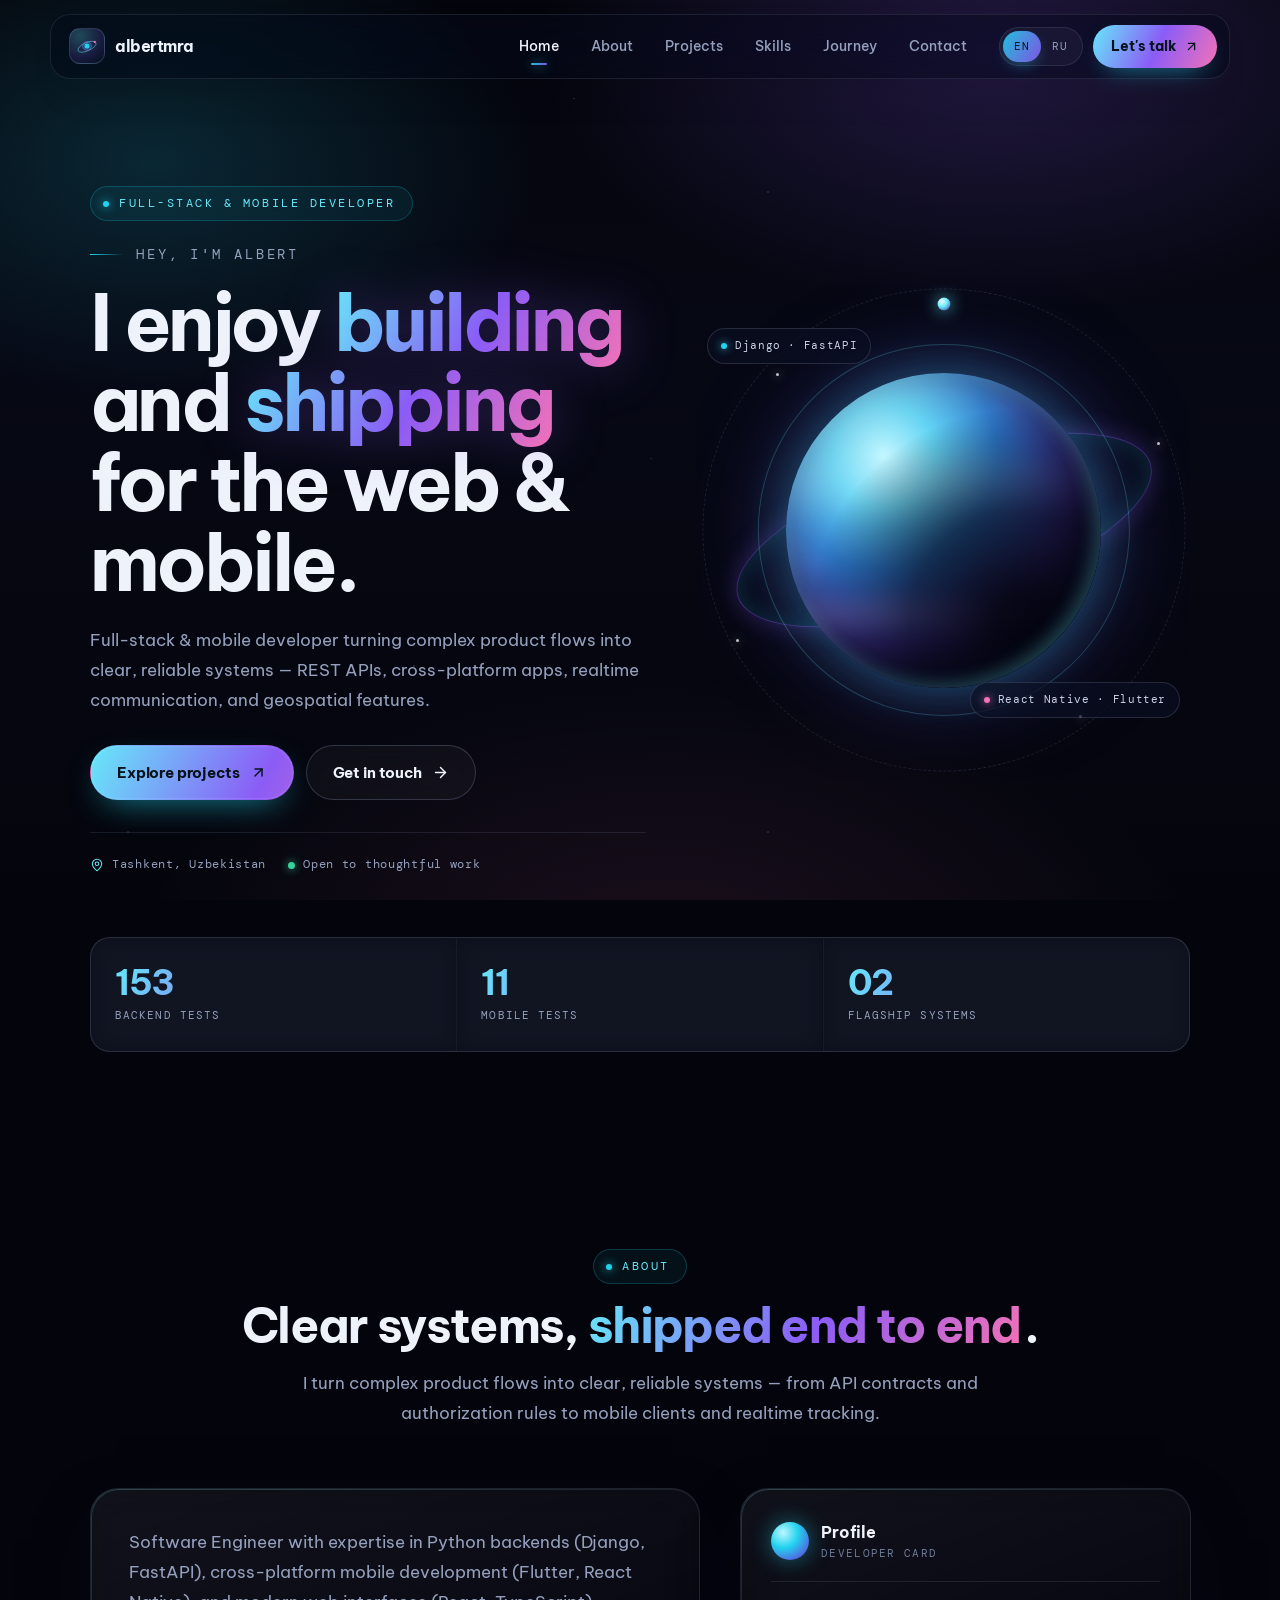
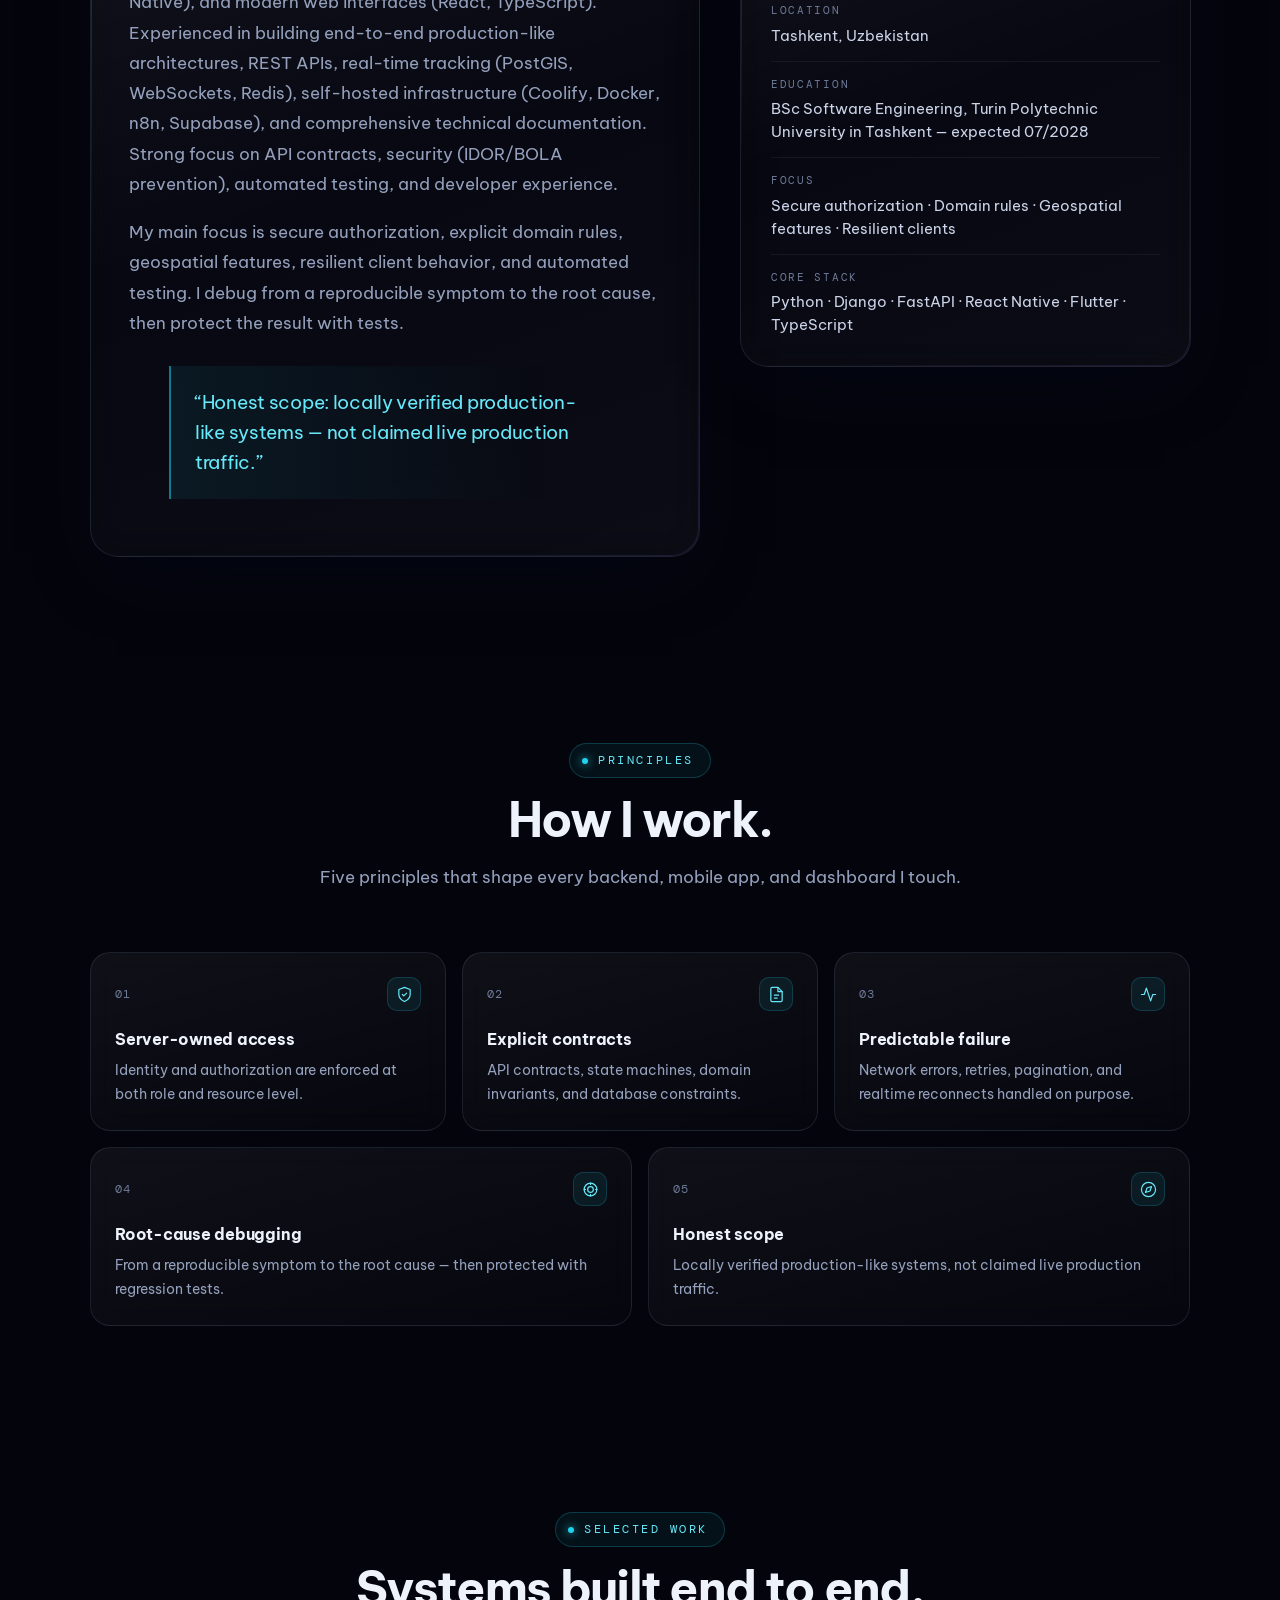
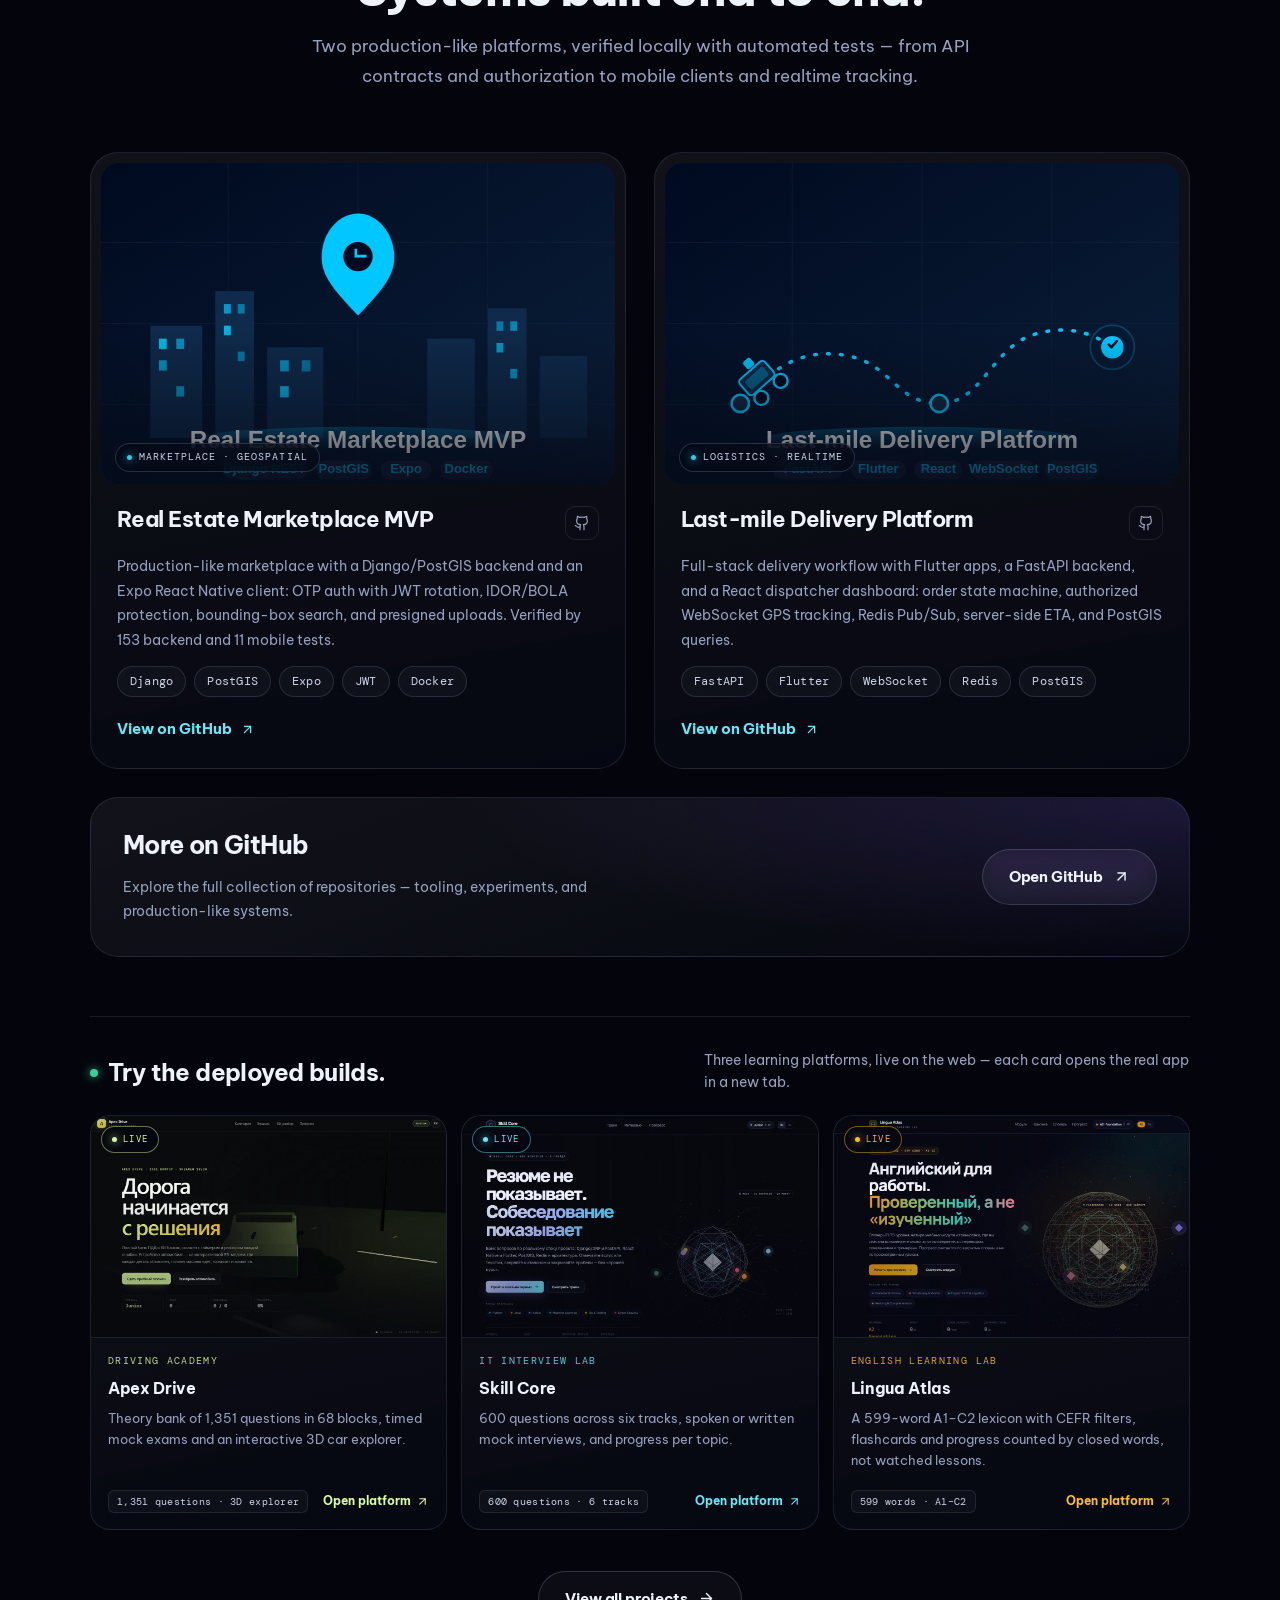
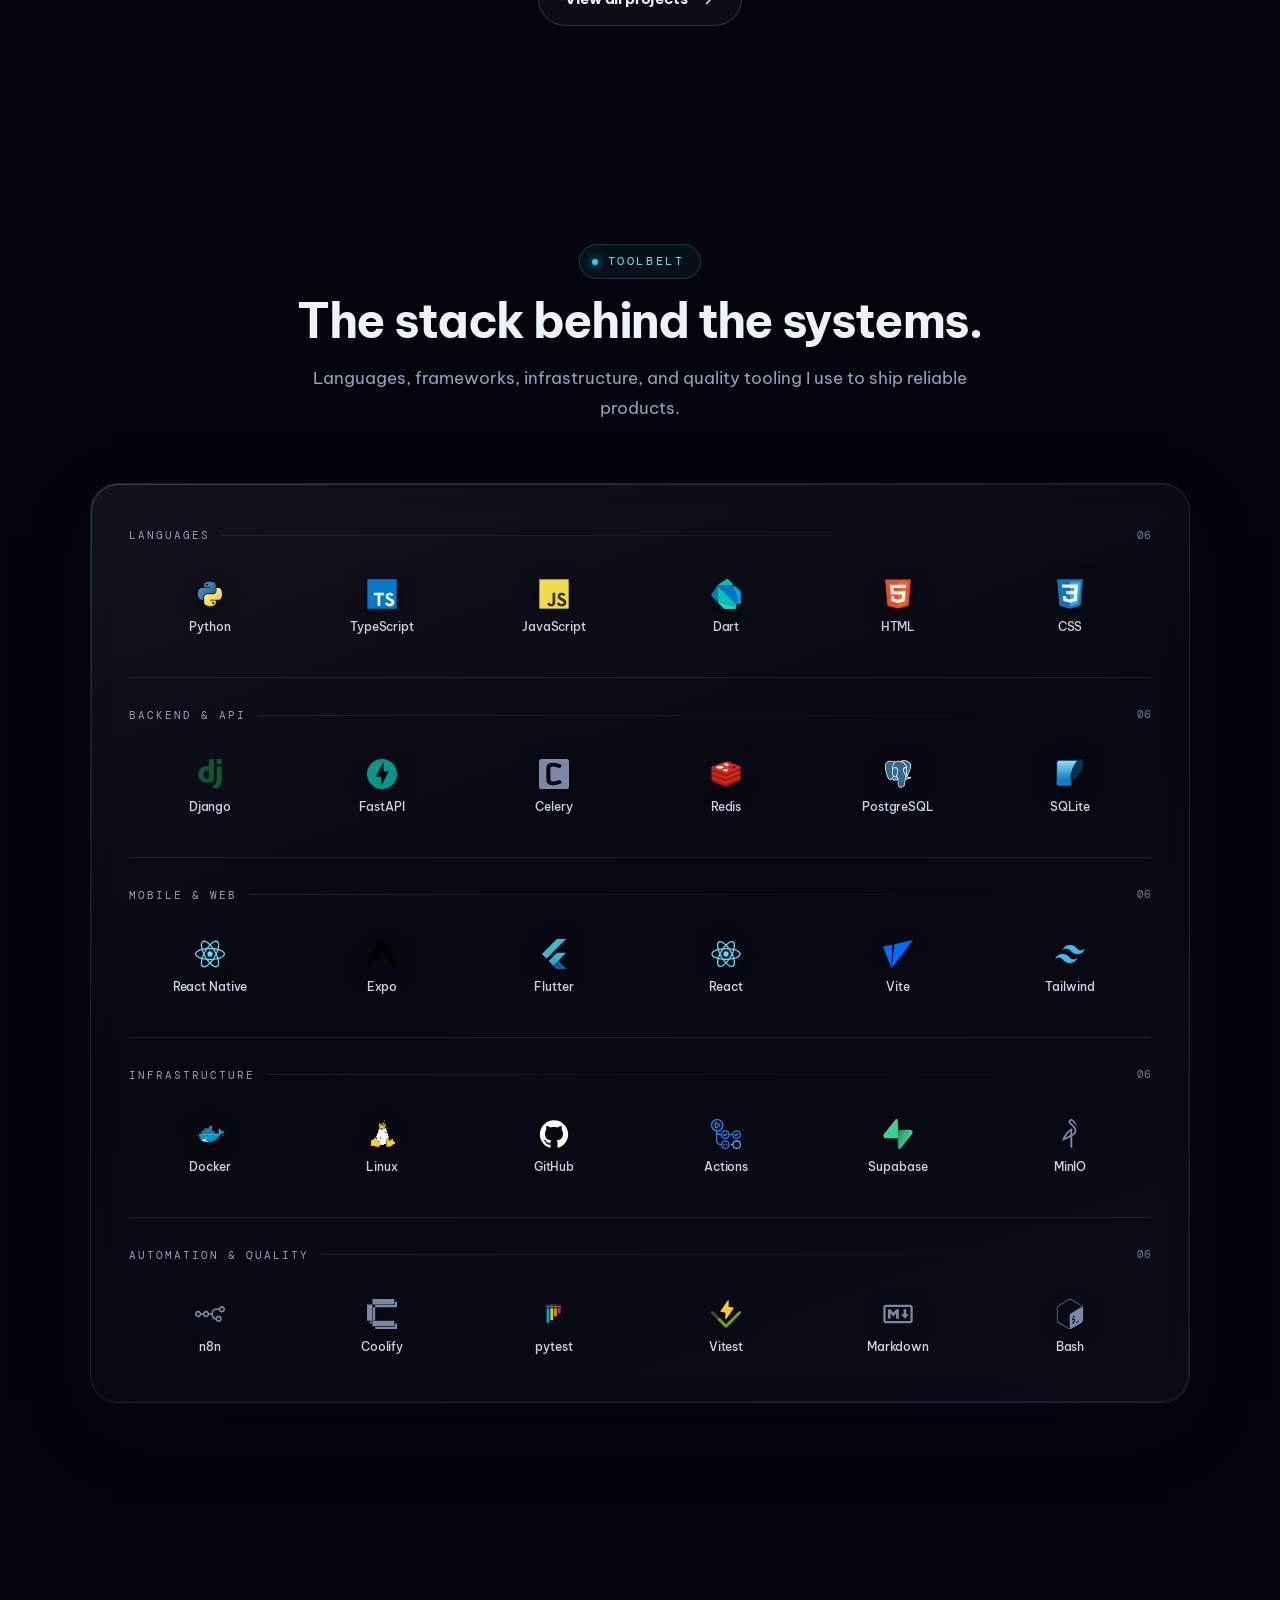
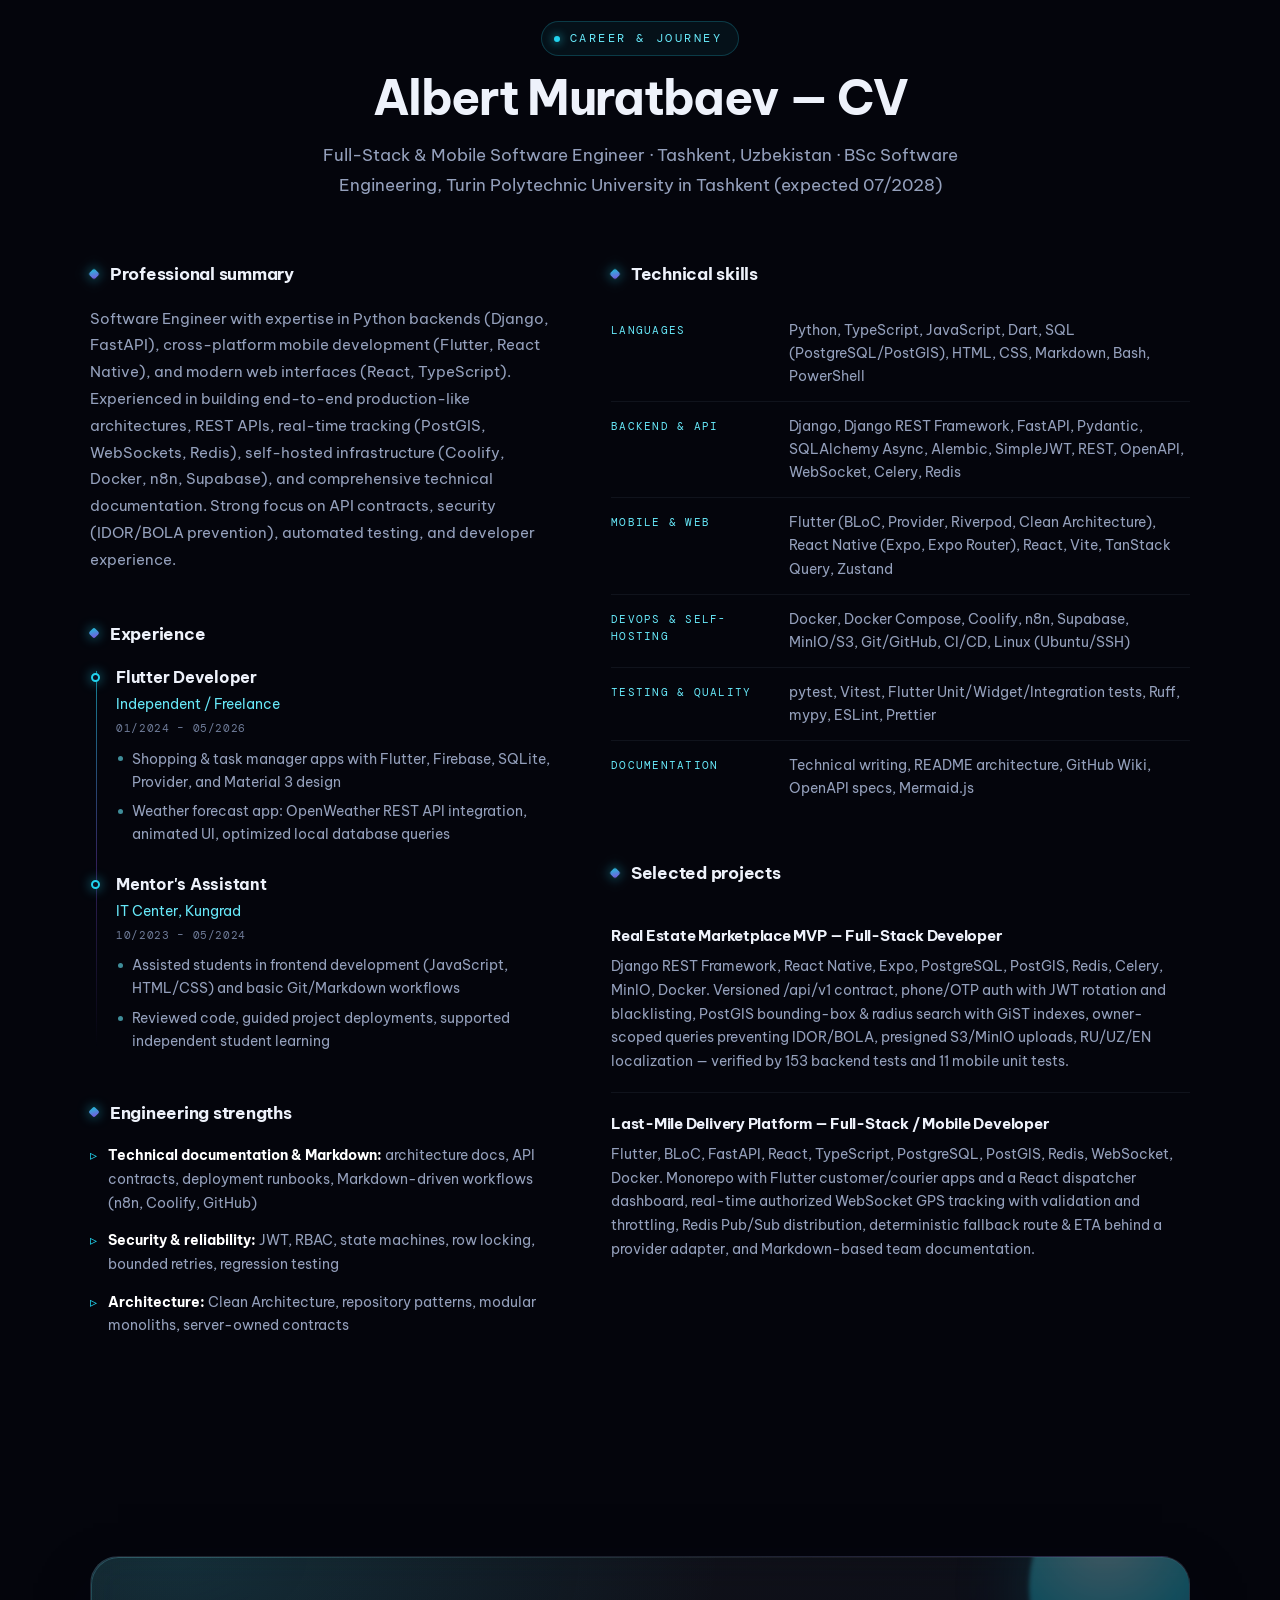
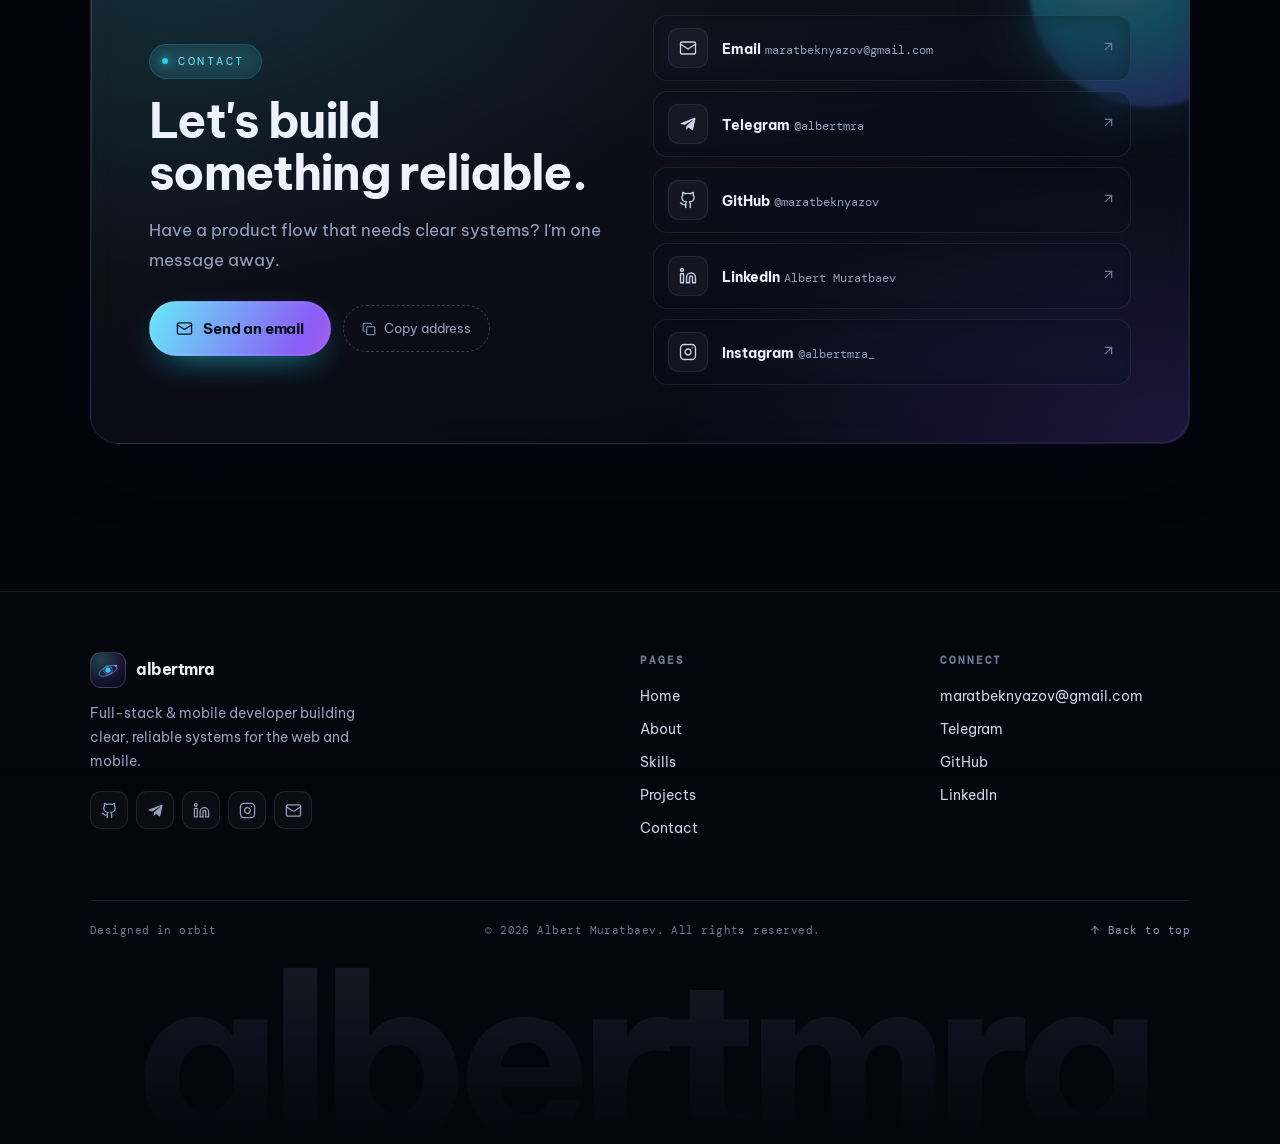
<file: index.html>
<!DOCTYPE html>
<html lang="en">
<head>
  <meta charset="utf-8">
  <meta name="viewport" content="width=device-width, initial-scale=1">
  <title>Albert Muratbaev — Full-stack &amp; Mobile Developer</title>
  <link rel="apple-touch-icon" sizes="180x180" href="static/favicon/apple-touch-icon.png">
  <link rel="icon" type="image/png" sizes="32x32" href="static/favicon/favicon-32x32.png">
  <link rel="icon" type="image/png" sizes="16x16" href="static/favicon/favicon-16x16.png">
  <link rel="manifest" href="static/favicon/site.webmanifest">
  <link rel="icon" type="image/svg+xml" href="static/favicon/favicon-red.svg">
  <meta name="title" content="Albert Muratbaev — Full-stack &amp; Mobile Developer">
  <meta name="description" content="Full-stack and mobile developer turning complex product flows into clear, reliable systems with Python, Django, FastAPI, React Native, and Flutter.">
  <meta property="og:type" content="website">
  <meta property="og:title" content="Albert Muratbaev — Full-stack &amp; Mobile Developer">
  <meta property="og:description" content="Full-stack and mobile developer turning complex product flows into clear, reliable systems with Python, Django, FastAPI, React Native, and Flutter.">
  <meta name="twitter:card" content="summary">
  <meta name="twitter:title" content="Albert Muratbaev — Full-stack &amp; Mobile Developer">
  <meta name="twitter:description" content="Full-stack and mobile developer turning complex product flows into clear, reliable systems with Python, Django, FastAPI, React Native, and Flutter.">
  <meta name="theme-color" content="#04050c">
  <link rel="preload" as="image" href="static/projects/real-estate-marketplace.svg">
  <link rel="preload" as="image" href="static/projects/last-mile-delivery.svg">
  <link rel="preload" as="image" href="gh/devicons/devicon/icons/python/python-original.svg">
  <link rel="stylesheet" href="static/space.css">
  <script>
    /* Language boot before first paint: keeps <html lang> correct for a11y and SEO. */
    (function () {
      try {
        var saved = localStorage.getItem('albert.lang');
        if (saved === 'en' || saved === 'ru') {
          document.documentElement.lang = saved;
          document.documentElement.setAttribute('data-lang', saved);
        }
      } catch (e) {}
    })();
  </script>
</head>
<body data-page="home">
  <a class="skip" href="#main">Skip to content</a>
  <canvas id="starfield" aria-hidden="true"></canvas>

  <!-- Navigation -->
  <header class="nav" id="nav">
    <div class="nav__inner">
      <a class="brand" href="index.html" aria-label="albertmra — home">
        <span class="brand__mark" aria-hidden="true">
          <svg viewBox="0 0 32 32" fill="none">
            <ellipse cx="16" cy="17" rx="13" ry="5.5" stroke="#67e8f9" stroke-width="1.1" opacity=".55" transform="rotate(-24 16 17)"/>
            <circle cx="16" cy="16" r="6.2" fill="#22d3ee" opacity=".16"/>
            <circle cx="16" cy="16" r="3.4" fill="#22d3ee"/>
            <circle cx="16" cy="16" r="5.7" stroke="#8b5cf6" stroke-width="1" opacity=".85"/>
            <circle cx="26.4" cy="10.6" r="1.5" fill="#f472b6"/>
          </svg>
        </span>
        <span class="brand__name" aria-hidden="true"><span>a</span><span>l</span><span>b</span><span>e</span><span>r</span><span>t</span><span>m</span><span>r</span><span>a</span></span>
      </a>

      <nav class="nav__links" aria-label="Primary">
        <a class="nav__link is-active" href="#top" data-i18n="nav.home">Home</a>
        <a class="nav__link" href="#about" data-i18n="nav.about">About</a>
        <a class="nav__link" href="#projects" data-i18n="nav.projects">Projects</a>
        <a class="nav__link" href="#skills" data-i18n="nav.skills">Skills</a>
        <a class="nav__link" href="#journey" data-i18n="nav.journey">Journey</a>
        <a class="nav__link" href="#contact" data-i18n="nav.contact">Contact</a>
      </nav>

      <div class="nav__actions">
        <div class="lang" role="group" aria-label="Language" data-i18n-aria="nav.lang">
          <button class="lang__btn" type="button" data-lang="en" aria-pressed="true">EN</button>
          <button class="lang__btn" type="button" data-lang="ru" aria-pressed="false">RU</button>
        </div>
        <a class="nav__cta" href="#contact">
          <span data-i18n="nav.cta">Let's talk</span>
          <svg viewBox="0 0 24 24" fill="none" stroke="currentColor" stroke-width="2" stroke-linecap="round" stroke-linejoin="round" aria-hidden="true"><path d="M7 17 17 7"/><path d="M7 7h10v10"/></svg>
        </a>
        <button class="burger" type="button" aria-expanded="false" aria-controls="mobileMenu" aria-label="Open menu" data-i18n-aria="nav.menu">
          <svg class="icon-open" viewBox="0 0 24 24" fill="none" stroke="currentColor" stroke-width="1.8" stroke-linecap="round" aria-hidden="true"><path d="M3 7h18"/><path d="M3 12h18"/><path d="M3 17h18"/></svg>
          <svg class="icon-close" viewBox="0 0 24 24" fill="none" stroke="currentColor" stroke-width="1.8" stroke-linecap="round" aria-hidden="true"><path d="M18 6 6 18"/><path d="M6 6l12 12"/></svg>
        </button>
      </div>
    </div>
  </header>

  <div class="mobile-menu" id="mobileMenu">
    <nav class="mobile-menu__links" aria-label="Mobile">
      <a class="mobile-menu__link" href="#top"><span data-i18n="nav.home">Home</span><span>01</span></a>
      <a class="mobile-menu__link" href="#about"><span data-i18n="nav.about">About</span><span>02</span></a>
      <a class="mobile-menu__link" href="#projects"><span data-i18n="nav.projects">Projects</span><span>03</span></a>
      <a class="mobile-menu__link" href="#skills"><span data-i18n="nav.skills">Skills</span><span>04</span></a>
      <a class="mobile-menu__link" href="#journey"><span data-i18n="nav.journey">Journey</span><span>05</span></a>
      <a class="mobile-menu__link" href="#contact"><span data-i18n="nav.contact">Contact</span><span>06</span></a>
    </nav>
    <div class="mobile-menu__foot">
      <div class="mobile-menu__socials">
        <a class="social" href="https://github.com/maratbeknyazov/" target="_blank" rel="noreferrer" aria-label="GitHub">
          <svg viewBox="0 0 24 24" fill="none" stroke="currentColor" stroke-width="1.8" stroke-linecap="round" stroke-linejoin="round" aria-hidden="true"><path d="M15 22v-4a4.8 4.8 0 0 0-1-3.5c3 0 6-2 6-5.5.08-1.25-.27-2.48-1-3.5.28-1.15.28-2.35 0-3.5 0 0-1 0-3 1.5-2.64-.5-5.36-.5-8 0C6 2 5 2 5 2c-.3 1.15-.3 2.35 0 3.5A5.403 5.403 0 0 0 4 9c0 3.5 3 5.5 6 5.5-.39.49-.68 1.05-.85 1.65-.17.6-.22 1.23-.15 1.85v4"/><path d="M9 18c-4.51 2-5-2-7-2"/></svg>
        </a>
        <a class="social" href="https://t.me/albertmra" target="_blank" rel="noreferrer" aria-label="Telegram">
          <svg viewBox="0 0 24 24" fill="currentColor" aria-hidden="true"><path d="M20.665 3.717l-17.73 6.837c-1.21.486-1.203 1.161-.222 1.462l4.552 1.42 10.532-6.645c.498-.303.953-.14.579.192l-8.533 7.701h-.002l-.313 4.674c.458 0 .66-.21.916-.457l2.199-2.138 4.574 3.379c.843.465 1.448.226 1.658-.782l2.998-14.128c.308-1.233-.473-1.794-1.549-1.313z"/></svg>
        </a>
        <a class="social" href="https://www.linkedin.com/in/albert-muratbaev-a39ba4373/" target="_blank" rel="noreferrer" aria-label="LinkedIn">
          <svg viewBox="0 0 24 24" fill="none" stroke="currentColor" stroke-width="1.8" stroke-linecap="round" stroke-linejoin="round" aria-hidden="true"><path d="M16 8a6 6 0 0 1 6 6v7h-4v-7a2 2 0 0 0-2-2 2 2 0 0 0-2 2v7h-4v-7a6 6 0 0 1 6-6z"/><rect width="4" height="12" x="2" y="9"/><circle cx="4" cy="4" r="2"/></svg>
        </a>
        <a class="social" href="https://www.instagram.com/albertmra_/" target="_blank" rel="noreferrer" aria-label="Instagram">
          <svg viewBox="0 0 24 24" fill="none" stroke="currentColor" stroke-width="1.8" stroke-linecap="round" stroke-linejoin="round" aria-hidden="true"><rect width="20" height="20" x="2" y="2" rx="5" ry="5"/><path d="M16 11.37A4 4 0 1 1 12.63 8 4 4 0 0 1 16 11.37z"/><line x1="17.5" x2="17.51" y1="6.5" y2="6.5"/></svg>
        </a>
        <a class="social" href="mailto:maratbeknyazov@gmail.com" aria-label="Email">
          <svg viewBox="0 0 24 24" fill="none" stroke="currentColor" stroke-width="1.8" stroke-linecap="round" stroke-linejoin="round" aria-hidden="true"><path d="m22 7-8.991 5.727a2 2 0 0 1-2.009 0L2 7"/><rect x="2" y="4" width="20" height="16" rx="2"/></svg>
        </a>
      </div>
      <p class="mobile-menu__note">Tashkent, Uzbekistan · maratbeknyazov@gmail.com</p>
    </div>
  </div>

  <main id="main">
    <!-- Hero -->
    <section class="hero" id="top">
      <div class="wrap">
        <div class="hero__grid">
          <div class="hero__copy">
            <span class="eyebrow hero__badge" data-i18n="hero.badge">Full-stack &amp; Mobile Developer</span>
            <p class="hero__hello" data-i18n="hero.hello">Hey, I'm Albert</p>
            <h1 class="display hero__title" data-i18n-html="hero.titleHtml">I enjoy <span class="grad-text glow">building</span> and <span class="grad-text glow">shipping</span> for the web &amp; mobile.</h1>
            <p class="lead hero__lead" data-i18n="hero.lead">Full-stack &amp; mobile developer turning complex product flows into clear, reliable systems — REST APIs, cross-platform apps, realtime communication, and geospatial features.</p>
            <div class="hero__actions">
              <a class="btn btn--primary" href="#projects">
                <span data-i18n="hero.ctaWork">Explore projects</span>
                <svg class="arrow" viewBox="0 0 24 24" fill="none" stroke="currentColor" stroke-width="2" stroke-linecap="round" stroke-linejoin="round" aria-hidden="true"><path d="M7 17 17 7"/><path d="M7 7h10v10"/></svg>
              </a>
              <a class="btn btn--ghost" href="#contact">
                <span data-i18n="hero.ctaContact">Get in touch</span>
                <svg class="arrow" viewBox="0 0 24 24" fill="none" stroke="currentColor" stroke-width="2" stroke-linecap="round" stroke-linejoin="round" aria-hidden="true"><path d="M5 12h14"/><path d="m12 5 7 7-7 7"/></svg>
              </a>
            </div>
            <div class="hero__meta">
              <span class="hero__meta-item">
                <svg viewBox="0 0 24 24" fill="none" stroke="currentColor" stroke-width="1.8" stroke-linecap="round" stroke-linejoin="round" aria-hidden="true"><path d="M20 10c0 6-8 12-8 12s-8-6-8-12a8 8 0 0 1 16 0Z"/><circle cx="12" cy="10" r="3"/></svg>
                <span data-i18n="hero.location">Tashkent, Uzbekistan</span>
              </span>
              <span class="hero__meta-item">
                <span class="live-dot" aria-hidden="true"></span>
                <span data-i18n="hero.focus">Open to thoughtful work</span>
              </span>
            </div>
          </div>

          <div class="hero__visual" aria-hidden="true">
            <div class="scene">
              <div class="scene__halo"></div>
              <div class="ring ring--dashed"></div>
              <div class="ring ring--solid"></div>
              <div class="orbit orbit--slow"><span class="moon"></span></div>
              <div class="planet-wrap">
                <div class="planet">
                  <div class="planet__bands"></div>
                  <div class="planet__shade"></div>
                  <div class="planet__rim"></div>
                </div>
                <div class="ring"></div>
              </div>
              <div class="orbit"><span class="moon"></span></div>
              <span class="spark" style="top:18%;left:16%;animation-delay:0.4s"></span>
              <span class="spark" style="top:72%;left:8%;animation-delay:1.8s"></span>
              <span class="spark" style="top:32%;right:6%;animation-delay:2.6s"></span>
              <span class="spark" style="bottom:12%;right:22%;animation-delay:1.1s"></span>
              <div class="scene__badge scene__badge--one"><i></i><span data-i18n="hero.cardOne">Django · FastAPI</span></div>
              <div class="scene__badge scene__badge--two"><i></i><span data-i18n="hero.cardTwo">React Native · Flutter</span></div>
            </div>
          </div>
        </div>

        <div class="stats" data-reveal>
          <div class="stat">
            <div class="stat__value">153</div>
            <div class="stat__label" data-i18n="stats.tests">Backend tests</div>
          </div>
          <div class="stat">
            <div class="stat__value">11</div>
            <div class="stat__label" data-i18n="stats.mobile">Mobile tests</div>
          </div>
          <div class="stat">
            <div class="stat__value">02</div>
            <div class="stat__label" data-i18n="stats.systems">Flagship systems</div>
          </div>
        </div>
      </div>
    </section>

    <!-- About -->
    <section class="section" id="about">
      <div class="wrap">
        <div class="section-head" data-reveal>
          <span class="eyebrow" data-i18n="about.eyebrow">About</span>
          <h2 class="h2" data-i18n-html="about.titleHtml">Clear systems, <span class="grad-text">shipped end to end</span>.</h2>
          <p class="lead" data-i18n="about.lead">I turn complex product flows into clear, reliable systems — from API contracts and authorization rules to mobile clients and realtime tracking.</p>
        </div>

        <div class="about__grid">
          <div class="about__body panel" data-reveal>
            <p class="lead" data-i18n="about.body1">Software Engineer with expertise in Python backends (Django, FastAPI), cross-platform mobile development (Flutter, React Native), and modern web interfaces (React, TypeScript). Experienced in building end-to-end production-like architectures, REST APIs, real-time tracking (PostGIS, WebSockets, Redis), self-hosted infrastructure (Coolify, Docker, n8n, Supabase), and comprehensive technical documentation. Strong focus on API contracts, security (IDOR/BOLA prevention), automated testing, and developer experience.</p>
            <p class="lead" data-i18n="about.body2">My main focus is secure authorization, explicit domain rules, geospatial features, resilient client behavior, and automated testing. I debug from a reproducible symptom to the root cause, then protect the result with tests.</p>
            <blockquote class="about__quote"><span aria-hidden="true">“</span><span data-i18n="about.quote">Honest scope: locally verified production-like systems — not claimed live production traffic.</span><span aria-hidden="true">”</span></blockquote>
          </div>

          <aside class="profile panel" data-reveal style="--d:0.12s">
            <div class="profile__head">
              <span class="profile__orb" aria-hidden="true"></span>
              <div>
                <div class="profile__title" data-i18n="about.profile">Profile</div>
                <div class="profile__sub" data-i18n="about.profileSub">Developer card</div>
              </div>
            </div>
            <div class="profile__row">
              <span class="profile__label" data-i18n="about.location">Location</span>
              <span class="profile__value" data-i18n="about.locationValue">Tashkent, Uzbekistan</span>
            </div>
            <div class="profile__row">
              <span class="profile__label" data-i18n="about.education">Education</span>
              <span class="profile__value" data-i18n="about.educationValue">BSc Software Engineering, Turin Polytechnic University in Tashkent — expected 07/2028</span>
            </div>
            <div class="profile__row">
              <span class="profile__label" data-i18n="about.focus">Focus</span>
              <span class="profile__value" data-i18n="about.focusValue">Secure authorization · Domain rules · Geospatial features · Resilient clients</span>
            </div>
            <div class="profile__row">
              <span class="profile__label" data-i18n="about.stack">Core stack</span>
              <span class="profile__value" data-i18n="about.stackValue">Python · Django · FastAPI · React Native · Flutter · TypeScript</span>
            </div>
          </aside>
        </div>
      </div>
    </section>

    <!-- Principles -->
    <section class="section section--tight">
      <div class="wrap">
        <div class="section-head" data-reveal>
          <span class="eyebrow" data-i18n="hl.eyebrow">Principles</span>
          <h2 class="h2" data-i18n="hl.title">How I work.</h2>
          <p class="lead" data-i18n="hl.lead">Five principles that shape every backend, mobile app, and dashboard I touch.</p>
        </div>

        <div class="cards">
          <article class="hl-card" data-reveal>
            <div class="hl-card__top">
              <span class="hl-card__num">01</span>
              <span class="hl-card__icon" aria-hidden="true"><svg viewBox="0 0 24 24" fill="none" stroke="currentColor" stroke-width="1.7" stroke-linecap="round" stroke-linejoin="round"><path d="M12 22s8-4 8-10V5l-8-3-8 3v7c0 6 8 10 8 10Z"/><path d="m9 12 2 2 4-4"/></svg></span>
            </div>
            <h3 class="hl-card__title" data-i18n="hl.1t">Server-owned access</h3>
            <p class="hl-card__text" data-i18n="hl.1x">Identity and authorization are enforced at both role and resource level.</p>
          </article>
          <article class="hl-card" data-reveal style="--d:0.06s">
            <div class="hl-card__top">
              <span class="hl-card__num">02</span>
              <span class="hl-card__icon" aria-hidden="true"><svg viewBox="0 0 24 24" fill="none" stroke="currentColor" stroke-width="1.7" stroke-linecap="round" stroke-linejoin="round"><path d="M14 2H6a2 2 0 0 0-2 2v16a2 2 0 0 0 2 2h12a2 2 0 0 0 2-2V8Z"/><path d="M14 2v6h6"/><path d="M9 13h6"/><path d="M9 17h4"/></svg></span>
            </div>
            <h3 class="hl-card__title" data-i18n="hl.2t">Explicit contracts</h3>
            <p class="hl-card__text" data-i18n="hl.2x">API contracts, state machines, domain invariants, and database constraints.</p>
          </article>
          <article class="hl-card" data-reveal style="--d:0.12s">
            <div class="hl-card__top">
              <span class="hl-card__num">03</span>
              <span class="hl-card__icon" aria-hidden="true"><svg viewBox="0 0 24 24" fill="none" stroke="currentColor" stroke-width="1.7" stroke-linecap="round" stroke-linejoin="round"><path d="M22 12h-4l-3 9L9 3l-3 9H2"/></svg></span>
            </div>
            <h3 class="hl-card__title" data-i18n="hl.3t">Predictable failure</h3>
            <p class="hl-card__text" data-i18n="hl.3x">Network errors, retries, pagination, and realtime reconnects handled on purpose.</p>
          </article>
          <article class="hl-card" data-reveal>
            <div class="hl-card__top">
              <span class="hl-card__num">04</span>
              <span class="hl-card__icon" aria-hidden="true"><svg viewBox="0 0 24 24" fill="none" stroke="currentColor" stroke-width="1.7" stroke-linecap="round" stroke-linejoin="round"><circle cx="12" cy="12" r="9"/><circle cx="12" cy="12" r="4"/><path d="M12 3v2M12 19v2M3 12h2M19 12h2"/></svg></span>
            </div>
            <h3 class="hl-card__title" data-i18n="hl.4t">Root-cause debugging</h3>
            <p class="hl-card__text" data-i18n="hl.4x">From a reproducible symptom to the root cause — then protected with regression tests.</p>
          </article>
          <article class="hl-card" data-reveal style="--d:0.08s">
            <div class="hl-card__top">
              <span class="hl-card__num">05</span>
              <span class="hl-card__icon" aria-hidden="true"><svg viewBox="0 0 24 24" fill="none" stroke="currentColor" stroke-width="1.7" stroke-linecap="round" stroke-linejoin="round"><circle cx="12" cy="12" r="10"/><path d="m16.24 7.76-2.12 6.36-6.36 2.12 2.12-6.36 6.36-2.12z"/></svg></span>
            </div>
            <h3 class="hl-card__title" data-i18n="hl.5t">Honest scope</h3>
            <p class="hl-card__text" data-i18n="hl.5x">Locally verified production-like systems, not claimed live production traffic.</p>
          </article>
        </div>
      </div>
    </section>

    <!-- Projects -->
    <section class="section" id="projects">
      <div class="wrap">
        <div class="section-head" data-reveal>
          <span class="eyebrow" data-i18n="projects.eyebrow">Selected work</span>
          <h2 class="h2" data-i18n="projects.title">Systems built end to end.</h2>
          <p class="lead" data-i18n="projects.lead">Two production-like platforms, verified locally with automated tests — from API contracts and authorization to mobile clients and realtime tracking.</p>
        </div>

        <div class="projects__grid">
          <article class="project" data-reveal>
            <div class="project__media">
              <img src="static/projects/real-estate-marketplace.svg" width="1200" height="750" alt="Real Estate Marketplace MVP interface preview">
              <span class="project__kind"><i aria-hidden="true"></i><span data-i18n="projects.p1kind">Marketplace · Geospatial</span></span>
            </div>
            <div class="project__body">
              <div class="project__head">
                <h3 class="project__title"><a href="https://github.com/maratbeknyazov/" target="_blank" rel="noreferrer">Real Estate Marketplace MVP</a></h3>
                <a class="project__gh" href="https://github.com/maratbeknyazov/" target="_blank" rel="noreferrer" aria-label="Real Estate Marketplace MVP on GitHub">
                  <svg viewBox="0 0 24 24" fill="none" stroke="currentColor" stroke-width="1.8" stroke-linecap="round" stroke-linejoin="round" aria-hidden="true"><path d="M15 22v-4a4.8 4.8 0 0 0-1-3.5c3 0 6-2 6-5.5.08-1.25-.27-2.48-1-3.5.28-1.15.28-2.35 0-3.5 0 0-1 0-3 1.5-2.64-.5-5.36-.5-8 0C6 2 5 2 5 2c-.3 1.15-.3 2.35 0 3.5A5.403 5.403 0 0 0 4 9c0 3.5 3 5.5 6 5.5-.39.49-.68 1.05-.85 1.65-.17.6-.22 1.23-.15 1.85v4"/><path d="M9 18c-4.51 2-5-2-7-2"/></svg>
                </a>
              </div>
              <p class="project__text" data-i18n="projects.p1text">Production-like marketplace with a Django/PostGIS backend and an Expo React Native client: OTP auth with JWT rotation, IDOR/BOLA protection, bounding-box search, and presigned uploads. Verified by 153 backend and 11 mobile tests.</p>
              <ul class="tags">
                <li class="tag">Django</li>
                <li class="tag">PostGIS</li>
                <li class="tag">Expo</li>
                <li class="tag">JWT</li>
                <li class="tag">Docker</li>
              </ul>
              <div class="project__foot">
                <a class="text-link" href="https://github.com/maratbeknyazov/" target="_blank" rel="noreferrer">
                  <span data-i18n="projects.open">View on GitHub</span>
                  <svg viewBox="0 0 24 24" fill="none" stroke="currentColor" stroke-width="2" stroke-linecap="round" stroke-linejoin="round" aria-hidden="true"><path d="M7 17 17 7"/><path d="M7 7h10v10"/></svg>
                </a>
              </div>
            </div>
          </article>

          <article class="project" data-reveal style="--d:0.08s">
            <div class="project__media">
              <img src="static/projects/last-mile-delivery.svg" width="1200" height="750" alt="Last-mile Delivery Platform interface preview">
              <span class="project__kind"><i aria-hidden="true"></i><span data-i18n="projects.p2kind">Logistics · Realtime</span></span>
            </div>
            <div class="project__body">
              <div class="project__head">
                <h3 class="project__title"><a href="https://github.com/maratbeknyazov/" target="_blank" rel="noreferrer">Last-mile Delivery Platform</a></h3>
                <a class="project__gh" href="https://github.com/maratbeknyazov/" target="_blank" rel="noreferrer" aria-label="Last-mile Delivery Platform on GitHub">
                  <svg viewBox="0 0 24 24" fill="none" stroke="currentColor" stroke-width="1.8" stroke-linecap="round" stroke-linejoin="round" aria-hidden="true"><path d="M15 22v-4a4.8 4.8 0 0 0-1-3.5c3 0 6-2 6-5.5.08-1.25-.27-2.48-1-3.5.28-1.15.28-2.35 0-3.5 0 0-1 0-3 1.5-2.64-.5-5.36-.5-8 0C6 2 5 2 5 2c-.3 1.15-.3 2.35 0 3.5A5.403 5.403 0 0 0 4 9c0 3.5 3 5.5 6 5.5-.39.49-.68 1.05-.85 1.65-.17.6-.22 1.23-.15 1.85v4"/><path d="M9 18c-4.51 2-5-2-7-2"/></svg>
                </a>
              </div>
              <p class="project__text" data-i18n="projects.p2text">Full-stack delivery workflow with Flutter apps, a FastAPI backend, and a React dispatcher dashboard: order state machine, authorized WebSocket GPS tracking, Redis Pub/Sub, server-side ETA, and PostGIS queries.</p>
              <ul class="tags">
                <li class="tag">FastAPI</li>
                <li class="tag">Flutter</li>
                <li class="tag">WebSocket</li>
                <li class="tag">Redis</li>
                <li class="tag">PostGIS</li>
              </ul>
              <div class="project__foot">
                <a class="text-link" href="https://github.com/maratbeknyazov/" target="_blank" rel="noreferrer">
                  <span data-i18n="projects.open">View on GitHub</span>
                  <svg viewBox="0 0 24 24" fill="none" stroke="currentColor" stroke-width="2" stroke-linecap="round" stroke-linejoin="round" aria-hidden="true"><path d="M7 17 17 7"/><path d="M7 7h10v10"/></svg>
                </a>
              </div>
            </div>
          </article>

          <article class="project project--more" data-reveal>
            <div class="project__body">
              <h3 class="project__title"><a href="https://github.com/maratbeknyazov/?tab=repositories" target="_blank" rel="noreferrer" data-i18n="projects.moreTitle">More on GitHub</a></h3>
              <p class="project__text" data-i18n="projects.moreText">Explore the full collection of repositories — tooling, experiments, and production-like systems.</p>
            </div>
            <a class="btn btn--ghost" href="https://github.com/maratbeknyazov/?tab=repositories" target="_blank" rel="noreferrer">
              <span data-i18n="projects.moreLink">Open GitHub</span>
              <svg class="arrow" viewBox="0 0 24 24" fill="none" stroke="currentColor" stroke-width="2" stroke-linecap="round" stroke-linejoin="round" aria-hidden="true"><path d="M7 17 17 7"/><path d="M7 7h10v10"/></svg>
            </a>
          </article>
        </div>

        <!-- Live platforms -->
        <div class="live-block" data-reveal>
          <div class="live-head">
            <h3 class="live-head__title" data-i18n="live.title">Try the deployed builds.</h3>
            <p class="live-head__note" data-i18n="live.lead">Three learning platforms, live on the web — each card opens the real app in a new tab.</p>
          </div>
          <div class="live-grid">
            <a class="live-card" style="--accent:#d9f99d;--accent-rgb:217,249,157" href="https://driving-school-platform-indol.vercel.app/" target="_blank" rel="noreferrer">
              <span class="live-card__shot">
                <img class="live-shot--main" src="static/shots/apex-hero.webp" width="1280" height="800" loading="lazy" alt="Apex Drive homepage with a 3D road scene" data-i18n-attr="alt:live.apex.alt">
                <img class="live-shot--alt" src="static/shots/apex-detail.webp" width="1280" height="724" loading="lazy" alt="" aria-hidden="true">
                <span class="live-card__badge"><i aria-hidden="true"></i><span data-i18n="live.badge">Live</span></span>
              </span>
              <span class="live-card__body">
                <span class="live-card__kind" data-i18n="live.apex.kind">Driving academy</span>
                <span class="live-card__name">Apex Drive</span>
                <span class="live-card__text" data-i18n="live.apex.text">Theory bank of 1,351 questions in 68 blocks, timed mock exams and an interactive 3D car explorer.</span>
                <span class="live-card__foot">
                  <span class="live-chip" data-i18n="live.apex.meta">1,351 questions · 3D explorer</span>
                  <span class="live-card__open"><span data-i18n="live.open">Open platform</span>
                    <svg viewBox="0 0 24 24" fill="none" stroke="currentColor" stroke-width="2" stroke-linecap="round" stroke-linejoin="round" aria-hidden="true"><path d="M7 17 17 7"/><path d="M7 7h10v10"/></svg>
                  </span>
                </span>
              </span>
            </a>

            <a class="live-card" style="--accent:#67e8f9;--accent-rgb:103,232,249" href="https://it-learning-platform-rho.vercel.app/" target="_blank" rel="noreferrer">
              <span class="live-card__shot">
                <img class="live-shot--main" src="static/shots/core-hero.webp" width="1280" height="800" loading="lazy" alt="Skill Core homepage with a 3D skill core" data-i18n-attr="alt:live.core.alt">
                <img class="live-shot--alt" src="static/shots/core-detail.webp" width="1280" height="724" loading="lazy" alt="" aria-hidden="true">
                <span class="live-card__badge"><i aria-hidden="true"></i><span data-i18n="live.badge">Live</span></span>
              </span>
              <span class="live-card__body">
                <span class="live-card__kind" data-i18n="live.core.kind">IT interview lab</span>
                <span class="live-card__name">Skill Core</span>
                <span class="live-card__text" data-i18n="live.core.text">600 questions across six tracks, spoken or written mock interviews, and progress per topic.</span>
                <span class="live-card__foot">
                  <span class="live-chip" data-i18n="live.core.meta">600 questions · 6 tracks</span>
                  <span class="live-card__open"><span data-i18n="live.open">Open platform</span>
                    <svg viewBox="0 0 24 24" fill="none" stroke="currentColor" stroke-width="2" stroke-linecap="round" stroke-linejoin="round" aria-hidden="true"><path d="M7 17 17 7"/><path d="M7 7h10v10"/></svg>
                  </span>
                </span>
              </span>
            </a>

            <a class="live-card" style="--accent:#fbbf24;--accent-rgb:251,191,36" href="https://english-learning-platform-iota-ten.vercel.app/" target="_blank" rel="noreferrer">
              <span class="live-card__shot">
                <img class="live-shot--main" src="static/shots/lingua-hero.webp" width="1280" height="800" loading="lazy" alt="Lingua Atlas homepage with a lexical globe" data-i18n-attr="alt:live.lingua.alt">
                <img class="live-shot--alt" src="static/shots/lingua-detail.webp" width="1280" height="724" loading="lazy" alt="" aria-hidden="true">
                <span class="live-card__badge"><i aria-hidden="true"></i><span data-i18n="live.badge">Live</span></span>
              </span>
              <span class="live-card__body">
                <span class="live-card__kind" data-i18n="live.lingua.kind">English learning lab</span>
                <span class="live-card__name">Lingua Atlas</span>
                <span class="live-card__text" data-i18n="live.lingua.text">A 599-word A1–C2 lexicon with CEFR filters, flashcards and progress counted by closed words, not watched lessons.</span>
                <span class="live-card__foot">
                  <span class="live-chip" data-i18n="live.lingua.meta">599 words · A1–C2</span>
                  <span class="live-card__open"><span data-i18n="live.open">Open platform</span>
                    <svg viewBox="0 0 24 24" fill="none" stroke="currentColor" stroke-width="2" stroke-linecap="round" stroke-linejoin="round" aria-hidden="true"><path d="M7 17 17 7"/><path d="M7 7h10v10"/></svg>
                  </span>
                </span>
              </span>
            </a>
          </div>
        </div>

        <div class="projects__cta" data-reveal>
          <a class="btn btn--ghost" href="projects.html">
            <span data-i18n="projects.viewAll">View all projects</span>
            <svg class="arrow" viewBox="0 0 24 24" fill="none" stroke="currentColor" stroke-width="2" stroke-linecap="round" stroke-linejoin="round" aria-hidden="true"><path d="M5 12h14"/><path d="m12 5 7 7-7 7"/></svg>
          </a>
        </div>
      </div>
    </section>

    <!-- Skills -->
    <section class="section" id="skills">
      <div class="wrap">
        <div class="section-head" data-reveal>
          <span class="eyebrow" data-i18n="skills.eyebrow">Toolbelt</span>
          <h2 class="h2" data-i18n="skills.title">The stack behind the systems.</h2>
          <p class="lead" data-i18n="skills.lead">Languages, frameworks, infrastructure, and quality tooling I use to ship reliable products.</p>
        </div>

        <div class="skill-panel panel" data-reveal>
          <div class="skill-group">
            <div class="skill-group__head">
              <span class="skill-group__title" data-i18n="skills.g1">Languages</span>
              <span class="skill-group__line" aria-hidden="true"></span>
              <span class="skill-group__count">06</span>
            </div>
            <div class="tools">
              <div class="tool" data-i18n-title="skills.tip.python"><img src="gh/devicons/devicon/icons/python/python-original.svg" width="30" height="30" alt="Python" loading="lazy"><span class="tool__name">Python</span><span class="tool__tip" data-i18n="skills.tip.python">Primary language</span></div>
              <div class="tool" data-i18n-title="skills.tip.typescript"><img src="gh/devicons/devicon/icons/typescript/typescript-original.svg" width="30" height="30" alt="TypeScript" loading="lazy"><span class="tool__name">TypeScript</span><span class="tool__tip" data-i18n="skills.tip.typescript">Core stack</span></div>
              <div class="tool" data-i18n-title="skills.tip.javascript"><img src="gh/devicons/devicon/icons/javascript/javascript-original.svg" width="30" height="30" alt="JavaScript" loading="lazy"><span class="tool__name">JavaScript</span><span class="tool__tip" data-i18n="skills.tip.javascript">Frontend &amp; scripts</span></div>
              <div class="tool" data-i18n-title="skills.tip.dart"><img src="gh/devicons/devicon/icons/dart/dart-original.svg" width="30" height="30" alt="Dart" loading="lazy"><span class="tool__name">Dart</span><span class="tool__tip" data-i18n="skills.tip.dart">Flutter apps</span></div>
              <div class="tool" data-i18n-title="skills.tip.html"><img src="gh/devicons/devicon/icons/html5/html5-original.svg" width="30" height="30" alt="HTML" loading="lazy"><span class="tool__name">HTML</span><span class="tool__tip" data-i18n="skills.tip.html">Markup</span></div>
              <div class="tool" data-i18n-title="skills.tip.css"><img src="gh/devicons/devicon/icons/css3/css3-original.svg" width="30" height="30" alt="CSS" loading="lazy"><span class="tool__name">CSS</span><span class="tool__tip" data-i18n="skills.tip.css">Styling</span></div>
            </div>
          </div>

          <div class="skill-group">
            <div class="skill-group__head">
              <span class="skill-group__title" data-i18n="skills.g2">Backend &amp; API</span>
              <span class="skill-group__line" aria-hidden="true"></span>
              <span class="skill-group__count">06</span>
            </div>
            <div class="tools">
              <div class="tool tool--bright" data-i18n-title="skills.tip.django"><img src="gh/devicons/devicon/icons/django/django-plain.svg" width="30" height="30" alt="Django" loading="lazy"><span class="tool__name">Django</span><span class="tool__tip" data-i18n="skills.tip.django">Primary framework</span></div>
              <div class="tool" data-i18n-title="skills.tip.fastapi"><img src="gh/devicons/devicon/icons/fastapi/fastapi-original.svg" width="30" height="30" alt="FastAPI" loading="lazy"><span class="tool__name">FastAPI</span><span class="tool__tip" data-i18n="skills.tip.fastapi">Async APIs</span></div>
              <div class="tool" data-i18n-title="skills.tip.celery"><img src="gh/devicons/devicon/icons/celery/celery-original.svg" width="30" height="30" alt="Celery" loading="lazy"><span class="tool__name">Celery</span><span class="tool__tip" data-i18n="skills.tip.celery">Background jobs</span></div>
              <div class="tool" data-i18n-title="skills.tip.redis"><img src="gh/devicons/devicon/icons/redis/redis-original.svg" width="30" height="30" alt="Redis" loading="lazy"><span class="tool__name">Redis</span><span class="tool__tip" data-i18n="skills.tip.redis">Cache &amp; Pub/Sub</span></div>
              <div class="tool" data-i18n-title="skills.tip.postgresql"><img src="gh/devicons/devicon/icons/postgresql/postgresql-original.svg" width="30" height="30" alt="PostgreSQL" loading="lazy"><span class="tool__name">PostgreSQL</span><span class="tool__tip" data-i18n="skills.tip.postgresql">PostGIS, geo queries</span></div>
              <div class="tool" data-i18n-title="skills.tip.sqlite"><img src="gh/devicons/devicon/icons/sqlite/sqlite-original.svg" width="30" height="30" alt="SQLite" loading="lazy"><span class="tool__name">SQLite</span><span class="tool__tip" data-i18n="skills.tip.sqlite">Local databases</span></div>
            </div>
          </div>

          <div class="skill-group">
            <div class="skill-group__head">
              <span class="skill-group__title" data-i18n="skills.g3">Mobile &amp; Web</span>
              <span class="skill-group__line" aria-hidden="true"></span>
              <span class="skill-group__count">06</span>
            </div>
            <div class="tools">
              <div class="tool" data-i18n-title="skills.tip.reactnative"><img src="gh/devicons/devicon/icons/reactnative/reactnative-original.svg" width="30" height="30" alt="React Native" loading="lazy"><span class="tool__name">React Native</span><span class="tool__tip" data-i18n="skills.tip.reactnative">Cross-platform apps</span></div>
              <div class="tool" data-i18n-title="skills.tip.expo"><img src="gh/devicons/devicon/icons/expo/expo-original.svg" width="30" height="30" alt="Expo" loading="lazy"><span class="tool__name">Expo</span><span class="tool__tip" data-i18n="skills.tip.expo">Mobile build &amp; routing</span></div>
              <div class="tool" data-i18n-title="skills.tip.flutter"><img src="gh/devicons/devicon/icons/flutter/flutter-original.svg" width="30" height="30" alt="Flutter" loading="lazy"><span class="tool__name">Flutter</span><span class="tool__tip" data-i18n="skills.tip.flutter">BLoC, Clean Architecture</span></div>
              <div class="tool" data-i18n-title="skills.tip.react"><img src="gh/devicons/devicon/icons/react/react-original.svg" width="30" height="30" alt="React" loading="lazy"><span class="tool__name">React</span><span class="tool__tip" data-i18n="skills.tip.react">Dashboards</span></div>
              <div class="tool" data-i18n-title="skills.tip.vite"><img src="gh/devicons/devicon/icons/vite/vite-original.svg" width="30" height="30" alt="Vite" loading="lazy"><span class="tool__name">Vite</span><span class="tool__tip" data-i18n="skills.tip.vite">Frontend tooling</span></div>
              <div class="tool" data-i18n-title="skills.tip.tailwind"><img src="gh/devicons/devicon/icons/tailwindcss/tailwindcss-original.svg" width="30" height="30" alt="Tailwind CSS" loading="lazy"><span class="tool__name">Tailwind</span><span class="tool__tip" data-i18n="skills.tip.tailwind">Utility styling</span></div>
            </div>
          </div>

          <div class="skill-group">
            <div class="skill-group__head">
              <span class="skill-group__title" data-i18n="skills.g4">Infrastructure</span>
              <span class="skill-group__line" aria-hidden="true"></span>
              <span class="skill-group__count">06</span>
            </div>
            <div class="tools">
              <div class="tool" data-i18n-title="skills.tip.docker"><img src="gh/devicons/devicon/icons/docker/docker-original.svg" width="30" height="30" alt="Docker" loading="lazy"><span class="tool__name">Docker</span><span class="tool__tip" data-i18n="skills.tip.docker">Containers &amp; Compose</span></div>
              <div class="tool" data-i18n-title="skills.tip.linux"><img src="gh/devicons/devicon/icons/linux/linux-original.svg" width="30" height="30" alt="Linux" loading="lazy"><span class="tool__name">Linux</span><span class="tool__tip" data-i18n="skills.tip.linux">Ubuntu, SSH</span></div>
              <div class="tool tool--invert" data-i18n-title="skills.tip.github"><img src="gh/devicons/devicon/icons/github/github-original.svg" width="30" height="30" alt="GitHub" loading="lazy"><span class="tool__name">GitHub</span><span class="tool__tip" data-i18n="skills.tip.github">Git hosting &amp; wikis</span></div>
              <div class="tool" data-i18n-title="skills.tip.actions"><img src="gh/devicons/devicon/icons/githubactions/githubactions-original.svg" width="30" height="30" alt="GitHub Actions" loading="lazy"><span class="tool__name">Actions</span><span class="tool__tip" data-i18n="skills.tip.actions">CI/CD pipelines</span></div>
              <div class="tool" data-i18n-title="skills.tip.supabase"><img src="gh/devicons/devicon/icons/supabase/supabase-original.svg" width="30" height="30" alt="Supabase" loading="lazy"><span class="tool__name">Supabase</span><span class="tool__tip" data-i18n="skills.tip.supabase">BaaS &amp; Postgres</span></div>
              <div class="tool" data-i18n-title="skills.tip.minio"><img src="gh/devicons/devicon/icons/minio/minio-original.svg" width="30" height="30" alt="MinIO" loading="lazy"><span class="tool__name">MinIO</span><span class="tool__tip" data-i18n="skills.tip.minio">S3-compatible storage</span></div>
            </div>
          </div>

          <div class="skill-group">
            <div class="skill-group__head">
              <span class="skill-group__title" data-i18n="skills.g5">Automation &amp; Quality</span>
              <span class="skill-group__line" aria-hidden="true"></span>
              <span class="skill-group__count">06</span>
            </div>
            <div class="tools">
              <div class="tool" data-i18n-title="skills.tip.n8n"><img src="gh/devicons/devicon/icons/n8n/n8n-original.svg" width="30" height="30" alt="n8n" loading="lazy"><span class="tool__name">n8n</span><span class="tool__tip" data-i18n="skills.tip.n8n">Workflow automation</span></div>
              <div class="tool" data-i18n-title="skills.tip.coolify"><img src="gh/devicons/devicon/icons/coolify/coolify-original.svg" width="30" height="30" alt="Coolify" loading="lazy"><span class="tool__name">Coolify</span><span class="tool__tip" data-i18n="skills.tip.coolify">Self-hosted PaaS</span></div>
              <div class="tool" data-i18n-title="skills.tip.pytest"><img src="gh/devicons/devicon/icons/pytest/pytest-original.svg" width="30" height="30" alt="pytest" loading="lazy"><span class="tool__name">pytest</span><span class="tool__tip" data-i18n="skills.tip.pytest">153+ tests across projects</span></div>
              <div class="tool" data-i18n-title="skills.tip.vitest"><img src="gh/devicons/devicon/icons/vitest/vitest-original.svg" width="30" height="30" alt="Vitest" loading="lazy"><span class="tool__name">Vitest</span><span class="tool__tip" data-i18n="skills.tip.vitest">Frontend tests</span></div>
              <div class="tool" data-i18n-title="skills.tip.markdown"><img src="gh/devicons/devicon/icons/markdown/markdown-original.svg" width="30" height="30" alt="Markdown" loading="lazy"><span class="tool__name">Markdown</span><span class="tool__tip" data-i18n="skills.tip.markdown">Docs &amp; wikis</span></div>
              <div class="tool" data-i18n-title="skills.tip.bash"><img src="gh/devicons/devicon/icons/bash/bash-original.svg" width="30" height="30" alt="Bash" loading="lazy"><span class="tool__name">Bash</span><span class="tool__tip" data-i18n="skills.tip.bash">Scripts &amp; deploys</span></div>
            </div>
          </div>
        </div>
      </div>
    </section>

    <!-- Journey / CV -->
    <section class="section" id="journey">
      <div class="wrap">
        <div class="section-head" data-reveal>
          <span class="eyebrow" data-i18n="journey.eyebrow">Career &amp; journey</span>
          <h2 class="h2" data-i18n="journey.title">Albert Muratbaev — CV</h2>
          <p class="lead" data-i18n="journey.lead">Full-Stack &amp; Mobile Software Engineer · Tashkent, Uzbekistan · BSc Software Engineering, Turin Polytechnic University in Tashkent (expected 07/2028)</p>
        </div>

        <div class="journey__grid">
          <div data-reveal>
            <div class="cv-block">
              <h3 class="cv-title" data-i18n="journey.summary">Professional summary</h3>
              <p class="cv-text" data-i18n="journey.summaryText">Software Engineer with expertise in Python backends (Django, FastAPI), cross-platform mobile development (Flutter, React Native), and modern web interfaces (React, TypeScript). Experienced in building end-to-end production-like architectures, REST APIs, real-time tracking (PostGIS, WebSockets, Redis), self-hosted infrastructure (Coolify, Docker, n8n, Supabase), and comprehensive technical documentation. Strong focus on API contracts, security (IDOR/BOLA prevention), automated testing, and developer experience.</p>
            </div>

            <div class="cv-block">
              <h3 class="cv-title" data-i18n="journey.exp">Experience</h3>
              <div class="timeline">
                <div class="tl-item">
                  <div class="tl-role" data-i18n="journey.role1">Flutter Developer</div>
                  <div class="tl-org" data-i18n="journey.org1">Independent / Freelance</div>
                  <div class="tl-date" data-i18n="journey.date1">01/2024 – 05/2026</div>
                  <ul class="bullets">
                    <li data-i18n="journey.b1a">Shopping &amp; task manager apps with Flutter, Firebase, SQLite, Provider, and Material 3 design</li>
                    <li data-i18n="journey.b1b">Weather forecast app: OpenWeather REST API integration, animated UI, optimized local database queries</li>
                  </ul>
                </div>
                <div class="tl-item">
                  <div class="tl-role" data-i18n="journey.role2">Mentor's Assistant</div>
                  <div class="tl-org" data-i18n="journey.org2">IT Center, Kungrad</div>
                  <div class="tl-date" data-i18n="journey.date2">10/2023 – 05/2024</div>
                  <ul class="bullets">
                    <li data-i18n="journey.b2a">Assisted students in frontend development (JavaScript, HTML/CSS) and basic Git/Markdown workflows</li>
                    <li data-i18n="journey.b2b">Reviewed code, guided project deployments, supported independent student learning</li>
                  </ul>
                </div>
              </div>
            </div>

            <div class="cv-block">
              <h3 class="cv-title" data-i18n="journey.strengths">Engineering strengths</h3>
              <ul class="strengths">
                <li><strong data-i18n="journey.st1">Technical documentation &amp; Markdown:</strong> <span data-i18n="journey.st1x">architecture docs, API contracts, deployment runbooks, Markdown-driven workflows (n8n, Coolify, GitHub)</span></li>
                <li><strong data-i18n="journey.st2">Security &amp; reliability:</strong> <span data-i18n="journey.st2x">JWT, RBAC, state machines, row locking, bounded retries, regression testing</span></li>
                <li><strong data-i18n="journey.st3">Architecture:</strong> <span data-i18n="journey.st3x">Clean Architecture, repository patterns, modular monoliths, server-owned contracts</span></li>
              </ul>
            </div>
          </div>

          <div data-reveal style="--d:0.1s">
            <div class="cv-block">
              <h3 class="cv-title" data-i18n="journey.skills">Technical skills</h3>
              <div class="cv-rows">
                <div class="cv-row">
                  <span class="cv-label" data-i18n="journey.l1">Languages</span>
                  <span class="cv-value" data-i18n="journey.v1">Python, TypeScript, JavaScript, Dart, SQL (PostgreSQL/PostGIS), HTML, CSS, Markdown, Bash, PowerShell</span>
                </div>
                <div class="cv-row">
                  <span class="cv-label" data-i18n="journey.l2">Backend &amp; API</span>
                  <span class="cv-value" data-i18n="journey.v2">Django, Django REST Framework, FastAPI, Pydantic, SQLAlchemy Async, Alembic, SimpleJWT, REST, OpenAPI, WebSocket, Celery, Redis</span>
                </div>
                <div class="cv-row">
                  <span class="cv-label" data-i18n="journey.l3">Mobile &amp; Web</span>
                  <span class="cv-value" data-i18n="journey.v3">Flutter (BLoC, Provider, Riverpod, Clean Architecture), React Native (Expo, Expo Router), React, Vite, TanStack Query, Zustand</span>
                </div>
                <div class="cv-row">
                  <span class="cv-label" data-i18n="journey.l4">DevOps &amp; Self-Hosting</span>
                  <span class="cv-value" data-i18n="journey.v4">Docker, Docker Compose, Coolify, n8n, Supabase, MinIO/S3, Git/GitHub, CI/CD, Linux (Ubuntu/SSH)</span>
                </div>
                <div class="cv-row">
                  <span class="cv-label" data-i18n="journey.l5">Testing &amp; Quality</span>
                  <span class="cv-value" data-i18n="journey.v5">pytest, Vitest, Flutter Unit/Widget/Integration tests, Ruff, mypy, ESLint, Prettier</span>
                </div>
                <div class="cv-row">
                  <span class="cv-label" data-i18n="journey.l6">Documentation</span>
                  <span class="cv-value" data-i18n="journey.v6">Technical writing, README architecture, GitHub Wiki, OpenAPI specs, Mermaid.js</span>
                </div>
              </div>
            </div>

            <div class="cv-block">
              <h3 class="cv-title" data-i18n="journey.selected">Selected projects</h3>
              <div class="detail">
                <h4 class="detail__title"><a href="projects.html" data-i18n="journey.p1">Real Estate Marketplace MVP — Full-Stack Developer</a></h4>
                <p class="detail__text" data-i18n="journey.p1text">Django REST Framework, React Native, Expo, PostgreSQL, PostGIS, Redis, Celery, MinIO, Docker. Versioned /api/v1 contract, phone/OTP auth with JWT rotation and blacklisting, PostGIS bounding-box &amp; radius search with GiST indexes, owner-scoped queries preventing IDOR/BOLA, presigned S3/MinIO uploads, RU/UZ/EN localization — verified by 153 backend tests and 11 mobile unit tests.</p>
              </div>
              <div class="detail">
                <h4 class="detail__title"><a href="projects.html" data-i18n="journey.p2">Last-Mile Delivery Platform — Full-Stack / Mobile Developer</a></h4>
                <p class="detail__text" data-i18n="journey.p2text">Flutter, BLoC, FastAPI, React, TypeScript, PostgreSQL, PostGIS, Redis, WebSocket, Docker. Monorepo with Flutter customer/courier apps and a React dispatcher dashboard, real-time authorized WebSocket GPS tracking with validation and throttling, Redis Pub/Sub distribution, deterministic fallback route &amp; ETA behind a provider adapter, and Markdown-based team documentation.</p>
              </div>
            </div>
          </div>
        </div>
      </div>
    </section>

    <!-- Contact -->
    <section class="section contact" id="contact">
      <div class="wrap">
        <div class="contact__panel panel" data-reveal>
          <div class="contact__grid">
            <div>
              <span class="eyebrow" data-i18n="contact.eyebrow">Contact</span>
              <h2 class="h2 contact__title" style="margin-top:16px" data-i18n="contact.title">Let's build something reliable.</h2>
              <p class="lead contact__lead" data-i18n="contact.lead">Have a product flow that needs clear systems? I'm one message away.</p>
              <div class="contact__actions">
                <a class="btn btn--primary" href="mailto:maratbeknyazov@gmail.com">
                  <svg viewBox="0 0 24 24" fill="none" stroke="currentColor" stroke-width="1.9" stroke-linecap="round" stroke-linejoin="round" aria-hidden="true"><path d="m22 7-8.991 5.727a2 2 0 0 1-2.009 0L2 7"/><rect x="2" y="4" width="20" height="16" rx="2"/></svg>
                  <span data-i18n="contact.email">Send an email</span>
                </a>
                <button class="copy-btn" type="button" data-copy="maratbeknyazov@gmail.com">
                  <svg viewBox="0 0 24 24" fill="none" stroke="currentColor" stroke-width="1.8" stroke-linecap="round" stroke-linejoin="round" aria-hidden="true"><rect width="14" height="14" x="8" y="8" rx="2"/><path d="M4 16c-1.1 0-2-.9-2-2V4c0-1.1.9-2 2-2h10c1.1 0 2 .9 2 2"/></svg>
                  <span data-copy-label data-i18n="contact.copy">Copy address</span>
                </button>
              </div>
            </div>

            <div class="contact__cards">
              <a class="contact-card" href="mailto:maratbeknyazov@gmail.com">
                <span class="contact-card__icon" aria-hidden="true"><svg viewBox="0 0 24 24" fill="none" stroke="currentColor" stroke-width="1.8" stroke-linecap="round" stroke-linejoin="round"><path d="m22 7-8.991 5.727a2 2 0 0 1-2.009 0L2 7"/><rect x="2" y="4" width="20" height="16" rx="2"/></svg></span>
                <span class="contact-card__meta">
                  <span class="contact-card__label" data-i18n="contact.emailLabel">Email</span>
                  <span class="contact-card__handle">maratbeknyazov@gmail.com</span>
                </span>
                <span class="contact-card__arrow" aria-hidden="true"><svg viewBox="0 0 24 24" fill="none" stroke="currentColor" stroke-width="2" stroke-linecap="round" stroke-linejoin="round"><path d="M7 17 17 7"/><path d="M7 7h10v10"/></svg></span>
              </a>
              <a class="contact-card" href="https://t.me/albertmra" target="_blank" rel="noreferrer">
                <span class="contact-card__icon" aria-hidden="true"><svg viewBox="0 0 24 24" fill="currentColor"><path d="M20.665 3.717l-17.73 6.837c-1.21.486-1.203 1.161-.222 1.462l4.552 1.42 10.532-6.645c.498-.303.953-.14.579.192l-8.533 7.701h-.002l-.313 4.674c.458 0 .66-.21.916-.457l2.199-2.138 4.574 3.379c.843.465 1.448.226 1.658-.782l2.998-14.128c.308-1.233-.473-1.794-1.549-1.313z"/></svg></span>
                <span class="contact-card__meta">
                  <span class="contact-card__label" data-i18n="contact.tg">Telegram</span>
                  <span class="contact-card__handle">@albertmra</span>
                </span>
                <span class="contact-card__arrow" aria-hidden="true"><svg viewBox="0 0 24 24" fill="none" stroke="currentColor" stroke-width="2" stroke-linecap="round" stroke-linejoin="round"><path d="M7 17 17 7"/><path d="M7 7h10v10"/></svg></span>
              </a>
              <a class="contact-card" href="https://github.com/maratbeknyazov/" target="_blank" rel="noreferrer">
                <span class="contact-card__icon" aria-hidden="true"><svg viewBox="0 0 24 24" fill="none" stroke="currentColor" stroke-width="1.8" stroke-linecap="round" stroke-linejoin="round"><path d="M15 22v-4a4.8 4.8 0 0 0-1-3.5c3 0 6-2 6-5.5.08-1.25-.27-2.48-1-3.5.28-1.15.28-2.35 0-3.5 0 0-1 0-3 1.5-2.64-.5-5.36-.5-8 0C6 2 5 2 5 2c-.3 1.15-.3 2.35 0 3.5A5.403 5.403 0 0 0 4 9c0 3.5 3 5.5 6 5.5-.39.49-.68 1.05-.85 1.65-.17.6-.22 1.23-.15 1.85v4"/><path d="M9 18c-4.51 2-5-2-7-2"/></svg></span>
                <span class="contact-card__meta">
                  <span class="contact-card__label" data-i18n="contact.gh">GitHub</span>
                  <span class="contact-card__handle">@maratbeknyazov</span>
                </span>
                <span class="contact-card__arrow" aria-hidden="true"><svg viewBox="0 0 24 24" fill="none" stroke="currentColor" stroke-width="2" stroke-linecap="round" stroke-linejoin="round"><path d="M7 17 17 7"/><path d="M7 7h10v10"/></svg></span>
              </a>
              <a class="contact-card" href="https://www.linkedin.com/in/albert-muratbaev-a39ba4373/" target="_blank" rel="noreferrer">
                <span class="contact-card__icon" aria-hidden="true"><svg viewBox="0 0 24 24" fill="none" stroke="currentColor" stroke-width="1.8" stroke-linecap="round" stroke-linejoin="round"><path d="M16 8a6 6 0 0 1 6 6v7h-4v-7a2 2 0 0 0-2-2 2 2 0 0 0-2 2v7h-4v-7a6 6 0 0 1 6-6z"/><rect width="4" height="12" x="2" y="9"/><circle cx="4" cy="4" r="2"/></svg></span>
                <span class="contact-card__meta">
                  <span class="contact-card__label" data-i18n="contact.li">LinkedIn</span>
                  <span class="contact-card__handle">Albert Muratbaev</span>
                </span>
                <span class="contact-card__arrow" aria-hidden="true"><svg viewBox="0 0 24 24" fill="none" stroke="currentColor" stroke-width="2" stroke-linecap="round" stroke-linejoin="round"><path d="M7 17 17 7"/><path d="M7 7h10v10"/></svg></span>
              </a>
              <a class="contact-card" href="https://www.instagram.com/albertmra_/" target="_blank" rel="noreferrer">
                <span class="contact-card__icon" aria-hidden="true"><svg viewBox="0 0 24 24" fill="none" stroke="currentColor" stroke-width="1.8" stroke-linecap="round" stroke-linejoin="round"><rect width="20" height="20" x="2" y="2" rx="5" ry="5"/><path d="M16 11.37A4 4 0 1 1 12.63 8 4 4 0 0 1 16 11.37z"/><line x1="17.5" x2="17.51" y1="6.5" y2="6.5"/></svg></span>
                <span class="contact-card__meta">
                  <span class="contact-card__label" data-i18n="contact.ig">Instagram</span>
                  <span class="contact-card__handle">@albertmra_</span>
                </span>
                <span class="contact-card__arrow" aria-hidden="true"><svg viewBox="0 0 24 24" fill="none" stroke="currentColor" stroke-width="2" stroke-linecap="round" stroke-linejoin="round"><path d="M7 17 17 7"/><path d="M7 7h10v10"/></svg></span>
              </a>
            </div>
          </div>
        </div>
      </div>
    </section>
  </main>

  <!-- Footer -->
  <footer class="footer">
    <div class="wrap">
      <div class="footer__top">
        <div class="footer__brand">
          <a class="brand" href="index.html" aria-label="albertmra — home">
            <span class="brand__mark" aria-hidden="true">
              <svg viewBox="0 0 32 32" fill="none">
                <ellipse cx="16" cy="17" rx="13" ry="5.5" stroke="#67e8f9" stroke-width="1.1" opacity=".55" transform="rotate(-24 16 17)"/>
                <circle cx="16" cy="16" r="6.2" fill="#22d3ee" opacity=".16"/>
                <circle cx="16" cy="16" r="3.4" fill="#22d3ee"/>
                <circle cx="16" cy="16" r="5.7" stroke="#8b5cf6" stroke-width="1" opacity=".85"/>
                <circle cx="26.4" cy="10.6" r="1.5" fill="#f472b6"/>
              </svg>
            </span>
            <span class="brand__name" aria-hidden="true"><span>a</span><span>l</span><span>b</span><span>e</span><span>r</span><span>t</span><span>m</span><span>r</span><span>a</span></span>
          </a>
          <p class="footer__tagline" data-i18n="footer.tagline">Full-stack &amp; mobile developer building clear, reliable systems for the web and mobile.</p>
          <div class="footer__socials">
            <a class="social" href="https://github.com/maratbeknyazov/" target="_blank" rel="noreferrer" aria-label="GitHub">
              <svg viewBox="0 0 24 24" fill="none" stroke="currentColor" stroke-width="1.8" stroke-linecap="round" stroke-linejoin="round" aria-hidden="true"><path d="M15 22v-4a4.8 4.8 0 0 0-1-3.5c3 0 6-2 6-5.5.08-1.25-.27-2.48-1-3.5.28-1.15.28-2.35 0-3.5 0 0-1 0-3 1.5-2.64-.5-5.36-.5-8 0C6 2 5 2 5 2c-.3 1.15-.3 2.35 0 3.5A5.403 5.403 0 0 0 4 9c0 3.5 3 5.5 6 5.5-.39.49-.68 1.05-.85 1.65-.17.6-.22 1.23-.15 1.85v4"/><path d="M9 18c-4.51 2-5-2-7-2"/></svg>
            </a>
            <a class="social" href="https://t.me/albertmra" target="_blank" rel="noreferrer" aria-label="Telegram">
              <svg viewBox="0 0 24 24" fill="currentColor" aria-hidden="true"><path d="M20.665 3.717l-17.73 6.837c-1.21.486-1.203 1.161-.222 1.462l4.552 1.42 10.532-6.645c.498-.303.953-.14.579.192l-8.533 7.701h-.002l-.313 4.674c.458 0 .66-.21.916-.457l2.199-2.138 4.574 3.379c.843.465 1.448.226 1.658-.782l2.998-14.128c.308-1.233-.473-1.794-1.549-1.313z"/></svg>
            </a>
            <a class="social" href="https://www.linkedin.com/in/albert-muratbaev-a39ba4373/" target="_blank" rel="noreferrer" aria-label="LinkedIn">
              <svg viewBox="0 0 24 24" fill="none" stroke="currentColor" stroke-width="1.8" stroke-linecap="round" stroke-linejoin="round" aria-hidden="true"><path d="M16 8a6 6 0 0 1 6 6v7h-4v-7a2 2 0 0 0-2-2 2 2 0 0 0-2 2v7h-4v-7a6 6 0 0 1 6-6z"/><rect width="4" height="12" x="2" y="9"/><circle cx="4" cy="4" r="2"/></svg>
            </a>
            <a class="social" href="https://www.instagram.com/albertmra_/" target="_blank" rel="noreferrer" aria-label="Instagram">
              <svg viewBox="0 0 24 24" fill="none" stroke="currentColor" stroke-width="1.8" stroke-linecap="round" stroke-linejoin="round" aria-hidden="true"><rect width="20" height="20" x="2" y="2" rx="5" ry="5"/><path d="M16 11.37A4 4 0 1 1 12.63 8 4 4 0 0 1 16 11.37z"/><line x1="17.5" x2="17.51" y1="6.5" y2="6.5"/></svg>
            </a>
            <a class="social" href="mailto:maratbeknyazov@gmail.com" aria-label="Email">
              <svg viewBox="0 0 24 24" fill="none" stroke="currentColor" stroke-width="1.8" stroke-linecap="round" stroke-linejoin="round" aria-hidden="true"><path d="m22 7-8.991 5.727a2 2 0 0 1-2.009 0L2 7"/><rect x="2" y="4" width="20" height="16" rx="2"/></svg>
            </a>
          </div>
        </div>

        <div>
          <h4 class="footer__col-title" data-i18n="footer.pages">Pages</h4>
          <div class="footer__links">
            <a class="footer__link" href="#top" data-i18n="nav.home">Home</a>
            <a class="footer__link" href="#about" data-i18n="nav.about">About</a>
            <a class="footer__link" href="#skills" data-i18n="nav.skills">Skills</a>
            <a class="footer__link" href="projects.html" data-i18n="nav.projects">Projects</a>
            <a class="footer__link" href="#contact" data-i18n="nav.contact">Contact</a>
          </div>
        </div>

        <div>
          <h4 class="footer__col-title" data-i18n="footer.connect">Connect</h4>
          <div class="footer__links">
            <a class="footer__link" href="mailto:maratbeknyazov@gmail.com">maratbeknyazov@gmail.com</a>
            <a class="footer__link" href="https://t.me/albertmra" target="_blank" rel="noreferrer">Telegram</a>
            <a class="footer__link" href="https://github.com/maratbeknyazov/" target="_blank" rel="noreferrer">GitHub</a>
            <a class="footer__link" href="https://www.linkedin.com/in/albert-muratbaev-a39ba4373/" target="_blank" rel="noreferrer">LinkedIn</a>
          </div>
        </div>
      </div>

      <div class="footer__bottom">
        <span data-i18n="footer.built">Designed in orbit</span>
        <span data-i18n="footer.rights">© 2026 Albert Muratbaev. All rights reserved.</span>
        <a class="to-top" href="#top">
          <svg viewBox="0 0 24 24" fill="none" stroke="currentColor" stroke-width="2" stroke-linecap="round" stroke-linejoin="round" aria-hidden="true"><path d="M12 19V5"/><path d="m5 12 7-7 7 7"/></svg>
          <span data-i18n="footer.toTop">Back to top</span>
        </a>
      </div>

      <span class="footer__word" aria-hidden="true">albertmra</span>
    </div>
  </footer>

  <script src="static/space.js"></script>
</body>
</html>
</file>
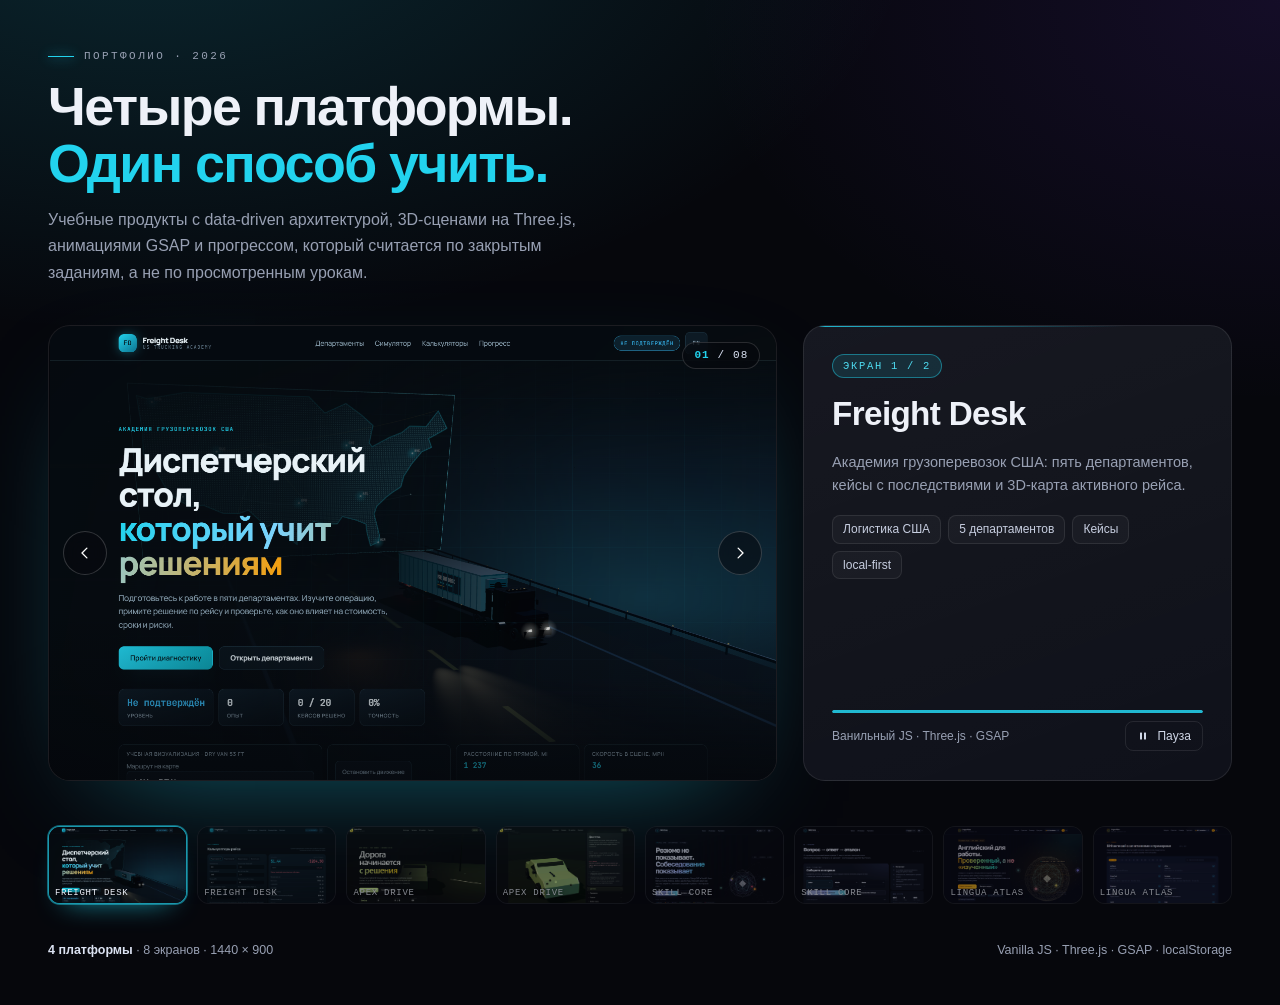
<file: screenshots/index.html>
<!doctype html>
<html lang="ru">
<head>
  <meta charset="utf-8" />
  <meta name="viewport" content="width=device-width, initial-scale=1" />
  <title>Портфолио — четыре платформы</title>
  <meta name="description" content="Слайдер со скриншотами четырёх учебных платформ: логистика США, автошкола, IT-интервью и английский A1–C2." />
  <style>
    :root {
      --bg: #06070c;
      --panel: #0c0e17;
      --line: rgba(255, 255, 255, 0.09);
      --text: #eef1f8;
      --muted: #98a0b3;
      --accent: #22d3ee;
      --radius: 22px;
    }

    * { box-sizing: border-box; }

    html, body { margin: 0; }

    body {
      min-height: 100vh;
      padding: clamp(24px, 4vw, 64px) clamp(16px, 4vw, 48px) 48px;
      background:
        radial-gradient(1100px 620px at 12% -10%, color-mix(in srgb, var(--accent) 16%, transparent), transparent 70%),
        radial-gradient(900px 620px at 100% 0%, rgba(124, 58, 237, 0.12), transparent 65%),
        var(--bg);
      color: var(--text);
      font-family: ui-sans-serif, -apple-system, "Segoe UI", Roboto, "Helvetica Neue", Arial, sans-serif;
      -webkit-font-smoothing: antialiased;
      transition: background 600ms ease;
    }

    .wrap { max-width: 1240px; margin: 0 auto; }

    /* ---------------------------------------------------------------- intro */

    .intro { display: grid; gap: 16px; margin-bottom: clamp(24px, 3vw, 40px); }

    .label {
      display: inline-flex;
      align-items: center;
      gap: 10px;
      font: 500 11px/1 ui-monospace, "JetBrains Mono", "SFMono-Regular", Consolas, monospace;
      letter-spacing: 0.22em;
      text-transform: uppercase;
      color: var(--muted);
    }

    .label::before {
      content: "";
      width: 26px;
      height: 1px;
      background: var(--accent);
      box-shadow: 0 0 12px var(--accent);
    }

    .intro h1 {
      margin: 0;
      font-size: clamp(30px, 4.2vw, 54px);
      line-height: 1.05;
      letter-spacing: -0.03em;
      font-weight: 650;
      max-width: 20ch;
    }

    .intro h1 em { font-style: normal; color: var(--accent); }

    .intro p {
      margin: 0;
      max-width: 62ch;
      color: var(--muted);
      font-size: clamp(14px, 1.3vw, 16px);
      line-height: 1.65;
    }

    /* --------------------------------------------------------------- slider */

    .slider {
      display: grid;
      grid-template-columns: minmax(0, 1.7fr) minmax(280px, 1fr);
      gap: clamp(16px, 2vw, 26px);
      align-items: stretch;
    }

    .stage {
      position: relative;
      border-radius: var(--radius);
      border: 1px solid var(--line);
      background: #05060b;
      overflow: hidden;
      aspect-ratio: 16 / 10;
      box-shadow:
        0 40px 120px -60px color-mix(in srgb, var(--accent) 55%, transparent),
        inset 0 1px 0 rgba(255, 255, 255, 0.06);
      touch-action: pan-y;
    }

    .stage::after {
      content: "";
      position: absolute;
      inset: 0;
      pointer-events: none;
      background: linear-gradient(180deg, transparent 62%, rgba(4, 5, 9, 0.55));
    }

    .shot {
      position: absolute;
      inset: 0;
      width: 100%;
      height: 100%;
      object-fit: contain;
      object-position: center;
      opacity: 0;
      transform: scale(1.015);
      transition: opacity 520ms ease, transform 900ms cubic-bezier(0.22, 1, 0.36, 1);
    }

    .shot.is-active { opacity: 1; transform: scale(1); }

    .arrow {
      position: absolute;
      z-index: 3;
      top: 50%;
      translate: 0 -50%;
      width: 44px;
      height: 44px;
      display: grid;
      place-items: center;
      border-radius: 50%;
      border: 1px solid rgba(255, 255, 255, 0.18);
      background: rgba(8, 10, 16, 0.55);
      backdrop-filter: blur(10px);
      color: #fff;
      cursor: pointer;
      transition: background 180ms ease, border-color 180ms ease, scale 180ms ease;
    }

    .arrow:hover { background: color-mix(in srgb, var(--accent) 30%, rgba(8, 10, 16, 0.7)); border-color: var(--accent); }
    .arrow:active { scale: 0.94; }
    .arrow.prev { left: 14px; }
    .arrow.next { right: 14px; }
    .arrow svg { width: 18px; height: 18px; fill: none; stroke: currentColor; stroke-width: 1.8; stroke-linecap: round; stroke-linejoin: round; }

    .counter {
      position: absolute;
      z-index: 3;
      right: 16px;
      top: 16px;
      padding: 7px 11px;
      border-radius: 999px;
      border: 1px solid rgba(255, 255, 255, 0.14);
      background: rgba(6, 8, 13, 0.6);
      backdrop-filter: blur(10px);
      font: 500 11px/1 ui-monospace, "JetBrains Mono", monospace;
      letter-spacing: 0.1em;
      color: #dbe3f4;
    }

    .counter b { color: var(--accent); font-weight: 600; }

    /* ----------------------------------------------------------------- info */

    .info {
      position: relative;
      display: flex;
      flex-direction: column;
      gap: 18px;
      padding: clamp(20px, 2.2vw, 30px);
      border-radius: var(--radius);
      border: 1px solid var(--line);
      background:
        linear-gradient(160deg, rgba(255, 255, 255, 0.045), rgba(255, 255, 255, 0.012)),
        var(--panel);
      overflow: hidden;
    }

    .info::before {
      content: "";
      position: absolute;
      inset: -1px -1px auto;
      height: 2px;
      background: linear-gradient(90deg, var(--accent), transparent 75%);
      opacity: 0.9;
    }

    .screen-tag {
      align-self: flex-start;
      padding: 6px 10px;
      border-radius: 999px;
      border: 1px solid color-mix(in srgb, var(--accent) 45%, transparent);
      background: color-mix(in srgb, var(--accent) 12%, transparent);
      color: color-mix(in srgb, var(--accent) 80%, #fff);
      font: 500 10.5px/1 ui-monospace, "JetBrains Mono", monospace;
      letter-spacing: 0.16em;
      text-transform: uppercase;
    }

    .info h2 {
      margin: 0;
      font-size: clamp(24px, 2.6vw, 34px);
      line-height: 1.1;
      letter-spacing: -0.02em;
      font-weight: 650;
    }

    .info p {
      margin: 0;
      color: var(--muted);
      font-size: 14.5px;
      line-height: 1.6;
    }

    .tags {
      display: flex;
      flex-wrap: wrap;
      gap: 7px;
      margin: 0;
      padding: 0;
      list-style: none;
    }

    .tags li {
      padding: 6px 10px;
      border-radius: 8px;
      border: 1px solid var(--line);
      background: rgba(255, 255, 255, 0.03);
      color: #c7cee0;
      font-size: 12px;
      line-height: 1.2;
    }

    .info-bottom {
      margin-top: auto;
      display: grid;
      gap: 14px;
    }

    .open {
      display: inline-flex;
      align-items: center;
      justify-content: space-between;
      gap: 12px;
      padding: 13px 16px;
      border-radius: 12px;
      border: 1px solid color-mix(in srgb, var(--accent) 55%, transparent);
      background: color-mix(in srgb, var(--accent) 14%, transparent);
      color: #fff;
      font-size: 14px;
      font-weight: 550;
      text-decoration: none;
      transition: background 180ms ease, border-color 180ms ease;
    }

    .open[hidden] { display: none; }
    .open:hover { background: color-mix(in srgb, var(--accent) 26%, transparent); border-color: var(--accent); }
    .open svg { width: 16px; height: 16px; fill: none; stroke: currentColor; stroke-width: 1.8; stroke-linecap: round; stroke-linejoin: round; }

    .bar { display: grid; gap: 8px; }

    .progress {
      height: 3px;
      border-radius: 999px;
      background: rgba(255, 255, 255, 0.09);
      overflow: hidden;
    }

    .progress i {
      display: block;
      width: 100%;
      height: 100%;
      border-radius: inherit;
      background: var(--accent);
      transform-origin: left center;
      transform: scaleX(0);
      opacity: 0.85;
    }

    .progress.is-running i { animation: fill var(--duration, 8000ms) linear forwards; }

    @keyframes fill { from { transform: scaleX(0); } to { transform: scaleX(1); } }

    .bar-row {
      display: flex;
      align-items: center;
      justify-content: space-between;
      gap: 12px;
      font-size: 12px;
      color: var(--muted);
    }

    .play {
      display: inline-flex;
      align-items: center;
      gap: 8px;
      padding: 7px 11px;
      border-radius: 8px;
      border: 1px solid var(--line);
      background: transparent;
      color: #cfd6e6;
      font: inherit;
      font-size: 12px;
      cursor: pointer;
      transition: border-color 180ms ease, color 180ms ease;
    }

    .play:hover { border-color: var(--accent); color: #fff; }
    .play svg { width: 12px; height: 12px; fill: currentColor; stroke: none; }

    /* ---------------------------------------------------------------- thumbs */

    .thumbs {
      grid-column: 1 / -1;
      display: grid;
      grid-template-columns: repeat(8, minmax(0, 1fr));
      gap: 10px;
      margin-top: clamp(14px, 1.6vw, 20px);
    }

    .thumb {
      position: relative;
      padding: 0;
      border: 1px solid var(--line);
      border-radius: 12px;
      background: #0a0c14;
      aspect-ratio: 1440 / 810;
      overflow: hidden;
      cursor: pointer;
      opacity: 0.55;
      transition: opacity 200ms ease, border-color 200ms ease, translate 200ms ease;
    }

    .thumb img { position: absolute; inset: 0; width: 100%; height: 100%; object-fit: cover; object-position: top center; }

    .thumb:hover { opacity: 0.9; translate: 0 -2px; }

    .thumb.is-active {
      opacity: 1;
      border-color: color-mix(in srgb, var(--accent) 70%, transparent);
      box-shadow: 0 0 0 1px color-mix(in srgb, var(--accent) 45%, transparent), 0 14px 28px -18px color-mix(in srgb, var(--accent) 80%, transparent);
    }

    .thumb span {
      position: absolute;
      inset: auto 6px 5px;
      font: 500 9px/1 ui-monospace, "JetBrains Mono", monospace;
      letter-spacing: 0.08em;
      text-transform: uppercase;
      color: #eef2fb;
      text-shadow: 0 1px 6px rgba(0, 0, 0, 0.9);
      text-align: left;
      white-space: nowrap;
      overflow: hidden;
      text-overflow: ellipsis;
    }

    footer {
      margin-top: clamp(28px, 3vw, 44px);
      display: flex;
      flex-wrap: wrap;
      justify-content: space-between;
      gap: 10px;
      color: var(--muted);
      font-size: 12.5px;
    }

    footer b { color: #dbe2f2; font-weight: 550; }

    :focus-visible { outline: 2px solid var(--accent); outline-offset: 3px; }

    @media (max-width: 900px) {
      body { padding-top: 28px; }
      .slider { grid-template-columns: minmax(0, 1fr); }
      .stage { order: -1; }
      .thumbs { grid-template-columns: repeat(4, minmax(0, 1fr)); }
      .info p { font-size: 14px; }
    }

    @media (max-width: 520px) {
      .thumbs { grid-template-columns: repeat(4, minmax(0, 1fr)); gap: 7px; }
      .arrow { width: 38px; height: 38px; }
      .info { padding: 18px; }
    }

    @media (prefers-reduced-motion: reduce) {
      *, *::before, *::after { animation-duration: 1ms !important; transition-duration: 1ms !important; }
    }
  </style>
</head>
<body>
  <main class="wrap">
    <header class="intro">
      <span class="label">Портфолио · 2026</span>
      <h1>Четыре платформы. <em>Один способ учить.</em></h1>
      <p>
        Учебные продукты с data-driven архитектурой, 3D-сценами на Three.js, анимациями GSAP
        и прогрессом, который считается по закрытым заданиям, а не по просмотренным урокам.
      </p>
    </header>

    <section class="slider" id="slider" aria-roledescription="карусель" aria-label="Скриншоты платформ">
      <div class="stage" id="stage">
        <img class="shot is-active" id="shotA" src="./logistics-hero.png" alt="Freight Desk — главный экран" />
        <img class="shot" id="shotB" alt="" aria-hidden="true" />

        <div class="counter"><b id="counter-current">01</b> / <span id="counter-total">08</span></div>

        <button class="arrow prev" id="prev" type="button" aria-label="Предыдущий скриншот">
          <svg viewBox="0 0 24 24" aria-hidden="true"><path d="M14.5 5.5 8 12l6.5 6.5" /></svg>
        </button>
        <button class="arrow next" id="next" type="button" aria-label="Следующий скриншот">
          <svg viewBox="0 0 24 24" aria-hidden="true"><path d="M9.5 5.5 16 12l-6.5 6.5" /></svg>
        </button>
      </div>

      <aside class="info" id="info" aria-live="polite">
        <span class="screen-tag" id="screen-tag">Экран 1 / 2</span>
        <h2 id="slide-title">Freight Desk</h2>
        <p id="slide-desc"></p>
        <ul class="tags" id="slide-tags"></ul>

        <div class="info-bottom">
          <a class="open" id="slide-link" href="#" hidden>
            <span>Открыть платформу</span>
            <svg viewBox="0 0 24 24" aria-hidden="true"><path d="M6 12h12M13 6.5 18.5 12 13 17.5" /></svg>
          </a>

          <div class="bar">
            <div class="progress" id="progress"><i></i></div>
            <div class="bar-row">
              <span id="slide-meta"></span>
              <button class="play" id="play" type="button" aria-pressed="true">
                <svg viewBox="0 0 24 24" aria-hidden="true" id="play-icon"><rect x="6" y="5" width="4" height="14" rx="1" /><rect x="14" y="5" width="4" height="14" rx="1" /></svg>
                <span id="play-label">Пауза</span>
              </button>
            </div>
          </div>
        </div>
      </aside>

      <nav class="thumbs" id="thumbs" aria-label="Все скриншоты"></nav>
    </section>

    <footer>
      <span><b>4 платформы</b> · 8 экранов · 1440 × 900</span>
      <span>Vanilla JS · Three.js · GSAP · localStorage</span>
    </footer>
  </main>

  <script>
    /* ------------------------------------------------------------------ data */

    const SLIDES = [
      {
        project: "Freight Desk",
        screen: "Hero",
        tag: "Экран 1 / 2",
        image: "./logistics-hero.png",
        alt: "Freight Desk — главный экран с 3D-картой маршрута",
        desc: "Академия грузоперевозок США: пять департаментов, кейсы с последствиями и 3D-карта активного рейса.",
        tags: ["Логистика США", "5 департаментов", "Кейсы", "local-first"],
        meta: "Ванильный JS · Three.js · GSAP",
        accent: "#22d3ee",
        url: "",
      },
      {
        project: "Freight Desk",
        screen: "Калькуляторы",
        tag: "Экран 2 / 2",
        image: "./logistics-simulator.png",
        alt: "Freight Desk — калькуляторы RPM, топлива и ожидания на площадке",
        desc: "RPM, топливо, оплата водителя и точка безубыточности считаются на лету: видно, где рейс уходит в минус.",
        tags: ["RPM", "Break-even", "Detention", "HOS"],
        meta: "Формулы без библиотек",
        accent: "#22d3ee",
        url: "",
      },
      {
        project: "Apex Drive",
        screen: "Hero",
        tag: "Экран 1 / 2",
        image: "./driving-hero.png",
        alt: "Apex Drive — главный экран с 3D-сценой ночной дороги",
        desc: "Автошкола и тренажёр ПДД: 1351 вопрос в 68 блоках, экзамен 18 из 20 с таймером и разбор каждой ошибки.",
        tags: ["1351 вопрос", "Экзамен 18/20", "3D-сцена", "RU / UZ"],
        meta: "Three.js · GSAP · IndexedDB-free",
        accent: "#d9f99d",
        url: "",
      },
      {
        project: "Apex Drive",
        screen: "3D-разбор",
        tag: "Экран 2 / 2",
        image: "./driving-vehicle.png",
        alt: "Apex Drive — exploded-view автомобиля и панель выбранного узла",
        desc: "Автомобиль в разрезе: деталь выбирается кликом по сцене или в списке, у каждого узла — ресурс, износ и цена ошибки.",
        tags: ["Exploded view", "6 узлов", "Hotspots"],
        meta: "Процедурная модель",
        accent: "#d9f99d",
        url: "",
      },
      {
        project: "Skill Core",
        screen: "Hero",
        tag: "Экран 1 / 2",
        image: "./it-hero.png",
        alt: "Skill Core — главный экран с 3D-ядром навыков",
        desc: "Банк вопросов по реальному стеку: Django/DRF и FastAPI, React Native и Flutter, PostGIS, Redis и архитектура.",
        tags: ["600 вопросов", "6 треков", "3 грейда", "3D-ядро"],
        meta: "Three.js · GSAP",
        accent: "#a5b4fc",
        url: "",
      },
      {
        project: "Skill Core",
        screen: "Mock-интервью",
        tag: "Экран 2 / 2",
        image: "./it-interview.png",
        alt: "Skill Core — экран mock-интервью с выбором грейда",
        desc: "12 вопросов, 20 минут, проходной балл 9. После эталона — честная самооценка и возврат слабых тем.",
        tags: ["Mock 12 / 20:00", "Эталоны", "Слабые темы"],
        meta: "Таймер, черновики ответов",
        accent: "#a5b4fc",
        url: "",
      },
      {
        project: "Lingua Atlas",
        screen: "Hero",
        tag: "Экран 1 / 2",
        image: "./english-hero.png",
        alt: "Lingua Atlas — главный экран с лексическим глобусом",
        desc: "Английский A1–C2: 599 слов IELTS-уровня, четыре модуля на 28 тем и тренировка, где вы сначала вспоминаете слово.",
        tags: ["599 слов", "CEFR A1–C2", "4 модуля", "Лексический глобус"],
        meta: "Three.js · GSAP",
        accent: "#f59e0b",
        url: "",
      },
      {
        project: "Lingua Atlas",
        screen: "Словарь",
        tag: "Экран 2 / 2",
        image: "./english-vocabulary.png",
        alt: "Lingua Atlas — словарь с фильтром по CEFR и поиском",
        desc: "Поиск по слову или переводу, фильтр CEFR, сочетания и примеры. Закрытые слова попадают в прогресс, забытые — в повтор.",
        tags: ["Поиск", "CEFR-фильтр", "Коллокации", "Повтор"],
        meta: "599 записей · 6 уровней",
        accent: "#f59e0b",
        url: "",
      },
    ];

    /* ---------------------------------------------------------------- setup */

    const slider = document.getElementById("slider");
    const stage = document.getElementById("stage");
    const shotA = document.getElementById("shotA");
    const shotB = document.getElementById("shotB");
    const thumbs = document.getElementById("thumbs");
    const counterCurrent = document.getElementById("counter-current");
    const counterTotal = document.getElementById("counter-total");
    const screenTag = document.getElementById("screen-tag");
    const slideTitle = document.getElementById("slide-title");
    const slideDesc = document.getElementById("slide-desc");
    const slideTags = document.getElementById("slide-tags");
    const slideLink = document.getElementById("slide-link");
    const slideMeta = document.getElementById("slide-meta");
    const progress = document.getElementById("progress");
    const play = document.getElementById("play");
    const playLabel = document.getElementById("play-label");
    const playIcon = document.getElementById("play-icon");

    const DURATION = 8000;
    const reducedMotion = window.matchMedia("(prefers-reduced-motion: reduce)").matches;

    const layers = [shotA, shotB];
    let activeLayer = 0;
    let index = 0;
    let playing = !reducedMotion;
    let timer = null;

    /* --------------------------------------------------------------- render */

    const pad = (n) => String(n).padStart(2, "0");

    function renderThumbs() {
      counterTotal.textContent = pad(SLIDES.length);
      thumbs.innerHTML = SLIDES.map(
        (slide, i) => `
        <button class="thumb${i === 0 ? " is-active" : ""}" type="button" data-index="${i}"
                aria-label="${slide.project} — ${slide.screen}" aria-current="${i === 0 ? "true" : "false"}">
          <img src="${slide.image}" alt="" loading="lazy" />
          <span>${slide.project}</span>
        </button>`
      ).join("");
    }

    function renderInfo(slide) {
      screenTag.textContent = slide.tag;
      slideTitle.textContent = slide.project;
      slideDesc.textContent = slide.desc;
      slideTags.innerHTML = slide.tags.map((tag) => `<li>${tag}</li>`).join("");
      slideMeta.textContent = slide.meta;
      counterCurrent.textContent = pad(index + 1);

      if (slide.url) {
        slideLink.href = slide.url;
        slideLink.hidden = false;
        slideLink.target = "_blank";
        slideLink.rel = "noopener";
      } else {
        slideLink.hidden = true;
        slideLink.removeAttribute("href");
      }

      thumbs.querySelectorAll(".thumb").forEach((thumb, i) => {
        const on = i === index;
        thumb.classList.toggle("is-active", on);
        thumb.setAttribute("aria-current", on ? "true" : "false");
      });
    }

    function renderImage(slide) {
      const incoming = layers[activeLayer ^ 1];
      const outgoing = layers[activeLayer];

      incoming.alt = slide.alt;
      incoming.removeAttribute("aria-hidden");
      outgoing.setAttribute("aria-hidden", "true");

      const reveal = () => {
        incoming.classList.add("is-active");
        outgoing.classList.remove("is-active");
        activeLayer ^= 1;
      };

      incoming.onload = reveal;
      incoming.src = slide.image;
      if (incoming.complete && incoming.naturalWidth) reveal();
    }

    function render() {
      const slide = SLIDES[index];
      slider.style.setProperty("--accent", slide.accent);
      document.body.style.setProperty("--accent", slide.accent);
      renderImage(slide);
      renderInfo(slide);
      restartProgress();
    }

    /* -------------------------------------------------------------- autoplay */

    function startTimer() {
      clearInterval(timer);
      timer = null;
      if (!playing) return;
      timer = setInterval(() => go(index + 1), DURATION);
    }

    function restartProgress() {
      progress.style.setProperty("--duration", DURATION + "ms");
      progress.classList.remove("is-running");
      void progress.offsetWidth;
      if (playing) progress.classList.add("is-running");
      startTimer();
    }

    function setPlaying(value) {
      playing = value;
      play.setAttribute("aria-pressed", String(value));
      playLabel.textContent = value ? "Пауза" : "Play";
      playIcon.innerHTML = value
        ? '<rect x="6" y="5" width="4" height="14" rx="1" /><rect x="14" y="5" width="4" height="14" rx="1" />'
        : '<path d="M8 5.5v13l11-6.5z" />';
      restartProgress();
    }

    function go(next) {
      index = (next + SLIDES.length) % SLIDES.length;
      render();
    }

    /* --------------------------------------------------------------- events */

    document.getElementById("prev").addEventListener("click", () => go(index - 1));
    document.getElementById("next").addEventListener("click", () => go(index + 1));

    thumbs.addEventListener("click", (event) => {
      const thumb = event.target.closest(".thumb");
      if (!thumb) return;
      go(Number(thumb.dataset.index));
    });

    play.addEventListener("click", () => setPlaying(!playing));

    stage.addEventListener("pointerenter", () => {
      if (playing) progress.classList.remove("is-running");
      clearInterval(timer);
      timer = null;
    });

    stage.addEventListener("pointerleave", () => {
      if (playing) restartProgress();
    });

    stage.addEventListener("focusin", () => {
      progress.classList.remove("is-running");
      clearInterval(timer);
      timer = null;
    });

    stage.addEventListener("focusout", () => {
      if (playing) restartProgress();
    });

    document.addEventListener("keydown", (event) => {
      if (event.metaKey || event.ctrlKey || event.altKey) return;
      if (event.target.closest("input, textarea, select")) return;
      if (event.key === "ArrowLeft") go(index - 1);
      if (event.key === "ArrowRight") go(index + 1);
    });

    let startX = null;

    stage.addEventListener("pointerdown", (event) => {
      startX = event.clientX;
    });

    stage.addEventListener("pointerup", (event) => {
      if (startX === null) return;
      const delta = event.clientX - startX;
      startX = null;
      if (Math.abs(delta) < 45) return;
      go(index + (delta < 0 ? 1 : -1));
    });

    stage.addEventListener("pointercancel", () => {
      startX = null;
    });

    /* ----------------------------------------------------------------- boot */

    renderThumbs();
    setPlaying(playing);
    render();
  </script>
</body>
</html>
</file>
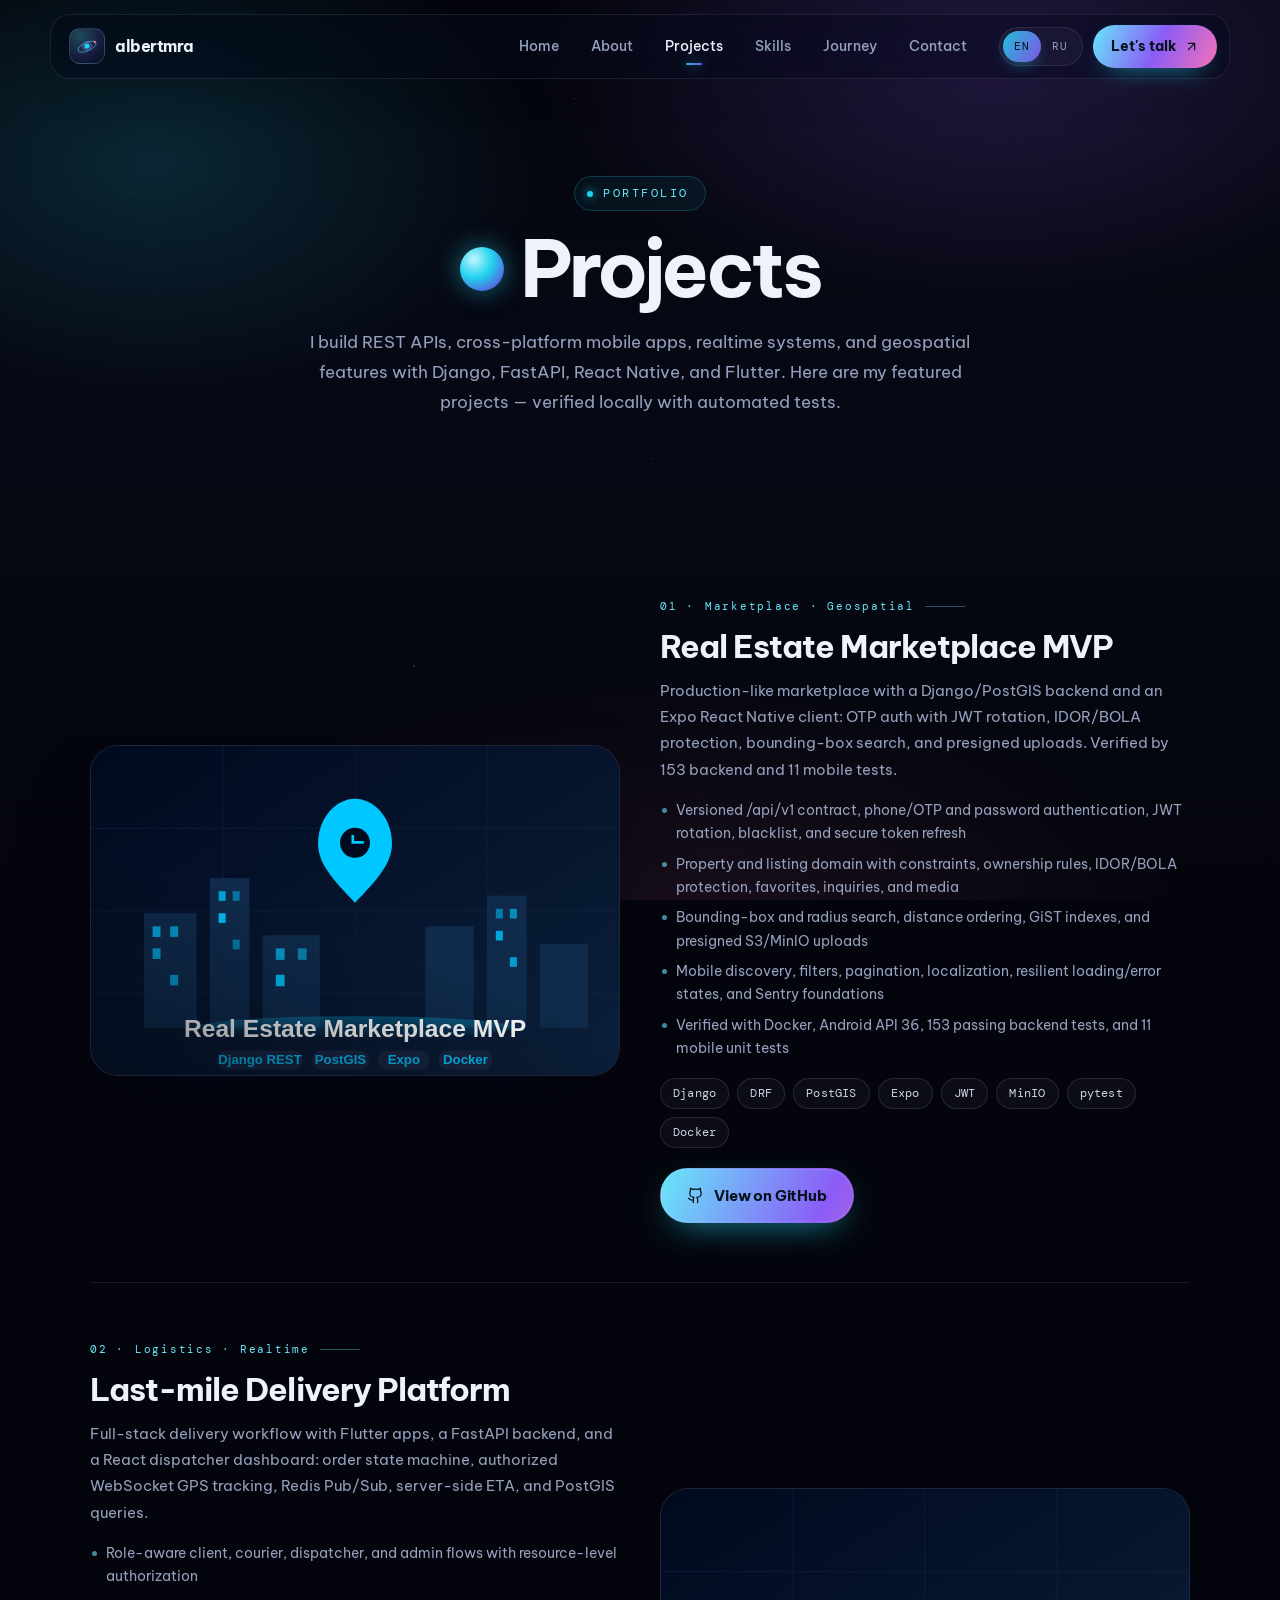
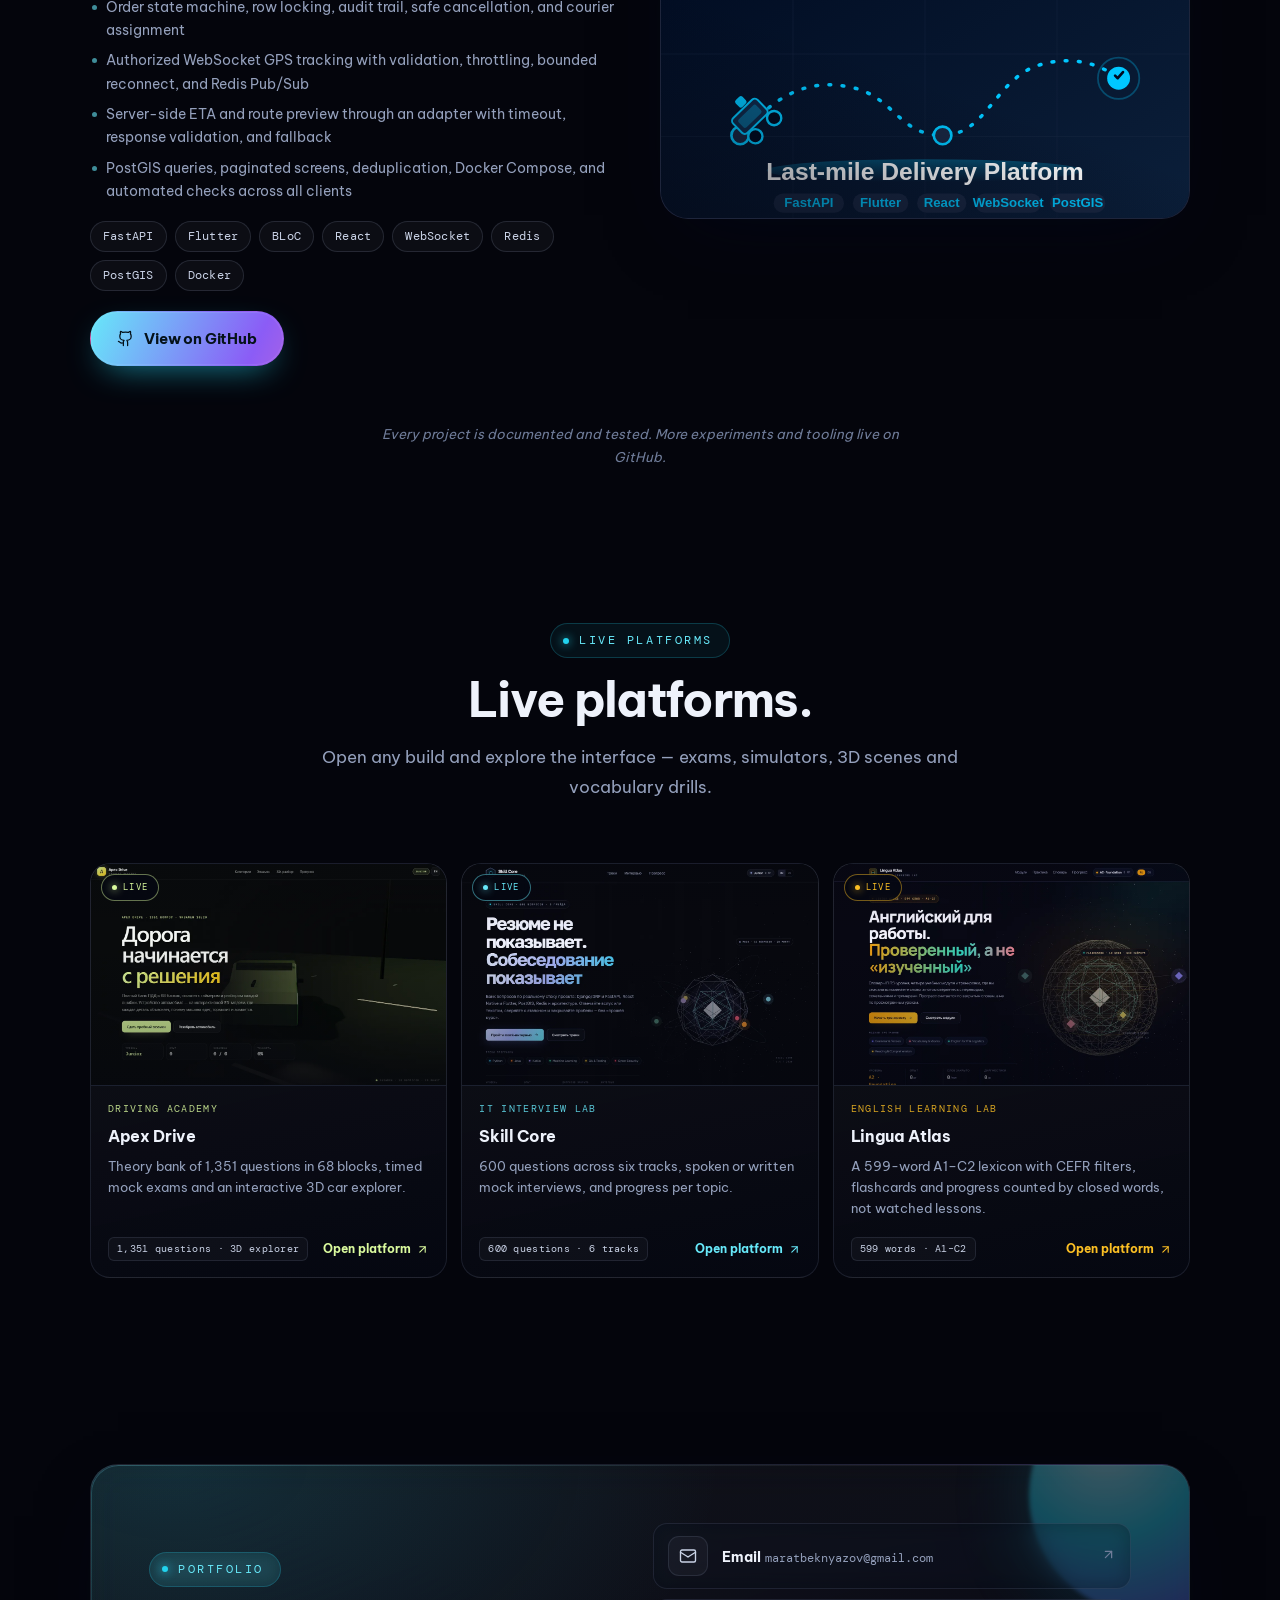
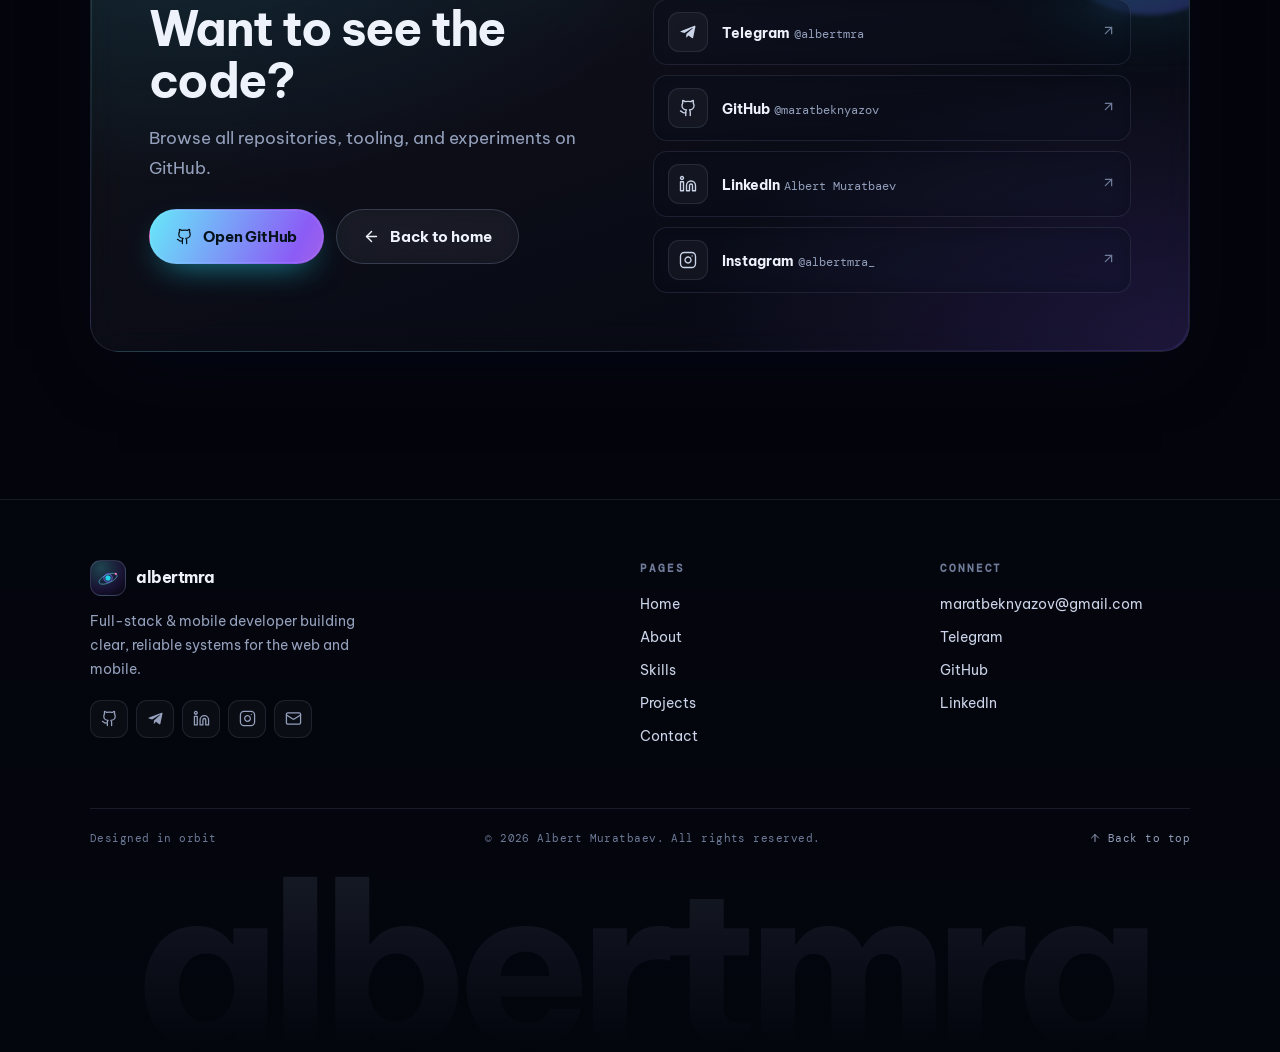
<file: projects.html>
<!DOCTYPE html>
<html lang="en">
<head>
  <meta charset="utf-8">
  <meta name="viewport" content="width=device-width, initial-scale=1">
  <title>Projects — Albert Muratbaev</title>
  <link rel="apple-touch-icon" sizes="180x180" href="static/favicon/apple-touch-icon.png">
  <link rel="icon" type="image/png" sizes="32x32" href="static/favicon/favicon-32x32.png">
  <link rel="icon" type="image/png" sizes="16x16" href="static/favicon/favicon-16x16.png">
  <link rel="manifest" href="static/favicon/site.webmanifest">
  <link rel="icon" type="image/svg+xml" href="static/favicon/favicon-red.svg">
  <meta name="title" content="Projects — Albert Muratbaev">
  <meta name="description" content="Featured projects by Albert Muratbaev — full-stack and mobile systems built with Django, FastAPI, React Native, and Flutter.">
  <meta property="og:type" content="website">
  <meta property="og:title" content="Projects — Albert Muratbaev">
  <meta property="og:description" content="Featured projects by Albert Muratbaev — full-stack and mobile systems built with Django, FastAPI, React Native, and Flutter.">
  <meta name="twitter:card" content="summary">
  <meta name="twitter:title" content="Projects — Albert Muratbaev">
  <meta name="twitter:description" content="Featured projects by Albert Muratbaev — full-stack and mobile systems built with Django, FastAPI, React Native, and Flutter.">
  <meta name="theme-color" content="#04050c">
  <link rel="preload" as="image" href="static/projects/real-estate-marketplace.svg">
  <link rel="preload" as="image" href="static/projects/last-mile-delivery.svg">
  <link rel="stylesheet" href="static/space.css">
  <script>
    (function () {
      try {
        var saved = localStorage.getItem('albert.lang');
        if (saved === 'en' || saved === 'ru') {
          document.documentElement.lang = saved;
          document.documentElement.setAttribute('data-lang', saved);
        }
      } catch (e) {}
    })();
  </script>
</head>
<body data-page="projects">
  <a class="skip" href="#main">Skip to content</a>
  <canvas id="starfield" aria-hidden="true"></canvas>

  <header class="nav" id="nav">
    <div class="nav__inner">
      <a class="brand" href="index.html" aria-label="albertmra — home">
        <span class="brand__mark" aria-hidden="true">
          <svg viewBox="0 0 32 32" fill="none">
            <ellipse cx="16" cy="17" rx="13" ry="5.5" stroke="#67e8f9" stroke-width="1.1" opacity=".55" transform="rotate(-24 16 17)"/>
            <circle cx="16" cy="16" r="6.2" fill="#22d3ee" opacity=".16"/>
            <circle cx="16" cy="16" r="3.4" fill="#22d3ee"/>
            <circle cx="16" cy="16" r="5.7" stroke="#8b5cf6" stroke-width="1" opacity=".85"/>
            <circle cx="26.4" cy="10.6" r="1.5" fill="#f472b6"/>
          </svg>
        </span>
        <span class="brand__name" aria-hidden="true"><span>a</span><span>l</span><span>b</span><span>e</span><span>r</span><span>t</span><span>m</span><span>r</span><span>a</span></span>
      </a>

      <nav class="nav__links" aria-label="Primary">
        <a class="nav__link" href="index.html" data-i18n="nav.home">Home</a>
        <a class="nav__link" href="index.html#about" data-i18n="nav.about">About</a>
        <a class="nav__link is-active" href="projects.html" data-i18n="nav.projects">Projects</a>
        <a class="nav__link" href="index.html#skills" data-i18n="nav.skills">Skills</a>
        <a class="nav__link" href="index.html#journey" data-i18n="nav.journey">Journey</a>
        <a class="nav__link" href="index.html#contact" data-i18n="nav.contact">Contact</a>
      </nav>

      <div class="nav__actions">
        <div class="lang" role="group" aria-label="Language" data-i18n-aria="nav.lang">
          <button class="lang__btn" type="button" data-lang="en" aria-pressed="true">EN</button>
          <button class="lang__btn" type="button" data-lang="ru" aria-pressed="false">RU</button>
        </div>
        <a class="nav__cta" href="index.html#contact">
          <span data-i18n="nav.cta">Let's talk</span>
          <svg viewBox="0 0 24 24" fill="none" stroke="currentColor" stroke-width="2" stroke-linecap="round" stroke-linejoin="round" aria-hidden="true"><path d="M7 17 17 7"/><path d="M7 7h10v10"/></svg>
        </a>
        <button class="burger" type="button" aria-expanded="false" aria-controls="mobileMenu" aria-label="Open menu" data-i18n-aria="nav.menu">
          <svg class="icon-open" viewBox="0 0 24 24" fill="none" stroke="currentColor" stroke-width="1.8" stroke-linecap="round" aria-hidden="true"><path d="M3 7h18"/><path d="M3 12h18"/><path d="M3 17h18"/></svg>
          <svg class="icon-close" viewBox="0 0 24 24" fill="none" stroke="currentColor" stroke-width="1.8" stroke-linecap="round" aria-hidden="true"><path d="M18 6 6 18"/><path d="M6 6l12 12"/></svg>
        </button>
      </div>
    </div>
  </header>

  <div class="mobile-menu" id="mobileMenu">
    <nav class="mobile-menu__links" aria-label="Mobile">
      <a class="mobile-menu__link" href="index.html"><span data-i18n="nav.home">Home</span><span>01</span></a>
      <a class="mobile-menu__link" href="index.html#about"><span data-i18n="nav.about">About</span><span>02</span></a>
      <a class="mobile-menu__link" href="projects.html"><span data-i18n="nav.projects">Projects</span><span>03</span></a>
      <a class="mobile-menu__link" href="index.html#skills"><span data-i18n="nav.skills">Skills</span><span>04</span></a>
      <a class="mobile-menu__link" href="index.html#journey"><span data-i18n="nav.journey">Journey</span><span>05</span></a>
      <a class="mobile-menu__link" href="index.html#contact"><span data-i18n="nav.contact">Contact</span><span>06</span></a>
    </nav>
    <div class="mobile-menu__foot">
      <div class="mobile-menu__socials">
        <a class="social" href="https://github.com/maratbeknyazov/" target="_blank" rel="noreferrer" aria-label="GitHub">
          <svg viewBox="0 0 24 24" fill="none" stroke="currentColor" stroke-width="1.8" stroke-linecap="round" stroke-linejoin="round" aria-hidden="true"><path d="M15 22v-4a4.8 4.8 0 0 0-1-3.5c3 0 6-2 6-5.5.08-1.25-.27-2.48-1-3.5.28-1.15.28-2.35 0-3.5 0 0-1 0-3 1.5-2.64-.5-5.36-.5-8 0C6 2 5 2 5 2c-.3 1.15-.3 2.35 0 3.5A5.403 5.403 0 0 0 4 9c0 3.5 3 5.5 6 5.5-.39.49-.68 1.05-.85 1.65-.17.6-.22 1.23-.15 1.85v4"/><path d="M9 18c-4.51 2-5-2-7-2"/></svg>
        </a>
        <a class="social" href="https://t.me/albertmra" target="_blank" rel="noreferrer" aria-label="Telegram">
          <svg viewBox="0 0 24 24" fill="currentColor" aria-hidden="true"><path d="M20.665 3.717l-17.73 6.837c-1.21.486-1.203 1.161-.222 1.462l4.552 1.42 10.532-6.645c.498-.303.953-.14.579.192l-8.533 7.701h-.002l-.313 4.674c.458 0 .66-.21.916-.457l2.199-2.138 4.574 3.379c.843.465 1.448.226 1.658-.782l2.998-14.128c.308-1.233-.473-1.794-1.549-1.313z"/></svg>
        </a>
        <a class="social" href="https://www.linkedin.com/in/albert-muratbaev-a39ba4373/" target="_blank" rel="noreferrer" aria-label="LinkedIn">
          <svg viewBox="0 0 24 24" fill="none" stroke="currentColor" stroke-width="1.8" stroke-linecap="round" stroke-linejoin="round" aria-hidden="true"><path d="M16 8a6 6 0 0 1 6 6v7h-4v-7a2 2 0 0 0-2-2 2 2 0 0 0-2 2v7h-4v-7a6 6 0 0 1 6-6z"/><rect width="4" height="12" x="2" y="9"/><circle cx="4" cy="4" r="2"/></svg>
        </a>
        <a class="social" href="https://www.instagram.com/albertmra_/" target="_blank" rel="noreferrer" aria-label="Instagram">
          <svg viewBox="0 0 24 24" fill="none" stroke="currentColor" stroke-width="1.8" stroke-linecap="round" stroke-linejoin="round" aria-hidden="true"><rect width="20" height="20" x="2" y="2" rx="5" ry="5"/><path d="M16 11.37A4 4 0 1 1 12.63 8 4 4 0 0 1 16 11.37z"/><line x1="17.5" x2="17.51" y1="6.5" y2="6.5"/></svg>
        </a>
        <a class="social" href="mailto:maratbeknyazov@gmail.com" aria-label="Email">
          <svg viewBox="0 0 24 24" fill="none" stroke="currentColor" stroke-width="1.8" stroke-linecap="round" stroke-linejoin="round" aria-hidden="true"><path d="m22 7-8.991 5.727a2 2 0 0 1-2.009 0L2 7"/><rect x="2" y="4" width="20" height="16" rx="2"/></svg>
        </a>
      </div>
      <p class="mobile-menu__note">Tashkent, Uzbekistan · maratbeknyazov@gmail.com</p>
    </div>
  </div>

  <main id="main">
    <section class="page-hero">
      <div class="wrap page-hero__inner">
        <span class="eyebrow" data-i18n="pp.eyebrow">Portfolio</span>
        <h1 class="display page-hero__title">
          <span class="page-hero__orb" aria-hidden="true"></span>
          <span data-i18n="pp.title">Projects</span>
        </h1>
        <p class="lead" data-i18n="pp.lead">I build REST APIs, cross-platform mobile apps, realtime systems, and geospatial features with Django, FastAPI, React Native, and Flutter. Here are my featured projects — verified locally with automated tests.</p>
      </div>
    </section>

    <section class="section section--tight">
      <div class="wrap">
        <!-- Project 01 -->
        <article class="project-detail" data-reveal>
          <div class="project-detail__media">
            <img src="static/projects/real-estate-marketplace.svg" width="1200" height="750" alt="Real Estate Marketplace MVP interface preview">
          </div>
          <div>
            <div class="project-detail__index">01 · <span data-i18n="projects.p1kind">Marketplace · Geospatial</span></div>
            <h2 class="project-detail__title">Real Estate Marketplace MVP</h2>
            <p class="project-detail__text" data-i18n="projects.p1text">Production-like marketplace with a Django/PostGIS backend and an Expo React Native client: OTP auth with JWT rotation, IDOR/BOLA protection, bounding-box search, and presigned uploads. Verified by 153 backend and 11 mobile tests.</p>
            <ul class="bullets">
              <li data-i18n="pp.b1">Versioned /api/v1 contract, phone/OTP and password authentication, JWT rotation, blacklist, and secure token refresh</li>
              <li data-i18n="pp.b2">Property and listing domain with constraints, ownership rules, IDOR/BOLA protection, favorites, inquiries, and media</li>
              <li data-i18n="pp.b3">Bounding-box and radius search, distance ordering, GiST indexes, and presigned S3/MinIO uploads</li>
              <li data-i18n="pp.b4">Mobile discovery, filters, pagination, localization, resilient loading/error states, and Sentry foundations</li>
              <li data-i18n="pp.b5">Verified with Docker, Android API 36, 153 passing backend tests, and 11 mobile unit tests</li>
            </ul>
            <ul class="tags">
              <li class="tag">Django</li>
              <li class="tag">DRF</li>
              <li class="tag">PostGIS</li>
              <li class="tag">Expo</li>
              <li class="tag">JWT</li>
              <li class="tag">MinIO</li>
              <li class="tag">pytest</li>
              <li class="tag">Docker</li>
            </ul>
            <div class="project-detail__foot">
              <a class="btn btn--primary" href="https://github.com/maratbeknyazov/" target="_blank" rel="noreferrer">
                <svg viewBox="0 0 24 24" fill="none" stroke="currentColor" stroke-width="1.8" stroke-linecap="round" stroke-linejoin="round" aria-hidden="true"><path d="M15 22v-4a4.8 4.8 0 0 0-1-3.5c3 0 6-2 6-5.5.08-1.25-.27-2.48-1-3.5.28-1.15.28-2.35 0-3.5 0 0-1 0-3 1.5-2.64-.5-5.36-.5-8 0C6 2 5 2 5 2c-.3 1.15-.3 2.35 0 3.5A5.403 5.403 0 0 0 4 9c0 3.5 3 5.5 6 5.5-.39.49-.68 1.05-.85 1.65-.17.6-.22 1.23-.15 1.85v4"/><path d="M9 18c-4.51 2-5-2-7-2"/></svg>
                <span data-i18n="projects.open">View on GitHub</span>
              </a>
            </div>
          </div>
        </article>

        <!-- Project 02 -->
        <article class="project-detail" data-reveal>
          <div class="project-detail__media">
            <img src="static/projects/last-mile-delivery.svg" width="1200" height="750" alt="Last-mile Delivery Platform interface preview">
          </div>
          <div>
            <div class="project-detail__index">02 · <span data-i18n="projects.p2kind">Logistics · Realtime</span></div>
            <h2 class="project-detail__title">Last-mile Delivery Platform</h2>
            <p class="project-detail__text" data-i18n="projects.p2text">Full-stack delivery workflow with Flutter apps, a FastAPI backend, and a React dispatcher dashboard: order state machine, authorized WebSocket GPS tracking, Redis Pub/Sub, server-side ETA, and PostGIS queries.</p>
            <ul class="bullets">
              <li data-i18n="pp.c1">Role-aware client, courier, dispatcher, and admin flows with resource-level authorization</li>
              <li data-i18n="pp.c2">Order state machine, row locking, audit trail, safe cancellation, and courier assignment</li>
              <li data-i18n="pp.c3">Authorized WebSocket GPS tracking with validation, throttling, bounded reconnect, and Redis Pub/Sub</li>
              <li data-i18n="pp.c4">Server-side ETA and route preview through an adapter with timeout, response validation, and fallback</li>
              <li data-i18n="pp.c5">PostGIS queries, paginated screens, deduplication, Docker Compose, and automated checks across all clients</li>
            </ul>
            <ul class="tags">
              <li class="tag">FastAPI</li>
              <li class="tag">Flutter</li>
              <li class="tag">BLoC</li>
              <li class="tag">React</li>
              <li class="tag">WebSocket</li>
              <li class="tag">Redis</li>
              <li class="tag">PostGIS</li>
              <li class="tag">Docker</li>
            </ul>
            <div class="project-detail__foot">
              <a class="btn btn--primary" href="https://github.com/maratbeknyazov/" target="_blank" rel="noreferrer">
                <svg viewBox="0 0 24 24" fill="none" stroke="currentColor" stroke-width="1.8" stroke-linecap="round" stroke-linejoin="round" aria-hidden="true"><path d="M15 22v-4a4.8 4.8 0 0 0-1-3.5c3 0 6-2 6-5.5.08-1.25-.27-2.48-1-3.5.28-1.15.28-2.35 0-3.5 0 0-1 0-3 1.5-2.64-.5-5.36-.5-8 0C6 2 5 2 5 2c-.3 1.15-.3 2.35 0 3.5A5.403 5.403 0 0 0 4 9c0 3.5 3 5.5 6 5.5-.39.49-.68 1.05-.85 1.65-.17.6-.22 1.23-.15 1.85v4"/><path d="M9 18c-4.51 2-5-2-7-2"/></svg>
                <span data-i18n="projects.open">View on GitHub</span>
              </a>
            </div>
          </div>
        </article>

        <p class="note" data-reveal data-i18n="pp.note">Every project is documented and tested. More experiments and tooling live on GitHub.</p>
      </div>
    </section>

    <!-- Live platforms -->
    <section class="section section--tight" id="live">
      <div class="wrap">
        <div class="section-head" data-reveal>
          <span class="eyebrow" data-i18n="live.eyebrow">Live platforms</span>
          <h2 class="h2" data-i18n="live.pageTitle">Live platforms.</h2>
          <p class="lead" data-i18n="live.pageLead">Open any build and explore the interface — exams, simulators, 3D scenes and vocabulary drills.</p>
        </div>

        <div class="live-grid">
          <a class="live-card" style="--accent:#d9f99d;--accent-rgb:217,249,157" href="https://driving-school-platform-indol.vercel.app/" target="_blank" rel="noreferrer">
            <span class="live-card__shot">
              <img class="live-shot--main" src="static/shots/apex-hero.webp" width="1280" height="800" loading="lazy" alt="Apex Drive homepage with a 3D road scene" data-i18n-attr="alt:live.apex.alt">
              <img class="live-shot--alt" src="static/shots/apex-detail.webp" width="1280" height="724" loading="lazy" alt="" aria-hidden="true">
              <span class="live-card__badge"><i aria-hidden="true"></i><span data-i18n="live.badge">Live</span></span>
            </span>
            <span class="live-card__body">
              <span class="live-card__kind" data-i18n="live.apex.kind">Driving academy</span>
              <span class="live-card__name">Apex Drive</span>
              <span class="live-card__text" data-i18n="live.apex.text">Theory bank of 1,351 questions in 68 blocks, timed mock exams and an interactive 3D car explorer.</span>
              <span class="live-card__foot">
                <span class="live-chip" data-i18n="live.apex.meta">1,351 questions · 3D explorer</span>
                <span class="live-card__open"><span data-i18n="live.open">Open platform</span>
                  <svg viewBox="0 0 24 24" fill="none" stroke="currentColor" stroke-width="2" stroke-linecap="round" stroke-linejoin="round" aria-hidden="true"><path d="M7 17 17 7"/><path d="M7 7h10v10"/></svg>
                </span>
              </span>
            </span>
          </a>

          <a class="live-card" style="--accent:#67e8f9;--accent-rgb:103,232,249" href="https://it-learning-platform-rho.vercel.app/" target="_blank" rel="noreferrer">
            <span class="live-card__shot">
              <img class="live-shot--main" src="static/shots/core-hero.webp" width="1280" height="800" loading="lazy" alt="Skill Core homepage with a 3D skill core" data-i18n-attr="alt:live.core.alt">
              <img class="live-shot--alt" src="static/shots/core-detail.webp" width="1280" height="724" loading="lazy" alt="" aria-hidden="true">
              <span class="live-card__badge"><i aria-hidden="true"></i><span data-i18n="live.badge">Live</span></span>
            </span>
            <span class="live-card__body">
              <span class="live-card__kind" data-i18n="live.core.kind">IT interview lab</span>
              <span class="live-card__name">Skill Core</span>
              <span class="live-card__text" data-i18n="live.core.text">600 questions across six tracks, spoken or written mock interviews, and progress per topic.</span>
              <span class="live-card__foot">
                <span class="live-chip" data-i18n="live.core.meta">600 questions · 6 tracks</span>
                <span class="live-card__open"><span data-i18n="live.open">Open platform</span>
                  <svg viewBox="0 0 24 24" fill="none" stroke="currentColor" stroke-width="2" stroke-linecap="round" stroke-linejoin="round" aria-hidden="true"><path d="M7 17 17 7"/><path d="M7 7h10v10"/></svg>
                </span>
              </span>
            </span>
          </a>

          <a class="live-card" style="--accent:#fbbf24;--accent-rgb:251,191,36" href="https://english-learning-platform-iota-ten.vercel.app/" target="_blank" rel="noreferrer">
            <span class="live-card__shot">
              <img class="live-shot--main" src="static/shots/lingua-hero.webp" width="1280" height="800" loading="lazy" alt="Lingua Atlas homepage with a lexical globe" data-i18n-attr="alt:live.lingua.alt">
              <img class="live-shot--alt" src="static/shots/lingua-detail.webp" width="1280" height="724" loading="lazy" alt="" aria-hidden="true">
              <span class="live-card__badge"><i aria-hidden="true"></i><span data-i18n="live.badge">Live</span></span>
            </span>
            <span class="live-card__body">
              <span class="live-card__kind" data-i18n="live.lingua.kind">English learning lab</span>
              <span class="live-card__name">Lingua Atlas</span>
              <span class="live-card__text" data-i18n="live.lingua.text">A 599-word A1–C2 lexicon with CEFR filters, flashcards and progress counted by closed words, not watched lessons.</span>
              <span class="live-card__foot">
                <span class="live-chip" data-i18n="live.lingua.meta">599 words · A1–C2</span>
                <span class="live-card__open"><span data-i18n="live.open">Open platform</span>
                  <svg viewBox="0 0 24 24" fill="none" stroke="currentColor" stroke-width="2" stroke-linecap="round" stroke-linejoin="round" aria-hidden="true"><path d="M7 17 17 7"/><path d="M7 7h10v10"/></svg>
                </span>
              </span>
            </span>
          </a>
        </div>
      </div>
    </section>

    <section class="section">
      <div class="wrap">
        <div class="contact__panel panel" data-reveal>
          <div class="contact__grid">
            <div>
              <span class="eyebrow" data-i18n="pp.eyebrow">Portfolio</span>
              <h2 class="h2 contact__title" style="margin-top:16px" data-i18n="pp.ctaTitle">Want to see the code?</h2>
              <p class="lead contact__lead" data-i18n="pp.ctaLead">Browse all repositories, tooling, and experiments on GitHub.</p>
              <div class="contact__actions">
                <a class="btn btn--primary" href="https://github.com/maratbeknyazov/?tab=repositories" target="_blank" rel="noreferrer">
                  <svg viewBox="0 0 24 24" fill="none" stroke="currentColor" stroke-width="1.8" stroke-linecap="round" stroke-linejoin="round" aria-hidden="true"><path d="M15 22v-4a4.8 4.8 0 0 0-1-3.5c3 0 6-2 6-5.5.08-1.25-.27-2.48-1-3.5.28-1.15.28-2.35 0-3.5 0 0-1 0-3 1.5-2.64-.5-5.36-.5-8 0C6 2 5 2 5 2c-.3 1.15-.3 2.35 0 3.5A5.403 5.403 0 0 0 4 9c0 3.5 3 5.5 6 5.5-.39.49-.68 1.05-.85 1.65-.17.6-.22 1.23-.15 1.85v4"/><path d="M9 18c-4.51 2-5-2-7-2"/></svg>
                  <span data-i18n="pp.cta">Open GitHub</span>
                </a>
                <a class="btn btn--ghost" href="index.html">
                  <svg viewBox="0 0 24 24" fill="none" stroke="currentColor" stroke-width="2" stroke-linecap="round" stroke-linejoin="round" aria-hidden="true"><path d="M19 12H5"/><path d="m12 19-7-7 7-7"/></svg>
                  <span data-i18n="pp.back">Back to home</span>
                </a>
              </div>
            </div>
            <div class="contact__cards">
              <a class="contact-card" href="mailto:maratbeknyazov@gmail.com">
                <span class="contact-card__icon" aria-hidden="true"><svg viewBox="0 0 24 24" fill="none" stroke="currentColor" stroke-width="1.8" stroke-linecap="round" stroke-linejoin="round"><path d="m22 7-8.991 5.727a2 2 0 0 1-2.009 0L2 7"/><rect x="2" y="4" width="20" height="16" rx="2"/></svg></span>
                <span class="contact-card__meta">
                  <span class="contact-card__label" data-i18n="contact.emailLabel">Email</span>
                  <span class="contact-card__handle">maratbeknyazov@gmail.com</span>
                </span>
                <span class="contact-card__arrow" aria-hidden="true"><svg viewBox="0 0 24 24" fill="none" stroke="currentColor" stroke-width="2" stroke-linecap="round" stroke-linejoin="round"><path d="M7 17 17 7"/><path d="M7 7h10v10"/></svg></span>
              </a>
              <a class="contact-card" href="https://t.me/albertmra" target="_blank" rel="noreferrer">
                <span class="contact-card__icon" aria-hidden="true"><svg viewBox="0 0 24 24" fill="currentColor"><path d="M20.665 3.717l-17.73 6.837c-1.21.486-1.203 1.161-.222 1.462l4.552 1.42 10.532-6.645c.498-.303.953-.14.579.192l-8.533 7.701h-.002l-.313 4.674c.458 0 .66-.21.916-.457l2.199-2.138 4.574 3.379c.843.465 1.448.226 1.658-.782l2.998-14.128c.308-1.233-.473-1.794-1.549-1.313z"/></svg></span>
                <span class="contact-card__meta">
                  <span class="contact-card__label" data-i18n="contact.tg">Telegram</span>
                  <span class="contact-card__handle">@albertmra</span>
                </span>
                <span class="contact-card__arrow" aria-hidden="true"><svg viewBox="0 0 24 24" fill="none" stroke="currentColor" stroke-width="2" stroke-linecap="round" stroke-linejoin="round"><path d="M7 17 17 7"/><path d="M7 7h10v10"/></svg></span>
              </a>
              <a class="contact-card" href="https://github.com/maratbeknyazov/" target="_blank" rel="noreferrer">
                <span class="contact-card__icon" aria-hidden="true"><svg viewBox="0 0 24 24" fill="none" stroke="currentColor" stroke-width="1.8" stroke-linecap="round" stroke-linejoin="round"><path d="M15 22v-4a4.8 4.8 0 0 0-1-3.5c3 0 6-2 6-5.5.08-1.25-.27-2.48-1-3.5.28-1.15.28-2.35 0-3.5 0 0-1 0-3 1.5-2.64-.5-5.36-.5-8 0C6 2 5 2 5 2c-.3 1.15-.3 2.35 0 3.5A5.403 5.403 0 0 0 4 9c0 3.5 3 5.5 6 5.5-.39.49-.68 1.05-.85 1.65-.17.6-.22 1.23-.15 1.85v4"/><path d="M9 18c-4.51 2-5-2-7-2"/></svg></span>
                <span class="contact-card__meta">
                  <span class="contact-card__label" data-i18n="contact.gh">GitHub</span>
                  <span class="contact-card__handle">@maratbeknyazov</span>
                </span>
                <span class="contact-card__arrow" aria-hidden="true"><svg viewBox="0 0 24 24" fill="none" stroke="currentColor" stroke-width="2" stroke-linecap="round" stroke-linejoin="round"><path d="M7 17 17 7"/><path d="M7 7h10v10"/></svg></span>
              </a>
              <a class="contact-card" href="https://www.linkedin.com/in/albert-muratbaev-a39ba4373/" target="_blank" rel="noreferrer">
                <span class="contact-card__icon" aria-hidden="true"><svg viewBox="0 0 24 24" fill="none" stroke="currentColor" stroke-width="1.8" stroke-linecap="round" stroke-linejoin="round"><path d="M16 8a6 6 0 0 1 6 6v7h-4v-7a2 2 0 0 0-2-2 2 2 0 0 0-2 2v7h-4v-7a6 6 0 0 1 6-6z"/><rect width="4" height="12" x="2" y="9"/><circle cx="4" cy="4" r="2"/></svg></span>
                <span class="contact-card__meta">
                  <span class="contact-card__label" data-i18n="contact.li">LinkedIn</span>
                  <span class="contact-card__handle">Albert Muratbaev</span>
                </span>
                <span class="contact-card__arrow" aria-hidden="true"><svg viewBox="0 0 24 24" fill="none" stroke="currentColor" stroke-width="2" stroke-linecap="round" stroke-linejoin="round"><path d="M7 17 17 7"/><path d="M7 7h10v10"/></svg></span>
              </a>
              <a class="contact-card" href="https://www.instagram.com/albertmra_/" target="_blank" rel="noreferrer">
                <span class="contact-card__icon" aria-hidden="true"><svg viewBox="0 0 24 24" fill="none" stroke="currentColor" stroke-width="1.8" stroke-linecap="round" stroke-linejoin="round"><rect width="20" height="20" x="2" y="2" rx="5" ry="5"/><path d="M16 11.37A4 4 0 1 1 12.63 8 4 4 0 0 1 16 11.37z"/><line x1="17.5" x2="17.51" y1="6.5" y2="6.5"/></svg></span>
                <span class="contact-card__meta">
                  <span class="contact-card__label" data-i18n="contact.ig">Instagram</span>
                  <span class="contact-card__handle">@albertmra_</span>
                </span>
                <span class="contact-card__arrow" aria-hidden="true"><svg viewBox="0 0 24 24" fill="none" stroke="currentColor" stroke-width="2" stroke-linecap="round" stroke-linejoin="round"><path d="M7 17 17 7"/><path d="M7 7h10v10"/></svg></span>
              </a>
            </div>
          </div>
        </div>
      </div>
    </section>
  </main>

  <footer class="footer">
    <div class="wrap">
      <div class="footer__top">
        <div class="footer__brand">
          <a class="brand" href="index.html" aria-label="albertmra — home">
            <span class="brand__mark" aria-hidden="true">
              <svg viewBox="0 0 32 32" fill="none">
                <ellipse cx="16" cy="17" rx="13" ry="5.5" stroke="#67e8f9" stroke-width="1.1" opacity=".55" transform="rotate(-24 16 17)"/>
                <circle cx="16" cy="16" r="6.2" fill="#22d3ee" opacity=".16"/>
                <circle cx="16" cy="16" r="3.4" fill="#22d3ee"/>
                <circle cx="16" cy="16" r="5.7" stroke="#8b5cf6" stroke-width="1" opacity=".85"/>
                <circle cx="26.4" cy="10.6" r="1.5" fill="#f472b6"/>
              </svg>
            </span>
            <span class="brand__name" aria-hidden="true"><span>a</span><span>l</span><span>b</span><span>e</span><span>r</span><span>t</span><span>m</span><span>r</span><span>a</span></span>
          </a>
          <p class="footer__tagline" data-i18n="footer.tagline">Full-stack &amp; mobile developer building clear, reliable systems for the web and mobile.</p>
          <div class="footer__socials">
            <a class="social" href="https://github.com/maratbeknyazov/" target="_blank" rel="noreferrer" aria-label="GitHub">
              <svg viewBox="0 0 24 24" fill="none" stroke="currentColor" stroke-width="1.8" stroke-linecap="round" stroke-linejoin="round" aria-hidden="true"><path d="M15 22v-4a4.8 4.8 0 0 0-1-3.5c3 0 6-2 6-5.5.08-1.25-.27-2.48-1-3.5.28-1.15.28-2.35 0-3.5 0 0-1 0-3 1.5-2.64-.5-5.36-.5-8 0C6 2 5 2 5 2c-.3 1.15-.3 2.35 0 3.5A5.403 5.403 0 0 0 4 9c0 3.5 3 5.5 6 5.5-.39.49-.68 1.05-.85 1.65-.17.6-.22 1.23-.15 1.85v4"/><path d="M9 18c-4.51 2-5-2-7-2"/></svg>
            </a>
            <a class="social" href="https://t.me/albertmra" target="_blank" rel="noreferrer" aria-label="Telegram">
              <svg viewBox="0 0 24 24" fill="currentColor" aria-hidden="true"><path d="M20.665 3.717l-17.73 6.837c-1.21.486-1.203 1.161-.222 1.462l4.552 1.42 10.532-6.645c.498-.303.953-.14.579.192l-8.533 7.701h-.002l-.313 4.674c.458 0 .66-.21.916-.457l2.199-2.138 4.574 3.379c.843.465 1.448.226 1.658-.782l2.998-14.128c.308-1.233-.473-1.794-1.549-1.313z"/></svg>
            </a>
            <a class="social" href="https://www.linkedin.com/in/albert-muratbaev-a39ba4373/" target="_blank" rel="noreferrer" aria-label="LinkedIn">
              <svg viewBox="0 0 24 24" fill="none" stroke="currentColor" stroke-width="1.8" stroke-linecap="round" stroke-linejoin="round" aria-hidden="true"><path d="M16 8a6 6 0 0 1 6 6v7h-4v-7a2 2 0 0 0-2-2 2 2 0 0 0-2 2v7h-4v-7a6 6 0 0 1 6-6z"/><rect width="4" height="12" x="2" y="9"/><circle cx="4" cy="4" r="2"/></svg>
            </a>
            <a class="social" href="https://www.instagram.com/albertmra_/" target="_blank" rel="noreferrer" aria-label="Instagram">
              <svg viewBox="0 0 24 24" fill="none" stroke="currentColor" stroke-width="1.8" stroke-linecap="round" stroke-linejoin="round" aria-hidden="true"><rect width="20" height="20" x="2" y="2" rx="5" ry="5"/><path d="M16 11.37A4 4 0 1 1 12.63 8 4 4 0 0 1 16 11.37z"/><line x1="17.5" x2="17.51" y1="6.5" y2="6.5"/></svg>
            </a>
            <a class="social" href="mailto:maratbeknyazov@gmail.com" aria-label="Email">
              <svg viewBox="0 0 24 24" fill="none" stroke="currentColor" stroke-width="1.8" stroke-linecap="round" stroke-linejoin="round" aria-hidden="true"><path d="m22 7-8.991 5.727a2 2 0 0 1-2.009 0L2 7"/><rect x="2" y="4" width="20" height="16" rx="2"/></svg>
            </a>
          </div>
        </div>

        <div>
          <h4 class="footer__col-title" data-i18n="footer.pages">Pages</h4>
          <div class="footer__links">
            <a class="footer__link" href="index.html" data-i18n="nav.home">Home</a>
            <a class="footer__link" href="index.html#about" data-i18n="nav.about">About</a>
            <a class="footer__link" href="index.html#skills" data-i18n="nav.skills">Skills</a>
            <a class="footer__link" href="projects.html" data-i18n="nav.projects">Projects</a>
            <a class="footer__link" href="index.html#contact" data-i18n="nav.contact">Contact</a>
          </div>
        </div>

        <div>
          <h4 class="footer__col-title" data-i18n="footer.connect">Connect</h4>
          <div class="footer__links">
            <a class="footer__link" href="mailto:maratbeknyazov@gmail.com">maratbeknyazov@gmail.com</a>
            <a class="footer__link" href="https://t.me/albertmra" target="_blank" rel="noreferrer">Telegram</a>
            <a class="footer__link" href="https://github.com/maratbeknyazov/" target="_blank" rel="noreferrer">GitHub</a>
            <a class="footer__link" href="https://www.linkedin.com/in/albert-muratbaev-a39ba4373/" target="_blank" rel="noreferrer">LinkedIn</a>
          </div>
        </div>
      </div>

      <div class="footer__bottom">
        <span data-i18n="footer.built">Designed in orbit</span>
        <span data-i18n="footer.rights">© 2026 Albert Muratbaev. All rights reserved.</span>
        <a class="to-top" href="#main">
          <svg viewBox="0 0 24 24" fill="none" stroke="currentColor" stroke-width="2" stroke-linecap="round" stroke-linejoin="round" aria-hidden="true"><path d="M12 19V5"/><path d="m5 12 7-7 7 7"/></svg>
          <span data-i18n="footer.toTop">Back to top</span>
        </a>
      </div>

      <span class="footer__word" aria-hidden="true">albertmra</span>
    </div>
  </footer>

  <script src="static/space.js"></script>
</body>
</html>
</file>
<file: static/space.css>
/* ==========================================================================
   Albert Muratbaev — cosmic portfolio design system
   Deep-space canvas, glass panels, orbital accents, gradient typography.
   Zero external requests: self-hosted fonts + local icons only.
   ========================================================================== */

/* ---------- Fonts ---------- */
@font-face {
  font-family: "Be Vietnam Pro";
  font-style: normal;
  font-weight: 300;
  font-display: swap;
  src: url(../s/bevietnampro/v12/QdVMSTAyLFyeg_IDWvOJmVES_HScJ18y.ttf) format("truetype");
}
@font-face {
  font-family: "Be Vietnam Pro";
  font-style: normal;
  font-weight: 400;
  font-display: swap;
  src: url(../s/bevietnampro/v12/QdVPSTAyLFyeg_IDWvOJmVES_Eww.ttf) format("truetype");
}
@font-face {
  font-family: "Be Vietnam Pro";
  font-style: normal;
  font-weight: 500;
  font-display: swap;
  src: url(../s/bevietnampro/v12/QdVMSTAyLFyeg_IDWvOJmVES_HTEJl8y.ttf) format("truetype");
}
@font-face {
  font-family: "Be Vietnam Pro";
  font-style: normal;
  font-weight: 700;
  font-display: swap;
  src: url(../s/bevietnampro/v12/QdVMSTAyLFyeg_IDWvOJmVES_HSMIF8y.ttf) format("truetype");
}
@font-face {
  font-family: "DM Mono";
  font-style: normal;
  font-weight: 400;
  font-display: swap;
  src: url(../s/dmmono/v16/aFTU7PB1QTsUX8KYhh0.ttf) format("truetype");
}
@font-face {
  font-family: "DM Mono";
  font-style: normal;
  font-weight: 500;
  font-display: swap;
  src: url(../s/dmmono/v16/aFTR7PB1QTsUX8KYvumzIYQ.ttf) format("truetype");
}

/* ---------- Tokens ---------- */
:root {
  --bg: #04050c;
  --bg-soft: #070a17;
  --ink: #eef2fb;
  --ink-soft: #cbd4e8;
  --muted: #94a0bc;
  --muted-dim: #6f7c99;
  --line: rgba(148, 163, 196, 0.14);
  --line-strong: rgba(148, 163, 196, 0.26);
  --glass: rgba(13, 19, 38, 0.55);
  --glass-2: rgba(18, 25, 48, 0.42);
  --cyan: #22d3ee;
  --cyan-soft: #67e8f9;
  --violet: #8b5cf6;
  --pink: #f472b6;
  --green: #34d399;
  --grad: linear-gradient(115deg, #67e8f9 0%, #8b5cf6 52%, #f472b6 100%);
  --grad-soft: linear-gradient(120deg, rgba(34, 211, 238, 0.9), rgba(139, 92, 246, 0.9));
  --radius-lg: 28px;
  --radius: 20px;
  --radius-sm: 14px;
  --shadow: 0 24px 70px -28px rgba(2, 6, 23, 0.9);
  --font: "Be Vietnam Pro", "Segoe UI", Roboto, system-ui, -apple-system, sans-serif;
  --mono: "DM Mono", ui-monospace, SFMono-Regular, Menlo, monospace;
  --max: 1180px;
  --pad: clamp(18px, 4vw, 40px);
  --ease: cubic-bezier(0.22, 1, 0.36, 1);
  --par-x: 0;
  --par-y: 0;
}

*,
*::before,
*::after { box-sizing: border-box; }

html {
  scroll-behavior: smooth;
  scroll-padding-top: 104px;
  -webkit-text-size-adjust: 100%;
  overflow-x: clip;
}

body {
  margin: 0;
  min-height: 100%;
  background: var(--bg);
  color: var(--ink);
  font-family: var(--font);
  font-size: 16px;
  line-height: 1.65;
  font-weight: 400;
  overflow-x: hidden;
  -webkit-font-smoothing: antialiased;
  text-rendering: optimizeLegibility;
}

/* Nebula wash behind everything */
body::before {
  content: "";
  position: fixed;
  inset: 0;
  z-index: -3;
  background:
    radial-gradient(58% 46% at 78% 6%, rgba(139, 92, 246, 0.22), transparent 62%),
    radial-gradient(46% 40% at 12% 18%, rgba(34, 211, 238, 0.16), transparent 66%),
    radial-gradient(70% 55% at 52% 108%, rgba(244, 114, 182, 0.1), transparent 60%),
    linear-gradient(180deg, #04050c 0%, #060814 42%, #04050c 100%);
}
body::after {
  content: "";
  position: fixed;
  inset: 0;
  z-index: -2;
  pointer-events: none;
  opacity: 0.5;
  background-image:
    radial-gradient(1px 1px at 20% 30%, rgba(255, 255, 255, 0.7), transparent 100%),
    radial-gradient(1px 1px at 70% 12%, rgba(255, 255, 255, 0.5), transparent 100%),
    radial-gradient(1.5px 1.5px at 46% 74%, rgba(200, 230, 255, 0.55), transparent 100%),
    radial-gradient(1px 1px at 88% 62%, rgba(255, 255, 255, 0.45), transparent 100%);
  background-size: 640px 640px, 820px 820px, 900px 900px, 740px 740px;
}

#starfield {
  position: fixed;
  inset: 0;
  width: 100%;
  height: 100%;
  z-index: -1;
  pointer-events: none;
  display: block;
}

::selection { background: rgba(139, 92, 246, 0.4); color: #fff; }

::-webkit-scrollbar { width: 10px; height: 10px; }
::-webkit-scrollbar-track { background: #05070f; }
::-webkit-scrollbar-thumb {
  background: linear-gradient(180deg, #334155, #1e293b);
  border-radius: 99px;
  border: 2px solid #05070f;
}
::-webkit-scrollbar-thumb:hover { background: #475569; }

img, svg { max-width: 100%; }
img { height: auto; }
a { color: inherit; text-decoration: none; }
button { font: inherit; color: inherit; }
h1, h2, h3, h4, p, ul, ol, figure { margin: 0; }
ul, ol { list-style: none; padding: 0; }
strong { color: #fff; font-weight: 700; }

:focus-visible {
  outline: 2px solid var(--cyan);
  outline-offset: 3px;
  border-radius: 6px;
}

.wrap {
  width: 100%;
  max-width: var(--max);
  margin-inline: auto;
  padding-inline: var(--pad);
}

.sr-only {
  position: absolute;
  width: 1px; height: 1px;
  padding: 0; margin: -1px;
  overflow: hidden;
  clip: rect(0 0 0 0);
  white-space: nowrap;
  border: 0;
}

.skip {
  position: fixed;
  left: 16px;
  top: -60px;
  z-index: 300;
  padding: 10px 18px;
  border-radius: 999px;
  background: var(--cyan);
  color: #04121a;
  font-weight: 700;
  transition: top 0.25s var(--ease);
}
.skip:focus { top: 14px; }

/* ---------- Typography ---------- */
.display {
  font-size: clamp(2.6rem, 6.6vw, 4.9rem);
  line-height: 1.02;
  letter-spacing: -0.045em;
  font-weight: 700;
}
.h2 {
  font-size: clamp(1.85rem, 3.8vw, 3rem);
  line-height: 1.08;
  letter-spacing: -0.035em;
  font-weight: 700;
}
.h3 {
  font-size: clamp(1.15rem, 1.8vw, 1.45rem);
  line-height: 1.25;
  letter-spacing: -0.02em;
  font-weight: 700;
}
.grad-text {
  background: var(--grad);
  -webkit-background-clip: text;
  background-clip: text;
  color: transparent;
  padding-right: 0.06em;
}
.lead {
  color: var(--muted);
  font-size: clamp(0.98rem, 1.35vw, 1.1rem);
  line-height: 1.75;
  max-width: 62ch;
}
.mono { font-family: var(--mono); letter-spacing: -0.01em; }

/* ---------- Shared UI ---------- */
.section {
  position: relative;
  padding-block: clamp(64px, 8.5vw, 126px);
}
.section--tight { padding-block: clamp(48px, 6vw, 82px); }

.section-head {
  display: flex;
  flex-direction: column;
  align-items: center;
  text-align: center;
  gap: 16px;
  margin-bottom: clamp(36px, 5vw, 60px);
}
.section-head .lead { margin-inline: auto; }

.eyebrow {
  display: inline-flex;
  align-items: center;
  gap: 10px;
  font-family: var(--mono);
  font-size: 0.72rem;
  letter-spacing: 0.22em;
  text-transform: uppercase;
  color: var(--cyan-soft);
  padding: 7px 16px 7px 12px;
  border-radius: 999px;
  border: 1px solid rgba(34, 211, 238, 0.22);
  background: rgba(34, 211, 238, 0.06);
  backdrop-filter: blur(8px);
  -webkit-backdrop-filter: blur(8px);
}
.eyebrow::before {
  content: "";
  width: 6px; height: 6px;
  border-radius: 50%;
  background: var(--cyan);
  box-shadow: 0 0 10px var(--cyan);
  animation: pulse-dot 3.6s ease-in-out infinite;
}

.panel {
  position: relative;
  border-radius: var(--radius-lg);
  border: 1px solid var(--line);
  background:
    linear-gradient(160deg, rgba(255, 255, 255, 0.055), rgba(255, 255, 255, 0.015) 45%, rgba(255, 255, 255, 0.03));
  backdrop-filter: blur(18px) saturate(130%);
  -webkit-backdrop-filter: blur(18px) saturate(130%);
  box-shadow: var(--shadow), inset 0 1px 0 rgba(255, 255, 255, 0.06);
}
.panel::before {
  content: "";
  position: absolute;
  inset: 0;
  border-radius: inherit;
  padding: 1px;
  background: linear-gradient(150deg, rgba(103, 232, 249, 0.28), transparent 38%, transparent 62%, rgba(139, 92, 246, 0.22));
  -webkit-mask: linear-gradient(#000 0 0) content-box, linear-gradient(#000 0 0);
  mask: linear-gradient(#000 0 0) content-box, linear-gradient(#000 0 0);
  -webkit-mask-composite: xor;
  mask-composite: exclude;
  pointer-events: none;
  opacity: 0.75;
}

/* Buttons */
.btn {
  --btn-bg: transparent;
  position: relative;
  display: inline-flex;
  align-items: center;
  justify-content: center;
  gap: 10px;
  padding: 14px 26px;
  border-radius: 999px;
  border: 1px solid transparent;
  font-weight: 600;
  font-size: 0.95rem;
  letter-spacing: -0.01em;
  cursor: pointer;
  white-space: nowrap;
  transition: transform 0.35s var(--ease), box-shadow 0.35s var(--ease),
    background-color 0.35s var(--ease), border-color 0.35s var(--ease), color 0.35s var(--ease);
  isolation: isolate;
  overflow: hidden;
  background: var(--btn-bg);
}
.btn svg { width: 17px; height: 17px; flex: none; }
.btn--primary {
  color: #05121a;
  background: var(--grad);
  background-size: 160% 160%;
  box-shadow: 0 12px 34px -14px rgba(34, 211, 238, 0.75), 0 0 0 1px rgba(255, 255, 255, 0.08) inset;
}
.btn--primary:hover {
  transform: translateY(-2px);
  box-shadow: 0 20px 46px -16px rgba(139, 92, 246, 0.8), 0 0 0 1px rgba(255, 255, 255, 0.16) inset;
  background-position: 100% 50%;
}
.btn--ghost {
  color: var(--ink);
  border-color: var(--line-strong);
  background: rgba(255, 255, 255, 0.035);
  backdrop-filter: blur(10px);
  -webkit-backdrop-filter: blur(10px);
}
.btn--ghost:hover {
  transform: translateY(-2px);
  border-color: rgba(103, 232, 249, 0.55);
  background: rgba(34, 211, 238, 0.08);
  box-shadow: 0 16px 40px -20px rgba(34, 211, 238, 0.6);
}
.btn:active { transform: translateY(0) scale(0.985); }
.btn .arrow { transition: transform 0.35s var(--ease); }
.btn:hover .arrow { transform: translate(2px, -2px); }

.text-link {
  display: inline-flex;
  align-items: center;
  gap: 8px;
  color: var(--cyan-soft);
  font-weight: 600;
  font-size: 0.93rem;
  transition: color 0.25s var(--ease), gap 0.25s var(--ease);
}
.text-link svg { width: 15px; height: 15px; }
.text-link:hover { color: #fff; gap: 11px; }

/* Tags */
.tags { display: flex; flex-wrap: wrap; gap: 8px; }
.tag {
  display: inline-flex;
  align-items: center;
  padding: 5px 12px;
  border-radius: 999px;
  border: 1px solid rgba(148, 163, 196, 0.18);
  background: rgba(255, 255, 255, 0.035);
  color: var(--ink-soft);
  font-family: var(--mono);
  font-size: 0.72rem;
  letter-spacing: 0.02em;
  transition: border-color 0.3s var(--ease), color 0.3s var(--ease), background 0.3s var(--ease);
}
.tag:hover {
  border-color: rgba(34, 211, 238, 0.45);
  background: rgba(34, 211, 238, 0.09);
  color: #fff;
}

/* Scroll reveal */
.js [data-reveal] {
  opacity: 0;
  transform: translateY(26px);
  transition: opacity 0.9s var(--ease), transform 0.9s var(--ease);
  transition-delay: var(--d, 0s);
  will-change: opacity, transform;
}
.js [data-reveal].is-in { opacity: 1; transform: none; }

/* ---------- Navigation ---------- */
.nav {
  position: fixed;
  top: 14px;
  left: 0;
  right: 0;
  z-index: 120;
  display: flex;
  justify-content: center;
  padding-inline: var(--pad);
  transition: top 0.4s var(--ease);
}
.nav__inner {
  width: 100%;
  max-width: var(--max);
  display: flex;
  align-items: center;
  gap: 18px;
  padding: 10px 12px 10px 18px;
  border-radius: 20px;
  border: 1px solid rgba(148, 163, 196, 0.14);
  background: rgba(7, 10, 23, 0.55);
  backdrop-filter: blur(20px) saturate(150%);
  -webkit-backdrop-filter: blur(20px) saturate(150%);
  box-shadow: 0 18px 50px -30px rgba(0, 0, 0, 0.9);
  transition: background 0.4s var(--ease), border-color 0.4s var(--ease), box-shadow 0.4s var(--ease);
}
.nav.is-stuck .nav__inner {
  background: rgba(6, 9, 20, 0.82);
  border-color: rgba(148, 163, 196, 0.22);
  box-shadow: 0 22px 60px -30px rgba(0, 0, 0, 1);
}

.brand {
  display: inline-flex;
  align-items: center;
  gap: 10px;
  font-weight: 700;
  letter-spacing: -0.03em;
  font-size: 1.02rem;
  flex: none;
}
.brand__mark {
  position: relative;
  display: grid;
  place-items: center;
  width: 36px;
  height: 36px;
  border-radius: 11px;
  background: radial-gradient(circle at 30% 20%, rgba(103, 232, 249, 0.28), rgba(139, 92, 246, 0.16) 60%, transparent);
  border: 1px solid rgba(148, 163, 196, 0.24);
  overflow: hidden;
  transition: transform 0.5s var(--ease), box-shadow 0.5s var(--ease);
}
.brand__mark svg { width: 24px; height: 24px; }
.brand:hover .brand__mark {
  transform: rotate(-8deg) scale(1.05);
  box-shadow: 0 0 24px rgba(34, 211, 238, 0.35);
}
.brand__name span { transition: color 0.3s var(--ease); }
.brand:hover .brand__name span:nth-child(odd) { color: var(--cyan-soft); }

.nav__links {
  display: flex;
  align-items: center;
  gap: 4px;
  margin-left: auto;
}
.nav__link {
  position: relative;
  padding: 9px 14px;
  border-radius: 11px;
  font-size: 0.88rem;
  font-weight: 500;
  color: var(--muted);
  transition: color 0.25s var(--ease), background 0.25s var(--ease);
}
.nav__link:hover { color: var(--ink); background: rgba(255, 255, 255, 0.05); }
.nav__link.is-active { color: var(--ink); }
.nav__link.is-active::after {
  content: "";
  position: absolute;
  left: 50%;
  bottom: 2px;
  width: 16px;
  height: 2px;
  border-radius: 2px;
  transform: translateX(-50%);
  background: var(--grad-soft);
  box-shadow: 0 0 12px rgba(34, 211, 238, 0.8);
}

.nav__actions { display: flex; align-items: center; gap: 10px; }

.lang {
  display: inline-flex;
  align-items: center;
  padding: 3px;
  border-radius: 999px;
  border: 1px solid var(--line);
  background: rgba(255, 255, 255, 0.04);
}
.lang__btn {
  min-width: 38px;
  padding: 6px 9px;
  border: 0;
  border-radius: 999px;
  background: transparent;
  color: var(--muted);
  font-family: var(--mono);
  font-size: 0.7rem;
  letter-spacing: 0.08em;
  cursor: pointer;
  transition: color 0.25s var(--ease), background 0.25s var(--ease), box-shadow 0.25s var(--ease);
}
.lang__btn:hover { color: var(--ink); }
.lang__btn[aria-pressed="true"] {
  color: #04121a;
  background: var(--grad-soft);
  box-shadow: 0 6px 18px -8px rgba(34, 211, 238, 0.8);
}

.nav__cta {
  display: inline-flex;
  align-items: center;
  gap: 8px;
  padding: 10px 18px;
  border-radius: 999px;
  font-size: 0.86rem;
  font-weight: 600;
  color: #05121a;
  background: var(--grad);
  box-shadow: 0 10px 26px -14px rgba(34, 211, 238, 0.9);
  transition: transform 0.3s var(--ease), box-shadow 0.3s var(--ease);
}
.nav__cta:hover { transform: translateY(-1px); box-shadow: 0 16px 32px -14px rgba(139, 92, 246, 0.9); }
.nav__cta svg { width: 15px; height: 15px; }

.burger {
  display: none;
  position: relative;
  width: 42px;
  height: 42px;
  border-radius: 12px;
  border: 1px solid var(--line-strong);
  background: rgba(255, 255, 255, 0.04);
  cursor: pointer;
  place-items: center;
  transition: border-color 0.3s var(--ease), background 0.3s var(--ease);
}
.burger:hover { border-color: rgba(103, 232, 249, 0.5); background: rgba(34, 211, 238, 0.08); }
.burger svg { width: 22px; height: 22px; }
.burger .icon-close { display: none; }
.burger[aria-expanded="true"] .icon-open { display: none; }
.burger[aria-expanded="true"] .icon-close { display: block; }

.mobile-menu {
  position: fixed;
  inset: 0;
  z-index: 110;
  display: flex;
  flex-direction: column;
  padding: 104px var(--pad) 36px;
  background: rgba(4, 6, 14, 0.92);
  backdrop-filter: blur(26px) saturate(140%);
  -webkit-backdrop-filter: blur(26px) saturate(140%);
  opacity: 0;
  visibility: hidden;
  transform: translateY(-10px);
  transition: opacity 0.4s var(--ease), transform 0.4s var(--ease), visibility 0.4s;
  overflow-y: auto;
  overscroll-behavior: contain;
  -webkit-overflow-scrolling: touch;
}
.mobile-menu.is-open { opacity: 1; visibility: visible; transform: none; }
.mobile-menu__links { display: flex; flex-direction: column; gap: 4px; }
.mobile-menu__link {
  display: flex;
  align-items: center;
  justify-content: space-between;
  padding: 16px 4px;
  font-size: 1.5rem;
  font-weight: 600;
  letter-spacing: -0.03em;
  border-bottom: 1px solid var(--line);
  color: var(--ink-soft);
  transition: color 0.25s var(--ease), padding-left 0.25s var(--ease);
}
.mobile-menu__link:hover { color: var(--cyan-soft); padding-left: 8px; }
.mobile-menu__link span:last-child { font-family: var(--mono); font-size: 0.7rem; color: var(--muted-dim); letter-spacing: 0.08em; }
.mobile-menu__foot { margin-top: auto; padding-top: 26px; display: flex; flex-direction: column; gap: 16px; }
.mobile-menu__socials { display: flex; gap: 10px; }
.mobile-menu__note { font-family: var(--mono); font-size: 0.7rem; color: var(--muted-dim); letter-spacing: 0.08em; }

/* ---------- Hero ---------- */
.hero {
  position: relative;
  padding-top: clamp(128px, 16vw, 186px);
  padding-bottom: clamp(46px, 7vw, 88px);
}
.hero__grid {
  display: grid;
  grid-template-columns: minmax(0, 1.06fr) minmax(0, 0.94fr);
  align-items: center;
  gap: clamp(28px, 4vw, 60px);
}
.hero__copy { position: relative; z-index: 2; }
.hero__badge { margin-bottom: 22px; }
.hero__hello {
  font-family: var(--mono);
  font-size: clamp(0.78rem, 1.4vw, 0.9rem);
  letter-spacing: 0.2em;
  text-transform: uppercase;
  color: var(--muted);
  display: flex;
  align-items: center;
  gap: 12px;
  margin-bottom: 16px;
}
.hero__hello::before {
  content: "";
  width: 34px;
  height: 1px;
  background: linear-gradient(90deg, var(--cyan), transparent);
}
.hero__title { margin-bottom: 22px; }
.hero__title .line { display: block; }
.hero__title .glow {
  position: relative;
  filter: drop-shadow(0 0 26px rgba(139, 92, 246, 0.35));
}
.hero__lead { margin-bottom: 30px; }
.hero__actions { display: flex; flex-wrap: wrap; gap: 12px; margin-bottom: 32px; }
.hero__meta {
  display: flex;
  flex-wrap: wrap;
  align-items: center;
  gap: 10px 22px;
  padding-top: 22px;
  border-top: 1px solid var(--line);
  font-family: var(--mono);
  font-size: 0.74rem;
  letter-spacing: 0.06em;
  color: var(--muted);
}
.hero__meta-item { display: inline-flex; align-items: center; gap: 8px; }
.hero__meta-item svg { width: 14px; height: 14px; color: var(--cyan-soft); }
.hero__meta-item .live-dot {
  width: 7px; height: 7px;
  border-radius: 50%;
  background: var(--green);
  box-shadow: 0 0 10px rgba(52, 211, 153, 0.9);
  animation: pulse-dot 3s ease-in-out infinite;
}

/* Planet scene */
.hero__visual { overflow: clip; }
.scene {
  position: relative;
  aspect-ratio: 1;
  width: 100%;
  max-width: 520px;
  margin-inline: auto;
  display: grid;
  place-items: center;
  transform: translate3d(calc(var(--par-x) * -14px), calc(var(--par-y) * -14px), 0);
  transition: transform 0.5s var(--ease);
}
.scene__halo {
  position: absolute;
  inset: 6%;
  border-radius: 50%;
  background: radial-gradient(circle at 50% 50%, rgba(34, 211, 238, 0.2), rgba(139, 92, 246, 0.12) 45%, transparent 68%);
  filter: blur(28px);
}
.planet-wrap {
  position: relative;
  width: 64%;
  aspect-ratio: 1;
  display: grid;
  place-items: center;
  animation: planet-float 14s ease-in-out infinite;
}
.planet {
  position: relative;
  width: 100%;
  height: 100%;
  border-radius: 50%;
  overflow: hidden;
  background:
    radial-gradient(circle at 31% 26%, #bff6ff 0%, #5fd4f4 16%, #2f7fd6 36%, #4b3bb0 60%, #1c1140 82%, #0b0a22 100%);
  box-shadow:
    inset -22px -26px 62px rgba(2, 4, 14, 0.92),
    inset 14px 12px 40px rgba(255, 255, 255, 0.14),
    0 0 48px rgba(34, 211, 238, 0.3),
    0 0 120px rgba(99, 102, 241, 0.22);
}
.planet__bands {
  position: absolute;
  inset: -10%;
  background:
    radial-gradient(ellipse 62% 16% at 46% 38%, rgba(255, 255, 255, 0.2), transparent 70%),
    radial-gradient(ellipse 74% 12% at 56% 57%, rgba(7, 11, 34, 0.45), transparent 72%),
    radial-gradient(ellipse 58% 10% at 40% 72%, rgba(255, 180, 255, 0.22), transparent 72%);
  filter: blur(7px);
  mix-blend-mode: screen;
}
.planet__shade {
  position: absolute;
  inset: 0;
  border-radius: 50%;
  background:
    radial-gradient(circle at 74% 78%, rgba(3, 4, 14, 0.92) 6%, rgba(3, 4, 14, 0.66) 32%, transparent 62%),
    linear-gradient(140deg, rgba(255, 255, 255, 0.12), transparent 42%);
}
.planet__rim {
  position: absolute;
  inset: 0;
  border-radius: 50%;
  box-shadow: inset -6px -4px 18px rgba(103, 232, 249, 0.35);
  opacity: 0.8;
}
.ring {
  position: absolute;
  left: 50%;
  top: 50%;
  width: 118%;
  height: 118%;
  translate: -50% -50%;
  border-radius: 50%;
  border: 1px solid rgba(103, 232, 249, 0.22);
  transform: rotate(-18deg);
  pointer-events: none;
}
.ring--solid {
  width: 88%;
  height: 30%;
  border: 1px solid rgba(139, 92, 246, 0.42);
  box-shadow: 0 0 26px rgba(139, 92, 246, 0.28), inset 0 0 26px rgba(34, 211, 238, 0.18);
}
.ring--dashed {
  width: 98%;
  height: 98%;
  border: 1px dashed rgba(148, 163, 196, 0.16);
  transform: rotate(12deg);
}

.orbit {
  position: absolute;
  inset: 4%;
  border-radius: 50%;
  animation: spin 26s linear infinite;
}
.orbit--slow { inset: -4%; animation-duration: 42s; animation-direction: reverse; }
.moon {
  position: absolute;
  top: 0;
  left: 50%;
  width: 13px;
  height: 13px;
  border-radius: 50%;
  transform: translate(-50%, -50%);
  background: radial-gradient(circle at 34% 30%, #e8fbff, #67e8f9 45%, #4c1d95 100%);
  box-shadow: 0 0 16px rgba(103, 232, 249, 0.85);
}
.orbit--slow .moon {
  width: 9px; height: 9px;
  background: radial-gradient(circle at 34% 30%, #fff, #f472b6 50%, #6b21a8 100%);
  box-shadow: 0 0 14px rgba(244, 114, 182, 0.8);
}

.spark {
  position: absolute;
  width: 3px; height: 3px;
  border-radius: 50%;
  background: #fff;
  opacity: 0.75;
  box-shadow: 0 0 8px rgba(255, 255, 255, 0.9);
  animation: twinkle 4.8s ease-in-out infinite;
}

.scene__badge {
  position: absolute;
  display: inline-flex;
  align-items: center;
  gap: 8px;
  padding: 8px 13px;
  border-radius: 999px;
  border: 1px solid rgba(148, 163, 196, 0.2);
  background: rgba(10, 15, 32, 0.72);
  backdrop-filter: blur(14px);
  -webkit-backdrop-filter: blur(14px);
  font-family: var(--mono);
  font-size: 0.68rem;
  letter-spacing: 0.06em;
  color: var(--ink-soft);
  box-shadow: 0 12px 30px -18px rgba(0, 0, 0, 0.9);
  animation: float-soft 9s ease-in-out infinite;
}
.scene__badge--one { top: 9%; left: 2%; }
.scene__badge--two { bottom: 12%; right: 2%; animation-delay: 1.4s; }
.scene__badge i {
  width: 6px; height: 6px;
  border-radius: 50%;
  background: var(--cyan);
  box-shadow: 0 0 8px var(--cyan);
}
.scene__badge--two i { background: var(--pink); box-shadow: 0 0 8px var(--pink); }

.hero__scroll {
  display: inline-flex;
  align-items: center;
  gap: 10px;
  margin-top: clamp(30px, 4vw, 54px);
  font-family: var(--mono);
  font-size: 0.7rem;
  letter-spacing: 0.2em;
  text-transform: uppercase;
  color: var(--muted-dim);
}
.hero__scroll svg { width: 14px; height: 14px; animation: nudge 2.4s ease-in-out infinite; }

/* Number strip */
.stats {
  display: grid;
  grid-template-columns: repeat(3, 1fr);
  gap: 1px;
  margin-top: clamp(34px, 5vw, 62px);
  border-radius: var(--radius);
  overflow: hidden;
  border: 1px solid var(--line);
  background: var(--line);
}
.stat {
  padding: clamp(16px, 2.6vw, 26px) clamp(14px, 2.4vw, 24px);
  background: rgba(6, 10, 22, 0.66);
  backdrop-filter: blur(12px);
  -webkit-backdrop-filter: blur(12px);
  transition: background 0.35s var(--ease);
}
.stat:hover { background: rgba(19, 27, 52, 0.8); }
.stat__value {
  font-size: clamp(1.5rem, 3.1vw, 2.2rem);
  font-weight: 700;
  letter-spacing: -0.04em;
  line-height: 1.05;
  background: var(--grad);
  -webkit-background-clip: text;
  background-clip: text;
  color: transparent;
}
.stat__label {
  margin-top: 6px;
  font-family: var(--mono);
  font-size: 0.68rem;
  letter-spacing: 0.1em;
  text-transform: uppercase;
  color: var(--muted);
}

/* ---------- About ---------- */
.about__grid {
  display: grid;
  grid-template-columns: minmax(0, 1.15fr) minmax(0, 0.85fr);
  gap: clamp(22px, 3.4vw, 40px);
  align-items: start;
}
.about__body { padding: clamp(22px, 3vw, 38px); }
.about__body p + p { margin-top: 18px; }
.about__body .lead { max-width: none; }
.about__quote {
  margin-top: 28px;
  padding: 22px 24px;
  border-left: 2px solid rgba(34, 211, 238, 0.55);
  border-radius: 0 var(--radius-sm) var(--radius-sm) 0;
  background: linear-gradient(90deg, rgba(34, 211, 238, 0.08), transparent 85%);
  font-size: clamp(1rem, 1.6vw, 1.2rem);
  line-height: 1.55;
  letter-spacing: -0.015em;
  color: var(--ink-soft);
}
.about__quote span { color: var(--cyan-soft); }

.profile { padding: clamp(20px, 3vw, 30px); }
.profile__head {
  display: flex;
  align-items: center;
  gap: 12px;
  padding-bottom: 18px;
  margin-bottom: 6px;
  border-bottom: 1px solid var(--line);
}
.profile__orb {
  width: 38px; height: 38px;
  border-radius: 50%;
  background: radial-gradient(circle at 32% 28%, #bff6ff, #22d3ee 40%, #6d28d9 100%);
  box-shadow: 0 0 22px rgba(34, 211, 238, 0.45);
  flex: none;
}
.profile__title { font-weight: 700; letter-spacing: -0.01em; }
.profile__sub { font-family: var(--mono); font-size: 0.68rem; letter-spacing: 0.12em; text-transform: uppercase; color: var(--muted-dim); }
.profile__row { display: grid; gap: 4px; padding: 14px 0; border-bottom: 1px solid rgba(148, 163, 196, 0.09); }
.profile__row:last-child { border-bottom: 0; padding-bottom: 0; }
.profile__label {
  font-family: var(--mono);
  font-size: 0.66rem;
  letter-spacing: 0.16em;
  text-transform: uppercase;
  color: var(--muted-dim);
}
.profile__value { color: var(--ink-soft); font-size: 0.93rem; line-height: 1.55; }

/* ---------- Highlights ---------- */
.cards {
  display: grid;
  grid-template-columns: repeat(6, 1fr);
  gap: 16px;
}
.hl-card {
  grid-column: span 2;
  padding: 24px;
  border-radius: var(--radius);
  border: 1px solid var(--line);
  background: linear-gradient(165deg, rgba(255, 255, 255, 0.05), rgba(255, 255, 255, 0.012));
  backdrop-filter: blur(14px);
  -webkit-backdrop-filter: blur(14px);
  transition: transform 0.45s var(--ease), border-color 0.45s var(--ease), box-shadow 0.45s var(--ease);
  position: relative;
  overflow: hidden;
}
.hl-card:nth-child(4) { grid-column: span 3; }
.hl-card:nth-child(5) { grid-column: span 3; }
.hl-card::after {
  content: "";
  position: absolute;
  inset: -40% 40% 60% -40%;
  background: radial-gradient(circle at 30% 30%, rgba(34, 211, 238, 0.16), transparent 65%);
  opacity: 0;
  transition: opacity 0.45s var(--ease);
  pointer-events: none;
}
.hl-card:hover {
  transform: translateY(-5px);
  border-color: rgba(103, 232, 249, 0.3);
  box-shadow: 0 22px 50px -30px rgba(34, 211, 238, 0.5);
}
.hl-card:hover::after { opacity: 1; }
.hl-card__top { display: flex; align-items: center; justify-content: space-between; margin-bottom: 16px; }
.hl-card__num {
  font-family: var(--mono);
  font-size: 0.72rem;
  letter-spacing: 0.1em;
  color: var(--muted-dim);
}
.hl-card__icon {
  width: 34px; height: 34px;
  display: grid; place-items: center;
  border-radius: 10px;
  color: var(--cyan-soft);
  background: rgba(34, 211, 238, 0.08);
  border: 1px solid rgba(34, 211, 238, 0.18);
}
.hl-card__icon svg { width: 17px; height: 17px; }
.hl-card__title { font-size: 0.98rem; font-weight: 700; margin-bottom: 6px; letter-spacing: -0.015em; }
.hl-card__text { color: var(--muted); font-size: 0.9rem; line-height: 1.65; }

/* ---------- Projects ---------- */
.projects__grid {
  display: grid;
  grid-template-columns: repeat(2, minmax(0, 1fr));
  gap: clamp(18px, 2.6vw, 28px);
}
.project {
  --mx: 50%;
  --my: 0%;
  position: relative;
  display: flex;
  flex-direction: column;
  border-radius: var(--radius-lg);
  border: 1px solid var(--line);
  background: linear-gradient(170deg, rgba(255, 255, 255, 0.055), rgba(10, 15, 32, 0.3));
  overflow: hidden;
  transition: transform 0.5s var(--ease), border-color 0.5s var(--ease), box-shadow 0.5s var(--ease);
  isolation: isolate;
}
.project::after {
  content: "";
  position: absolute;
  inset: 0;
  z-index: 0;
  pointer-events: none;
  background: radial-gradient(320px circle at var(--mx) var(--my), rgba(103, 232, 249, 0.1), transparent 65%);
  opacity: 0;
  transition: opacity 0.4s var(--ease);
}
.project:hover {
  transform: translateY(-6px);
  border-color: rgba(103, 232, 249, 0.32);
  box-shadow: 0 30px 70px -34px rgba(34, 211, 238, 0.45);
}
.project:hover::after { opacity: 1; }
.project__media {
  position: relative;
  margin: 10px 10px 0;
  border-radius: calc(var(--radius-lg) - 10px);
  overflow: hidden;
  background: #0b1024;
  aspect-ratio: 16 / 10;
}
.project__media img {
  width: 100%;
  height: 100%;
  object-fit: cover;
  display: block;
  transform: scale(1.01);
  transition: transform 0.9s var(--ease), filter 0.5s var(--ease);
}
.project:hover .project__media img { transform: scale(1.055); filter: brightness(1.06); }
.project__media::after {
  content: "";
  position: absolute;
  inset: 0;
  background: linear-gradient(180deg, transparent 52%, rgba(4, 7, 18, 0.72));
  pointer-events: none;
}
.project__kind {
  position: absolute;
  left: 14px;
  bottom: 12px;
  z-index: 2;
  display: inline-flex;
  align-items: center;
  gap: 7px;
  padding: 5px 11px;
  border-radius: 999px;
  background: rgba(6, 10, 22, 0.66);
  border: 1px solid rgba(148, 163, 196, 0.24);
  backdrop-filter: blur(10px);
  -webkit-backdrop-filter: blur(10px);
  font-family: var(--mono);
  font-size: 0.64rem;
  letter-spacing: 0.1em;
  text-transform: uppercase;
  color: var(--ink-soft);
}
.project__kind i { width: 5px; height: 5px; border-radius: 50%; background: var(--cyan); box-shadow: 0 0 8px var(--cyan); }
.project__body {
  position: relative;
  z-index: 1;
  display: flex;
  flex-direction: column;
  gap: 14px;
  padding: 22px clamp(18px, 2.4vw, 26px) clamp(22px, 2.4vw, 26px);
  flex: 1;
}
.project__head { display: flex; align-items: flex-start; justify-content: space-between; gap: 14px; }
.project__title { font-size: clamp(1.15rem, 1.7vw, 1.4rem); font-weight: 700; letter-spacing: -0.025em; line-height: 1.25; }
.project__title a { transition: color 0.25s var(--ease); }
.project__title a:hover { color: var(--cyan-soft); }
.project__gh {
  flex: none;
  width: 34px; height: 34px;
  display: grid; place-items: center;
  border-radius: 10px;
  border: 1px solid var(--line);
  color: var(--muted);
  transition: color 0.3s var(--ease), border-color 0.3s var(--ease), background 0.3s var(--ease), transform 0.3s var(--ease);
}
.project__gh svg { width: 16px; height: 16px; }
.project__gh:hover { color: #fff; border-color: rgba(103, 232, 249, 0.45); background: rgba(34, 211, 238, 0.08); transform: translateY(-2px); }
.project__text { color: var(--muted); font-size: 0.9rem; line-height: 1.7; }
.project__foot { margin-top: auto; padding-top: 6px; display: flex; align-items: center; justify-content: space-between; gap: 12px; }

.project--more {
  grid-column: span 2;
  flex-direction: row;
  align-items: center;
  justify-content: space-between;
  gap: 24px;
  padding: clamp(22px, 3vw, 32px);
  background:
    radial-gradient(120% 180% at 100% 0%, rgba(139, 92, 246, 0.16), transparent 55%),
    linear-gradient(160deg, rgba(255, 255, 255, 0.06), rgba(10, 15, 32, 0.25));
}
.project--more .project__body { padding: 0; }
.project--more .project__title { font-size: clamp(1.2rem, 2vw, 1.55rem); }
.project--more .project__text { max-width: 56ch; }
.projects__cta { display: flex; justify-content: center; margin-top: clamp(26px, 3.6vw, 40px); }

/* ---------- Skills ---------- */
.skill-panel {
  padding: clamp(8px, 1.4vw, 14px) clamp(18px, 3vw, 38px) clamp(22px, 3vw, 34px);
}
.skill-group { padding-top: clamp(20px, 2.6vw, 28px); }
.skill-group + .skill-group { margin-top: clamp(20px, 2.6vw, 28px); border-top: 1px solid var(--line); }
.skill-group__head {
  display: flex;
  align-items: center;
  gap: 12px;
  margin-bottom: 18px;
}
.skill-group__title {
  font-family: var(--mono);
  font-size: 0.7rem;
  letter-spacing: 0.18em;
  text-transform: uppercase;
  color: var(--muted);
  white-space: nowrap;
}
.skill-group__line { flex: 1; height: 1px; background: linear-gradient(90deg, var(--line), transparent); }
.skill-group__count { font-family: var(--mono); font-size: 0.66rem; color: var(--muted-dim); }

.tools {
  display: grid;
  grid-template-columns: repeat(6, minmax(0, 1fr));
  gap: 10px;
}
.tool {
  position: relative;
  display: flex;
  flex-direction: column;
  align-items: center;
  gap: 10px;
  padding: 16px 8px 13px;
  border-radius: var(--radius-sm);
  border: 1px solid transparent;
  transition: transform 0.35s var(--ease), border-color 0.35s var(--ease), background 0.35s var(--ease), box-shadow 0.35s var(--ease);
  cursor: default;
}
.tool:hover {
  transform: translateY(-4px);
  border-color: rgba(103, 232, 249, 0.28);
  background: rgba(255, 255, 255, 0.04);
  box-shadow: 0 18px 36px -26px rgba(34, 211, 238, 0.7);
}
.tool img {
  width: 30px;
  height: 30px;
  object-fit: contain;
  filter: drop-shadow(0 4px 10px rgba(0, 0, 0, 0.45));
  transition: transform 0.35s var(--ease);
}
.tool:hover img { transform: scale(1.1); }
.tool--invert img { filter: invert(1) brightness(1.35) drop-shadow(0 4px 10px rgba(0, 0, 0, 0.45)); }
.tool--bright img { filter: brightness(1.9) saturate(1.2); }
.tool__name {
  font-size: 0.74rem;
  font-weight: 500;
  color: var(--ink-soft);
  text-align: center;
  line-height: 1.3;
  letter-spacing: -0.01em;
}
.tool__tip {
  position: absolute;
  bottom: calc(100% + 8px);
  left: 50%;
  transform: translate(-50%, 4px);
  padding: 6px 10px;
  border-radius: 8px;
  background: rgba(8, 12, 26, 0.96);
  border: 1px solid var(--line-strong);
  color: var(--ink-soft);
  font-size: 0.7rem;
  white-space: nowrap;
  opacity: 0;
  pointer-events: none;
  transition: opacity 0.25s var(--ease), transform 0.25s var(--ease);
  z-index: 5;
  box-shadow: 0 12px 28px -14px rgba(0, 0, 0, 0.9);
}
.tool:hover .tool__tip { opacity: 1; transform: translate(-50%, 0); }

/* ---------- Live platforms ---------- */
.live-block {
  margin-top: clamp(36px, 5vw, 60px);
}
.live-head {
  display: flex;
  align-items: flex-end;
  justify-content: space-between;
  flex-wrap: wrap;
  gap: 14px 26px;
  margin-bottom: clamp(16px, 2.2vw, 22px);
  padding-top: clamp(22px, 3vw, 32px);
  border-top: 1px solid var(--line);
}
.live-head__title {
  display: flex;
  align-items: center;
  gap: 10px;
  font-size: clamp(1.2rem, 1.9vw, 1.5rem);
  font-weight: 700;
  letter-spacing: -0.025em;
}
.live-head__title::before {
  content: "";
  width: 8px;
  height: 8px;
  border-radius: 50%;
  background: var(--green);
  box-shadow: 0 0 10px rgba(52, 211, 153, 0.85);
  animation: pulse-dot 3s ease-in-out infinite;
  flex: none;
}
.live-head__note {
  color: var(--muted);
  font-size: 0.86rem;
  line-height: 1.6;
  max-width: 54ch;
}

.live-grid {
  display: grid;
  grid-template-columns: repeat(3, minmax(0, 1fr));
  gap: 14px;
}
.live-card {
  --accent: #67e8f9;
  --accent-rgb: 103, 232, 249;
  position: relative;
  display: flex;
  flex-direction: column;
  border-radius: var(--radius);
  border: 1px solid var(--line);
  background: linear-gradient(168deg, rgba(255, 255, 255, 0.055), rgba(9, 13, 28, 0.32));
  overflow: hidden;
  isolation: isolate;
  transition: transform 0.5s var(--ease), border-color 0.5s var(--ease), box-shadow 0.5s var(--ease);
}
.live-card::before {
  content: "";
  position: absolute;
  inset: 0;
  z-index: 0;
  pointer-events: none;
  opacity: 0;
  background: radial-gradient(120% 70% at 50% 0%, rgba(var(--accent-rgb), 0.16), transparent 62%);
  transition: opacity 0.5s var(--ease);
}
.live-card:hover,
.live-card:focus-visible {
  transform: translateY(-6px);
  border-color: rgba(var(--accent-rgb), 0.5);
  box-shadow: 0 26px 60px -34px rgba(var(--accent-rgb), 0.55);
}
.live-card:hover::before { opacity: 1; }

.live-card__shot {
  position: relative;
  z-index: 1;
  display: block;
  aspect-ratio: 16 / 10;
  overflow: hidden;
  background: #070b16;
  border-bottom: 1px solid var(--line);
}
.live-card__shot img {
  position: absolute;
  inset: 0;
  width: 100%;
  height: 100%;
  object-fit: cover;
  object-position: top center;
  transition: opacity 0.65s var(--ease), transform 1s var(--ease);
}
.live-card__shot .live-shot--main { transform: scale(1.005); }
.live-card__shot .live-shot--alt { opacity: 0; transform: scale(1.02); }
.live-card:hover .live-shot--main { transform: scale(1.04); }
.live-card:hover .live-shot--alt { opacity: 1; transform: scale(1.01); }
.live-card__shot::after {
  content: "";
  position: absolute;
  inset: 0;
  pointer-events: none;
  background: linear-gradient(180deg, rgba(4, 6, 14, 0.16), transparent 34%, rgba(4, 6, 14, 0.46));
}
.live-card__badge {
  position: absolute;
  top: 10px;
  left: 10px;
  z-index: 2;
  display: inline-flex;
  align-items: center;
  gap: 6px;
  padding: 5px 10px;
  border-radius: 999px;
  background: rgba(5, 8, 18, 0.72);
  border: 1px solid rgba(var(--accent-rgb), 0.45);
  backdrop-filter: blur(10px);
  -webkit-backdrop-filter: blur(10px);
  font-family: var(--mono);
  font-size: 0.58rem;
  letter-spacing: 0.14em;
  text-transform: uppercase;
  color: var(--accent);
}
.live-card__badge i {
  width: 5px;
  height: 5px;
  border-radius: 50%;
  background: var(--accent);
  box-shadow: 0 0 8px var(--accent);
  animation: pulse-dot 2.8s ease-in-out infinite;
}

.live-card__body {
  position: relative;
  z-index: 1;
  display: flex;
  flex-direction: column;
  gap: 6px;
  padding: 15px 17px 16px;
  flex: 1;
}
.live-card__kind {
  font-family: var(--mono);
  font-size: 0.6rem;
  letter-spacing: 0.14em;
  text-transform: uppercase;
  color: var(--accent);
  opacity: 0.85;
}
.live-card__name {
  display: flex;
  align-items: center;
  justify-content: space-between;
  gap: 10px;
  font-size: 1.02rem;
  font-weight: 700;
  letter-spacing: -0.02em;
}
.live-card__name svg {
  width: 15px;
  height: 15px;
  flex: none;
  color: var(--muted-dim);
  transition: transform 0.35s var(--ease), color 0.35s var(--ease);
}
.live-card:hover .live-card__name svg {
  color: var(--accent);
  transform: translate(2px, -2px);
}
.live-card__text {
  color: var(--muted);
  font-size: 0.83rem;
  line-height: 1.6;
}
.live-card__foot {
  display: flex;
  align-items: center;
  justify-content: space-between;
  flex-wrap: wrap;
  gap: 8px;
  margin-top: auto;
  padding-top: 12px;
}
.live-chip {
  font-family: var(--mono);
  font-size: 0.6rem;
  letter-spacing: 0.03em;
  color: var(--ink-soft);
  padding: 3px 8px;
  border-radius: 6px;
  border: 1px solid var(--line);
  background: rgba(255, 255, 255, 0.03);
}
.live-card__open {
  display: inline-flex;
  align-items: center;
  gap: 5px;
  font-size: 0.76rem;
  font-weight: 600;
  color: var(--accent);
  white-space: nowrap;
}
.live-card__open svg {
  width: 13px;
  height: 13px;
  transition: transform 0.35s var(--ease);
}
.live-card:hover .live-card__open svg { transform: translate(2px, -2px); }

@media (max-width: 860px) {
  .live-grid { grid-template-columns: 1fr; }
  .live-card__shot { aspect-ratio: 16 / 9; }
}
@media (max-width: 600px) {
  .live-card__shot { aspect-ratio: 16 / 10; }
  .live-head { align-items: flex-start; }
}

/* ---------- Journey ---------- */
.journey__grid {
  display: grid;
  grid-template-columns: minmax(0, 0.9fr) minmax(0, 1.1fr);
  gap: clamp(24px, 4vw, 48px);
  align-items: start;
}
.cv-block + .cv-block { margin-top: clamp(30px, 4vw, 46px); }
.cv-title {
  display: flex;
  align-items: center;
  gap: 12px;
  margin-bottom: 18px;
  font-size: 1.05rem;
  font-weight: 700;
  letter-spacing: -0.015em;
}
.cv-title::before {
  content: "";
  width: 8px; height: 8px;
  border-radius: 2px;
  transform: rotate(45deg);
  background: var(--grad-soft);
  box-shadow: 0 0 12px rgba(34, 211, 238, 0.7);
  flex: none;
}
.cv-text { color: var(--muted); font-size: 0.94rem; line-height: 1.78; }

.timeline { position: relative; padding-left: 26px; }
.timeline::before {
  content: "";
  position: absolute;
  left: 6px;
  top: 6px;
  bottom: 6px;
  width: 1px;
  background: linear-gradient(180deg, rgba(34, 211, 238, 0.6), rgba(139, 92, 246, 0.35), transparent);
}
.tl-item { position: relative; padding-bottom: 26px; }
.tl-item:last-child { padding-bottom: 0; }
.tl-item::before {
  content: "";
  position: absolute;
  left: -25px;
  top: 8px;
  width: 9px; height: 9px;
  border-radius: 50%;
  background: #0a0f20;
  border: 2px solid var(--cyan);
  box-shadow: 0 0 12px rgba(34, 211, 238, 0.7);
}
.tl-role { font-weight: 700; font-size: 0.98rem; letter-spacing: -0.015em; }
.tl-org { color: var(--cyan-soft); font-size: 0.86rem; margin-top: 2px; }
.tl-date { font-family: var(--mono); font-size: 0.68rem; letter-spacing: 0.06em; color: var(--muted-dim); margin-top: 4px; }
.bullets { margin-top: 10px; display: grid; gap: 7px; }
.bullets li {
  position: relative;
  padding-left: 16px;
  color: var(--muted);
  font-size: 0.88rem;
  line-height: 1.62;
}
.bullets li::before {
  content: "";
  position: absolute;
  left: 2px;
  top: 0.62em;
  width: 5px; height: 5px;
  border-radius: 50%;
  background: rgba(103, 232, 249, 0.6);
}

.cv-rows { display: grid; gap: 0; }
.cv-row { display: grid; grid-template-columns: 160px 1fr; gap: 18px; padding: 13px 0; border-bottom: 1px solid rgba(148, 163, 196, 0.09); }
.cv-row:last-child { border-bottom: 0; }
.cv-label {
  font-family: var(--mono);
  font-size: 0.66rem;
  letter-spacing: 0.12em;
  text-transform: uppercase;
  color: var(--cyan-soft);
  padding-top: 3px;
}
.cv-value { color: var(--muted); font-size: 0.87rem; line-height: 1.66; }

.detail { padding: 18px 0; border-bottom: 1px solid rgba(148, 163, 196, 0.09); }
.detail:last-child { border-bottom: 0; padding-bottom: 0; }
.detail:first-child { padding-top: 0; }
.detail__title { font-weight: 700; font-size: 0.96rem; letter-spacing: -0.015em; }
.detail__title a { transition: color 0.25s var(--ease); }
.detail__title a:hover { color: var(--cyan-soft); }
.detail__text { margin-top: 7px; color: var(--muted); font-size: 0.87rem; line-height: 1.7; }

.strengths { display: grid; gap: 14px; }
.strengths li { color: var(--muted); font-size: 0.88rem; line-height: 1.68; padding-left: 18px; position: relative; }
.strengths li::before {
  content: "▹";
  position: absolute;
  left: 0;
  color: var(--cyan);
}

/* ---------- Contact ---------- */
.contact { position: relative; }
.contact__panel {
  position: relative;
  overflow: hidden;
  padding: clamp(26px, 5vw, 58px);
  background:
    radial-gradient(90% 120% at 8% 0%, rgba(34, 211, 238, 0.14), transparent 55%),
    radial-gradient(80% 100% at 100% 100%, rgba(139, 92, 246, 0.18), transparent 58%),
    linear-gradient(160deg, rgba(255, 255, 255, 0.06), rgba(8, 12, 26, 0.4));
}
.contact__panel::after {
  content: "";
  position: absolute;
  width: 240px;
  height: 240px;
  right: -80px;
  top: -90px;
  border-radius: 50%;
  background: radial-gradient(circle at 32% 28%, #bff6ff, #22d3ee 40%, #6d28d9 100%);
  opacity: 0.32;
  filter: blur(2px);
  box-shadow: 0 0 90px rgba(34, 211, 238, 0.45);
  pointer-events: none;
}
.contact__grid {
  position: relative;
  z-index: 1;
  display: grid;
  grid-template-columns: minmax(0, 1fr) minmax(0, 1.05fr);
  gap: clamp(24px, 4vw, 48px);
  align-items: center;
}
.contact__title { margin-bottom: 16px; }
.contact__lead { max-width: 42ch; margin-bottom: 26px; }
.contact__actions { display: flex; flex-wrap: wrap; align-items: center; gap: 12px; }
.copy-btn {
  display: inline-flex;
  align-items: center;
  gap: 8px;
  padding: 12px 18px;
  border-radius: 999px;
  border: 1px dashed rgba(148, 163, 196, 0.35);
  background: transparent;
  color: var(--muted);
  font-size: 0.82rem;
  cursor: pointer;
  transition: color 0.3s var(--ease), border-color 0.3s var(--ease), background 0.3s var(--ease);
}
.copy-btn svg { width: 14px; height: 14px; }
.copy-btn:hover { color: var(--ink); border-color: rgba(103, 232, 249, 0.5); background: rgba(34, 211, 238, 0.06); }
.copy-btn.is-done { color: var(--green); border-color: rgba(52, 211, 153, 0.5); border-style: solid; }

.contact__cards { display: grid; gap: 10px; }
.contact-card {
  display: flex;
  align-items: center;
  gap: 14px;
  padding: 12px 14px;
  border-radius: var(--radius-sm);
  border: 1px solid var(--line);
  background: rgba(6, 10, 22, 0.42);
  backdrop-filter: blur(10px);
  -webkit-backdrop-filter: blur(10px);
  transition: transform 0.35s var(--ease), border-color 0.35s var(--ease), background 0.35s var(--ease), box-shadow 0.35s var(--ease);
}
.contact-card:hover {
  transform: translateY(-2px);
  border-color: rgba(103, 232, 249, 0.36);
  background: rgba(16, 24, 46, 0.7);
  box-shadow: 0 18px 40px -28px rgba(34, 211, 238, 0.6);
}
.contact-card__icon {
  width: 40px; height: 40px;
  flex: none;
  display: grid; place-items: center;
  border-radius: 11px;
  border: 1px solid var(--line);
  color: var(--ink-soft);
  background: rgba(255, 255, 255, 0.04);
  transition: color 0.3s var(--ease), background 0.3s var(--ease), border-color 0.3s var(--ease);
}
.contact-card__icon svg { width: 18px; height: 18px; }
.contact-card:hover .contact-card__icon { color: #04121a; background: var(--cyan); border-color: transparent; }
.contact-card__meta { min-width: 0; flex: 1; }
.contact-card__label { font-size: 0.86rem; font-weight: 600; }
.contact-card__handle {
  font-family: var(--mono);
  font-size: 0.72rem;
  color: var(--muted);
  white-space: nowrap;
  overflow: hidden;
  text-overflow: ellipsis;
}
.contact-card__arrow { color: var(--muted-dim); transition: transform 0.3s var(--ease), color 0.3s var(--ease); }
.contact-card__arrow svg { width: 15px; height: 15px; }
.contact-card:hover .contact-card__arrow { color: var(--ink); transform: translate(2px, -2px); }

/* ---------- Footer ---------- */
.footer {
  position: relative;
  margin-top: clamp(20px, 3vw, 40px);
  border-top: 1px solid var(--line);
  background: linear-gradient(180deg, rgba(5, 8, 18, 0.3), rgba(4, 6, 14, 0.92));
  overflow: hidden;
}
.footer__top {
  display: grid;
  grid-template-columns: minmax(0, 1.4fr) repeat(2, minmax(0, 0.7fr));
  gap: clamp(24px, 4vw, 50px);
  padding-block: clamp(36px, 5vw, 60px);
}
.footer__brand { display: flex; flex-direction: column; gap: 14px; align-items: flex-start; }
.footer__tagline { color: var(--muted); font-size: 0.88rem; max-width: 34ch; line-height: 1.7; }
.footer__socials { display: flex; gap: 8px; margin-top: 4px; }
.social {
  width: 38px; height: 38px;
  display: grid; place-items: center;
  border-radius: 11px;
  border: 1px solid var(--line);
  color: var(--muted);
  background: rgba(255, 255, 255, 0.03);
  transition: color 0.3s var(--ease), border-color 0.3s var(--ease), background 0.3s var(--ease), transform 0.3s var(--ease);
}
.social svg { width: 17px; height: 17px; }
.social:hover {
  color: #04121a;
  background: var(--cyan);
  border-color: transparent;
  transform: translateY(-3px);
  box-shadow: 0 12px 26px -14px rgba(34, 211, 238, 0.8);
}
.footer__col-title {
  font-family: var(--mono);
  font-size: 0.66rem;
  letter-spacing: 0.18em;
  text-transform: uppercase;
  color: var(--muted-dim);
  margin-bottom: 16px;
}
.footer__links { display: grid; gap: 10px; }
.footer__link {
  display: inline-flex;
  align-items: center;
  gap: 8px;
  color: var(--ink-soft);
  font-size: 0.87rem;
  transition: color 0.25s var(--ease), transform 0.25s var(--ease);
  width: fit-content;
}
.footer__link:hover { color: var(--cyan-soft); transform: translateX(3px); }
.footer__link { overflow-wrap: anywhere; }
.footer__bottom {
  display: flex;
  align-items: center;
  justify-content: space-between;
  flex-wrap: wrap;
  gap: 12px;
  padding-block: 20px;
  border-top: 1px solid var(--line);
  font-family: var(--mono);
  font-size: 0.7rem;
  letter-spacing: 0.04em;
  color: var(--muted-dim);
}
.footer__bottom a { color: var(--muted); transition: color 0.25s var(--ease); }
.footer__bottom a:hover { color: var(--cyan-soft); }
.footer__word {
  display: block;
  font-size: clamp(4rem, 18vw, 14rem);
  line-height: 0.78;
  font-weight: 700;
  letter-spacing: -0.06em;
  text-align: center;
  padding-top: 10px;
  background: linear-gradient(180deg, rgba(148, 163, 196, 0.13), rgba(148, 163, 196, 0));
  -webkit-background-clip: text;
  background-clip: text;
  color: transparent;
  user-select: none;
  pointer-events: none;
}
.to-top {
  display: inline-flex;
  align-items: center;
  gap: 7px;
  transition: color 0.25s var(--ease);
}
.to-top svg { width: 12px; height: 12px; }

/* ---------- Page hero (projects) ---------- */
.page-hero {
  position: relative;
  padding-top: clamp(130px, 15vw, 176px);
  padding-bottom: clamp(28px, 4vw, 46px);
}
.page-hero__inner { display: flex; flex-direction: column; align-items: center; text-align: center; gap: 18px; }
.page-hero__title { display: flex; align-items: center; gap: 16px; flex-wrap: wrap; justify-content: center; }
.page-hero__orb {
  width: 44px; height: 44px;
  border-radius: 50%;
  background: radial-gradient(circle at 32% 28%, #bff6ff, #22d3ee 42%, #6d28d9 100%);
  box-shadow: 0 0 26px rgba(34, 211, 238, 0.5);
}

.project-detail {
  display: grid;
  grid-template-columns: minmax(0, 1fr) minmax(0, 1fr);
  gap: clamp(22px, 3.4vw, 40px);
  align-items: center;
  padding-block: clamp(34px, 5vw, 58px);
  border-top: 1px solid var(--line);
}
.project-detail:first-of-type { border-top: 0; }
.project-detail__media {
  position: relative;
  border-radius: var(--radius-lg);
  overflow: hidden;
  border: 1px solid var(--line);
  background: #0b1024;
  aspect-ratio: 16 / 10;
  box-shadow: var(--shadow);
}
.project-detail__media img { width: 100%; height: 100%; object-fit: cover; display: block; }
.project-detail__media::after {
  content: "";
  position: absolute;
  inset: 0;
  background: linear-gradient(200deg, transparent 55%, rgba(4, 7, 18, 0.55));
  pointer-events: none;
}
.project-detail:nth-child(even) .project-detail__media { order: 2; }
.project-detail__index {
  font-family: var(--mono);
  font-size: 0.68rem;
  letter-spacing: 0.16em;
  color: var(--cyan-soft);
  margin-bottom: 12px;
  display: flex;
  align-items: center;
  gap: 10px;
}
.project-detail__index::after { content: ""; width: 40px; height: 1px; background: rgba(103, 232, 249, 0.35); }
.project-detail__title { font-size: clamp(1.4rem, 2.6vw, 2rem); font-weight: 700; letter-spacing: -0.03em; line-height: 1.18; margin-bottom: 12px; }
.project-detail__text { color: var(--muted); font-size: 0.94rem; line-height: 1.75; margin-bottom: 16px; }
.project-detail .bullets { margin-bottom: 18px; }
.project-detail .bullets li { font-size: 0.9rem; }
.project-detail__foot { display: flex; align-items: center; gap: 18px; flex-wrap: wrap; margin-top: 20px; }

.note {
  max-width: 62ch;
  margin-inline: auto;
  text-align: center;
  color: var(--muted-dim);
  font-size: 0.84rem;
  line-height: 1.7;
  font-style: italic;
}

/* ---------- Animations ---------- */
@keyframes spin { to { transform: rotate(360deg); } }
@keyframes planet-float {
  0%, 100% { transform: translateY(0) rotate(0deg); }
  50% { transform: translateY(-14px) rotate(-1.5deg); }
}
@keyframes float-soft {
  0%, 100% { transform: translateY(0); }
  50% { transform: translateY(-9px); }
}
@keyframes twinkle {
  0%, 100% { opacity: 0.2; transform: scale(0.85); }
  50% { opacity: 1; transform: scale(1.15); }
}
@keyframes pulse-dot {
  0%, 100% { opacity: 0.55; transform: scale(0.9); }
  50% { opacity: 1; transform: scale(1.1); }
}
@keyframes nudge {
  0%, 100% { transform: translateY(-2px); opacity: 0.6; }
  50% { transform: translateY(2px); opacity: 1; }
}

/* ---------- Responsive ---------- */
@media (max-width: 920px) {
  .nav__cta { display: none; }
}

@media (max-width: 1000px) {
  .nav__link { padding: 8px 10px; font-size: 0.84rem; }
  .nav__inner { gap: 12px; padding-left: 14px; }
}

@media (max-width: 1024px) {
  .hero__grid { grid-template-columns: minmax(0, 1fr) minmax(0, 0.82fr); }
  .tools { grid-template-columns: repeat(3, minmax(0, 1fr)); }
  .cards { grid-template-columns: repeat(2, 1fr); }
  .hl-card, .hl-card:nth-child(4), .hl-card:nth-child(5) { grid-column: span 1; }
  .hl-card:last-child { grid-column: span 2; }
  .about__grid { grid-template-columns: 1fr; }
  .journey__grid { grid-template-columns: 1fr; }
  .footer__top { grid-template-columns: minmax(0, 1.2fr) repeat(2, minmax(0, 0.8fr)); }
}

@media (max-width: 860px) {
  .nav__links { display: none; }
  .nav__cta { display: none; }
  .burger { display: grid; flex: none; }
  .nav__inner { padding: 8px 10px 8px 14px; gap: 12px; }
  .nav__actions { margin-left: auto; }
  .hero { padding-top: 116px; }
  .hero__grid { grid-template-columns: 1fr; }
  .hero__copy { order: 1; }
  .hero__visual { order: 2; margin-top: 12px; overflow: clip; }
  .scene { max-width: 420px; }
  .hero__badge { margin-bottom: 18px; }
  .projects__grid { grid-template-columns: 1fr; }
  .project--more { grid-column: span 1; flex-direction: column; align-items: flex-start; }
  .contact__grid { grid-template-columns: 1fr; }
  .project-detail { grid-template-columns: 1fr; }
  .project-detail:nth-child(even) .project-detail__media { order: 0; }
  .scene__badge--one { left: 1%; }
  .scene__badge--two { right: 1%; }
  .stats { grid-template-columns: repeat(3, 1fr); }
  .footer__top { grid-template-columns: 1fr 1fr; }
  .footer__brand { grid-column: span 2; }
  .contact__panel::after { width: 170px; height: 170px; right: -60px; top: -70px; }
}

@media (max-width: 600px) {
  body { font-size: 15px; }
  .section { padding-block: 58px; }
  .nav { top: 10px; }
  .brand__name { font-size: 0.98rem; }
  .brand__mark { width: 32px; height: 32px; border-radius: 10px; }
  .lang__btn { min-width: 34px; padding: 6px 8px; font-size: 0.66rem; }
  .hero { padding-top: 106px; }
  .hero__actions { flex-direction: column; align-items: stretch; }
  .hero__actions .btn { width: 100%; }
  .hero__meta { gap: 10px 16px; font-size: 0.68rem; }
  .stats { grid-template-columns: 1fr; }
  .stat { display: flex; align-items: baseline; gap: 12px; padding: 14px 18px; }
  .stat__label { margin-top: 0; }
  .scene { max-width: 330px; }
  .scene__badge { font-size: 0.6rem; padding: 6px 10px; }
  .scene__badge--one { left: 0; top: 4%; }
  .scene__badge--two { right: 0; bottom: 6%; }
  .tools { grid-template-columns: repeat(2, minmax(0, 1fr)); }
  .cards { grid-template-columns: 1fr; }
  .hl-card:last-child { grid-column: span 1; }
  .cv-row { grid-template-columns: 1fr; gap: 4px; padding: 12px 0; }
  .cv-label { padding-top: 0; }
  .footer__top { grid-template-columns: 1fr; gap: 26px; }
  .footer__brand { grid-column: auto; }
  .footer__bottom { flex-direction: column; align-items: flex-start; }
  .copy-btn { width: 100%; justify-content: center; }
  .contact__panel { padding: 24px 18px; }
  .project__media { aspect-ratio: 16 / 11; }
  .about__quote { padding: 18px; font-size: 1rem; }
  .eyebrow { font-size: 0.64rem; }
}

@media (max-width: 340px) {
  .brand__name { display: none; }
  .nav__inner { padding-left: 10px; padding-right: 8px; }
  .lang__btn { min-width: 30px; padding: 6px 6px; }
  .hero__title { font-size: 2.3rem; }
}

/* Touch: no parallax/tilt jitter */
@media (hover: none) {
  .scene { transform: none !important; }
  .project:hover { transform: none; }
  .tool:hover { transform: none; }
}

/* Low-power: freeze ambient loops */
html.reduce-fx .planet-wrap,
html.reduce-fx .orbit,
html.reduce-fx .scene__badge,
html.reduce-fx .hero__scroll svg,
html.reduce-fx .eyebrow::before,
html.reduce-fx .spark { animation: none !important; }

@media (prefers-reduced-motion: reduce) {
  html { scroll-behavior: auto; }
  *, *::before, *::after {
    animation-duration: 0.001ms !important;
    animation-iteration-count: 1 !important;
    transition-duration: 0.001ms !important;
  }
  .js [data-reveal] { opacity: 1; transform: none; }
  .scene { transform: none !important; }
}
</file>
